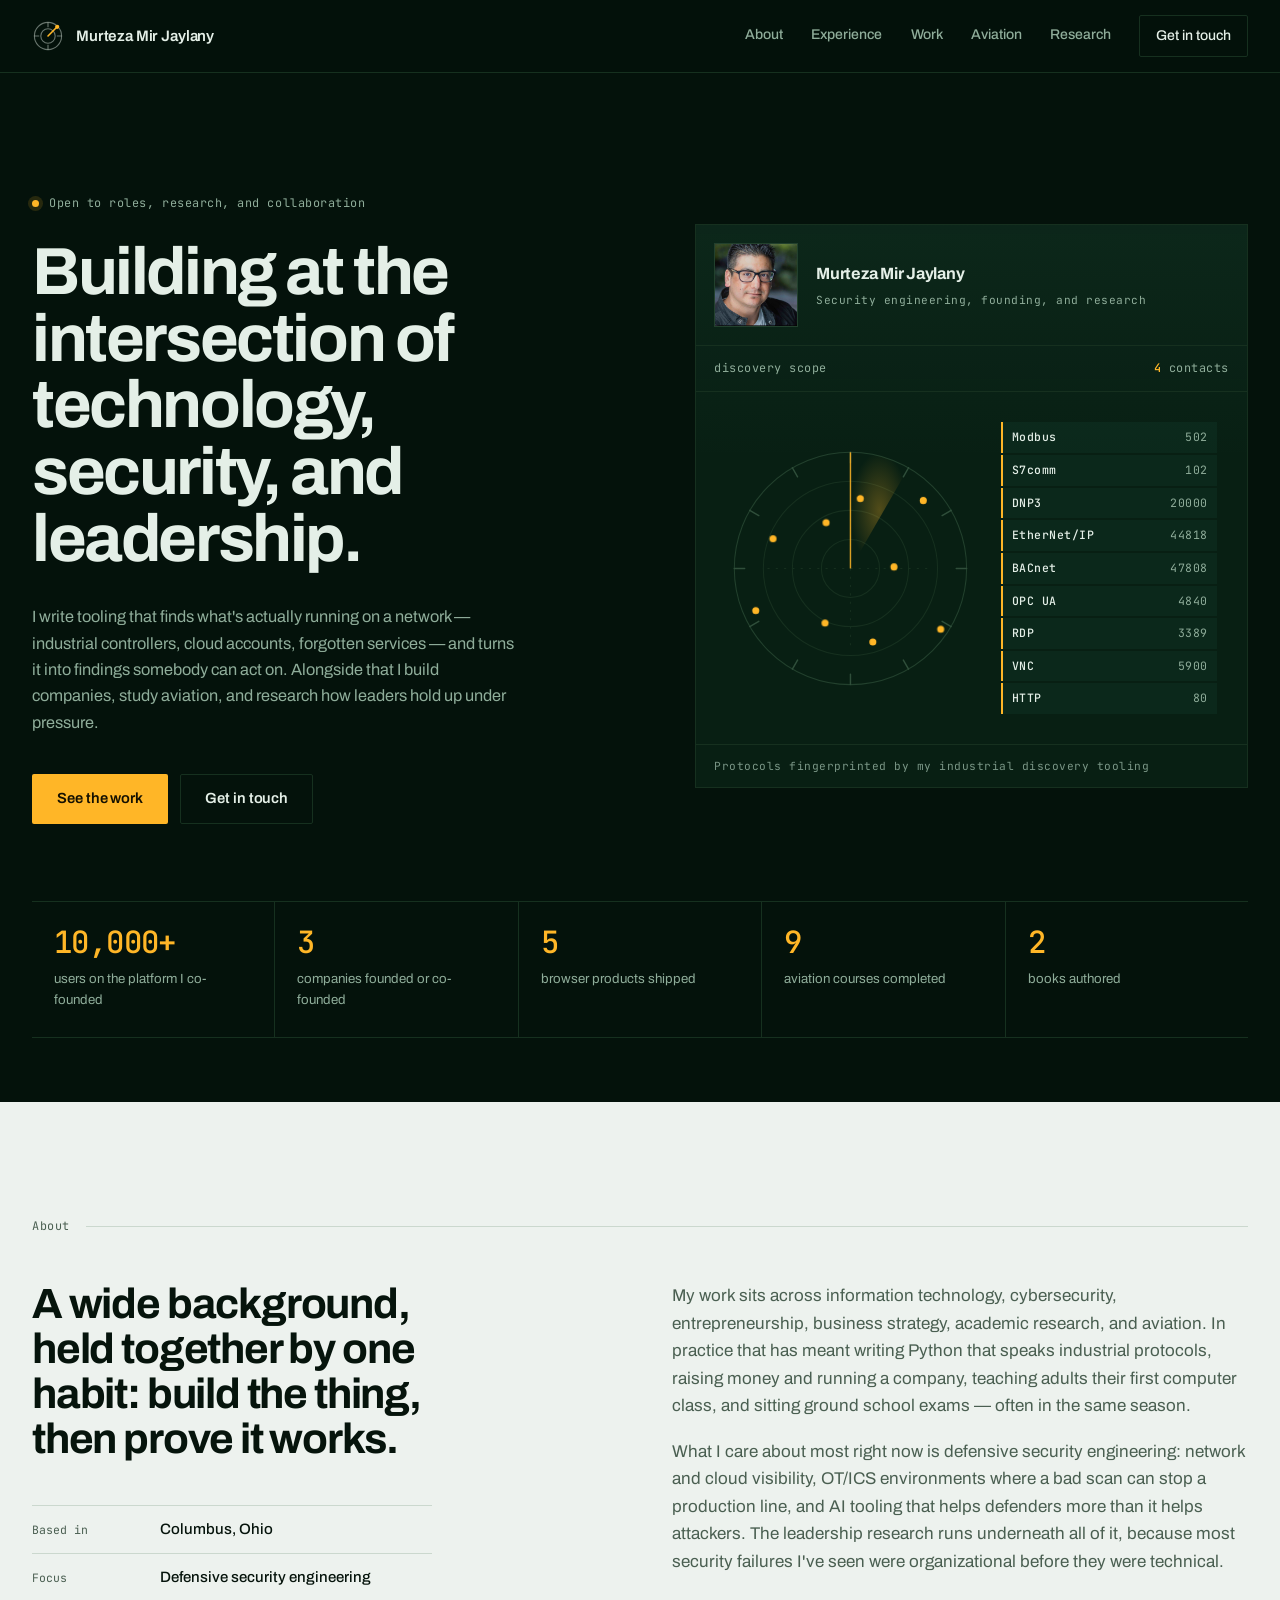
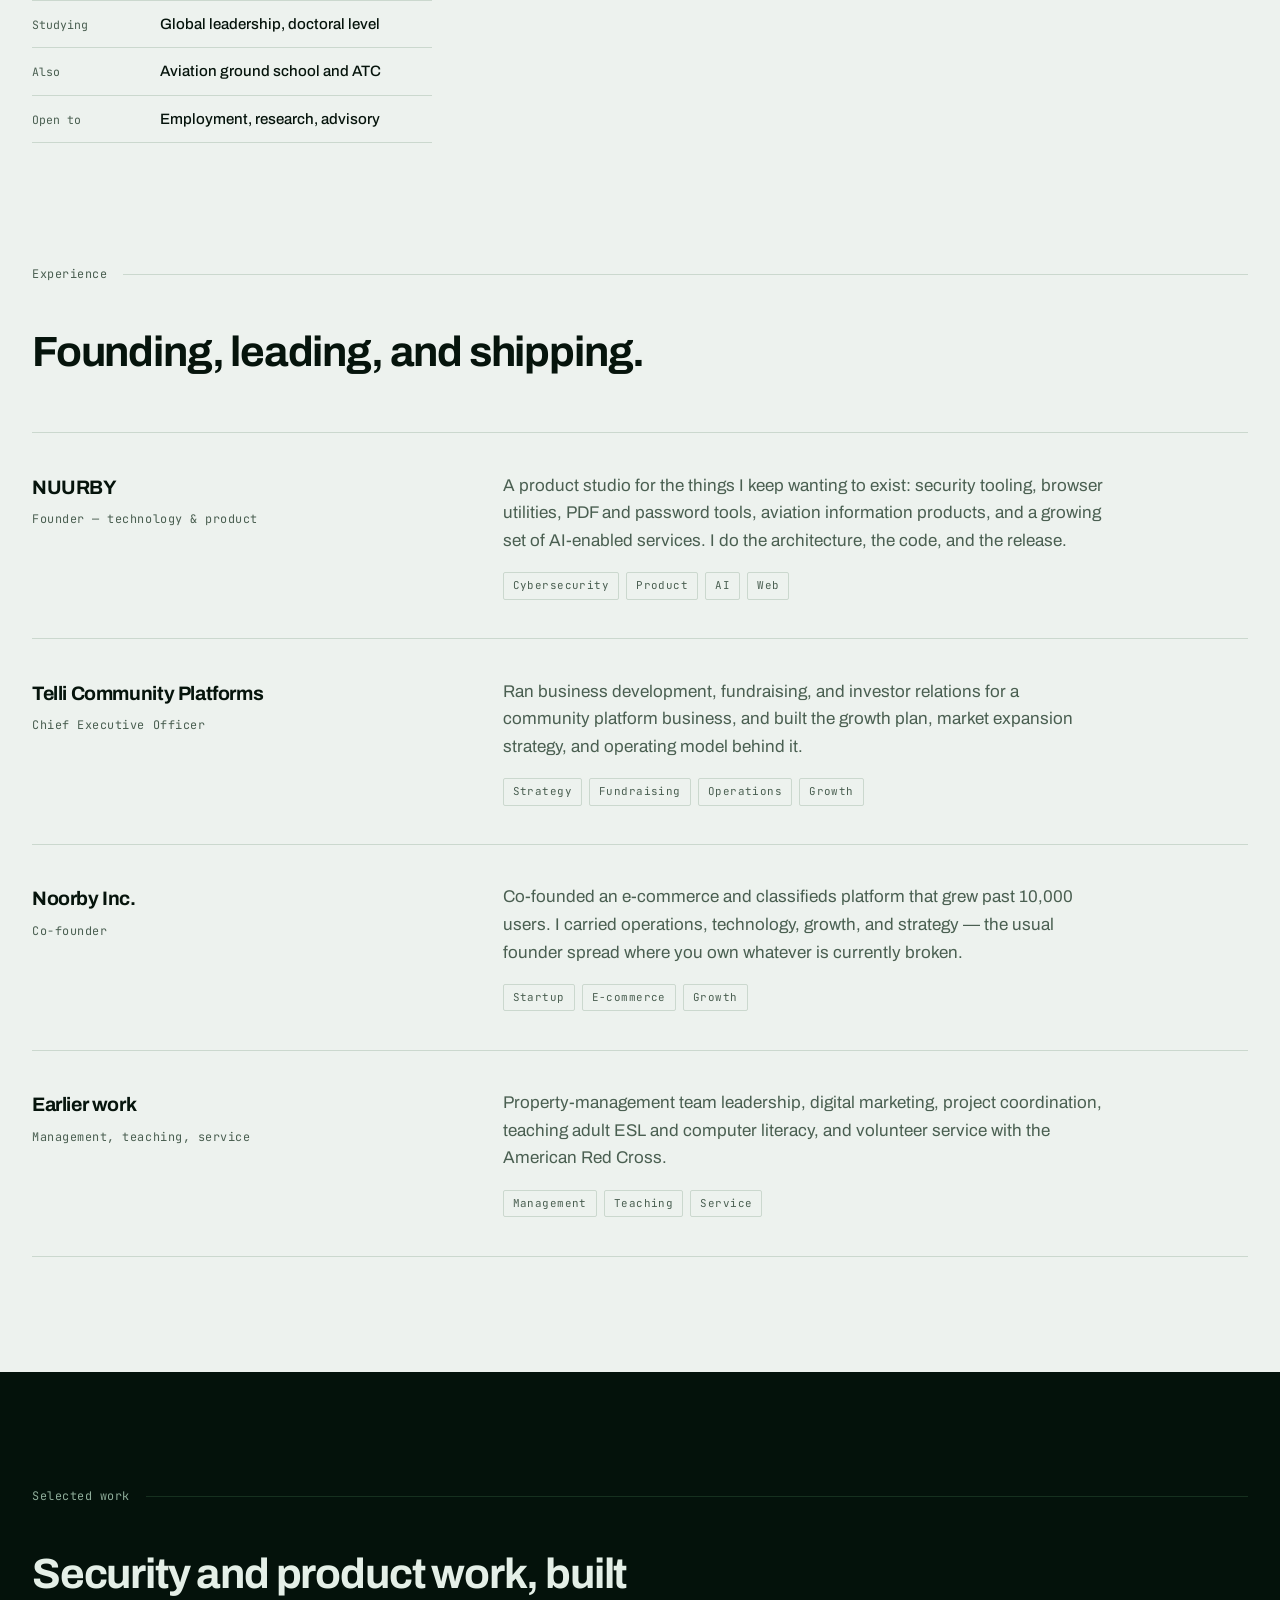
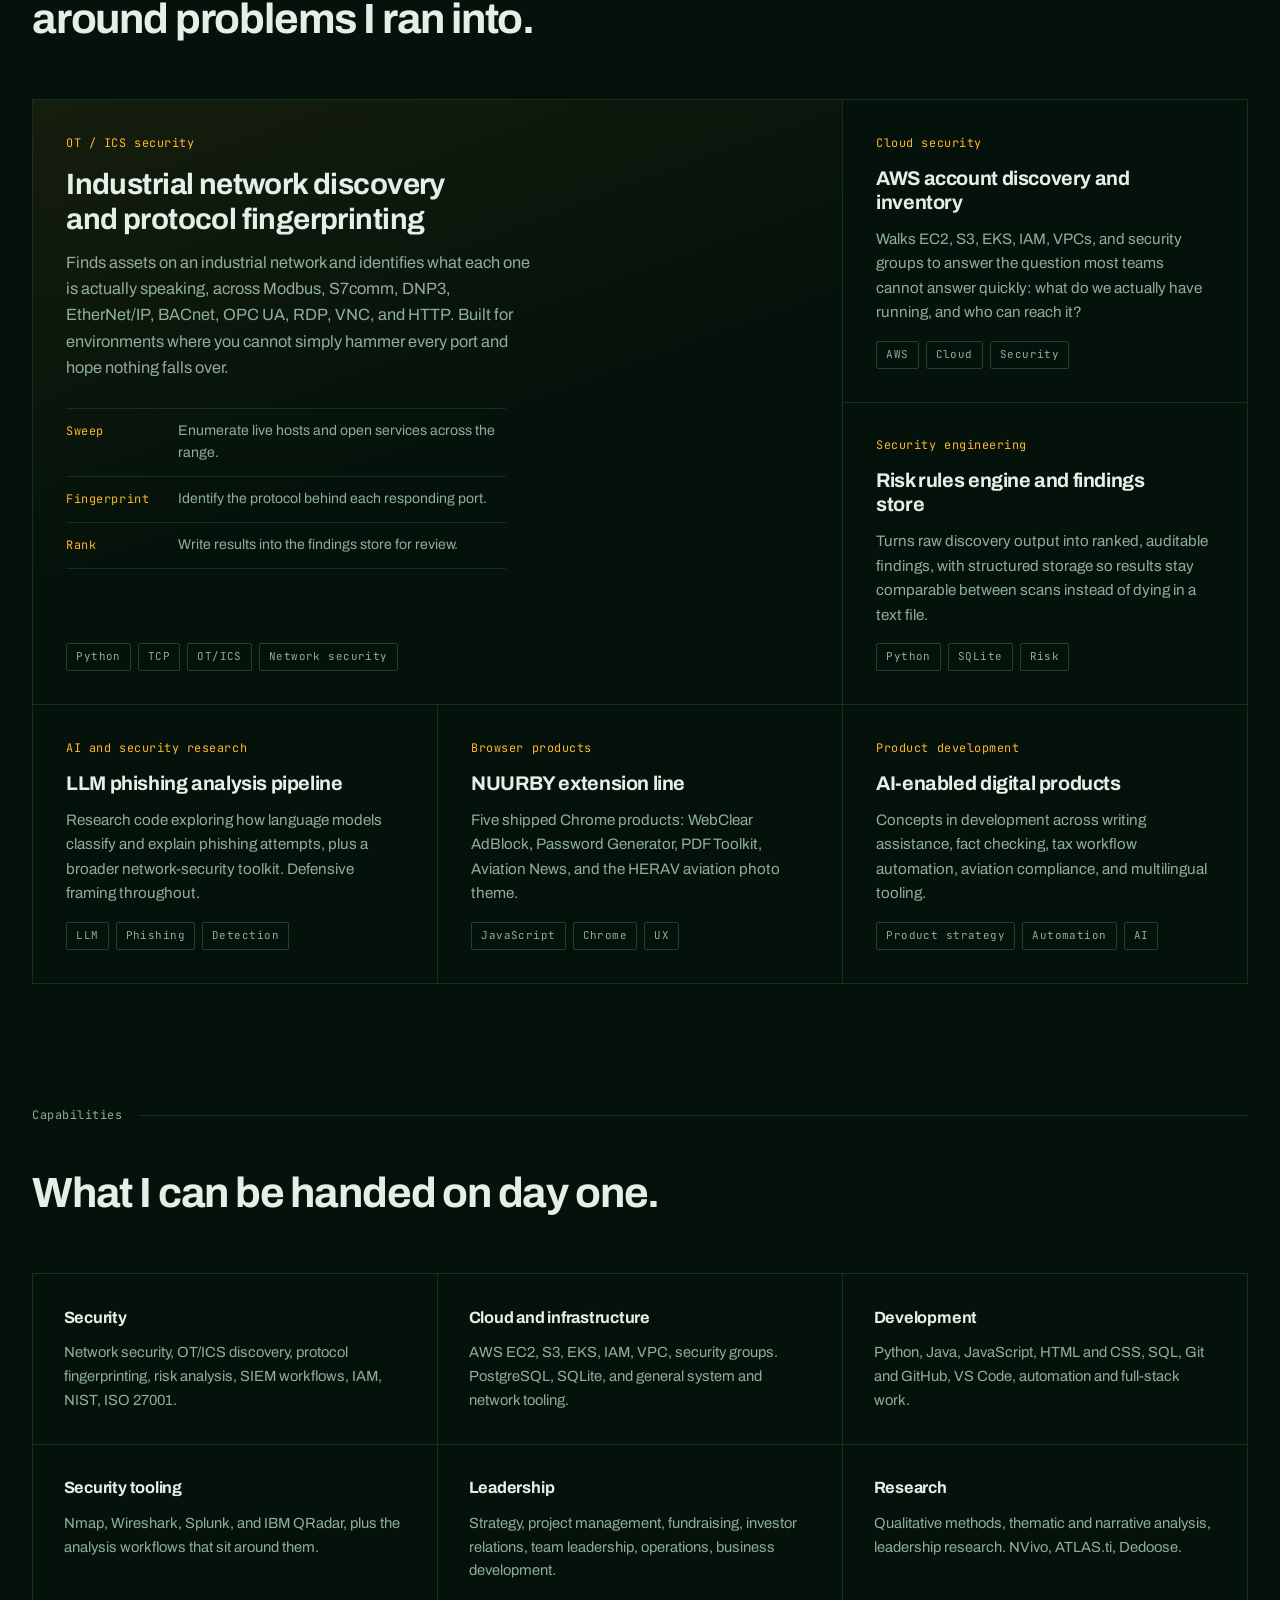
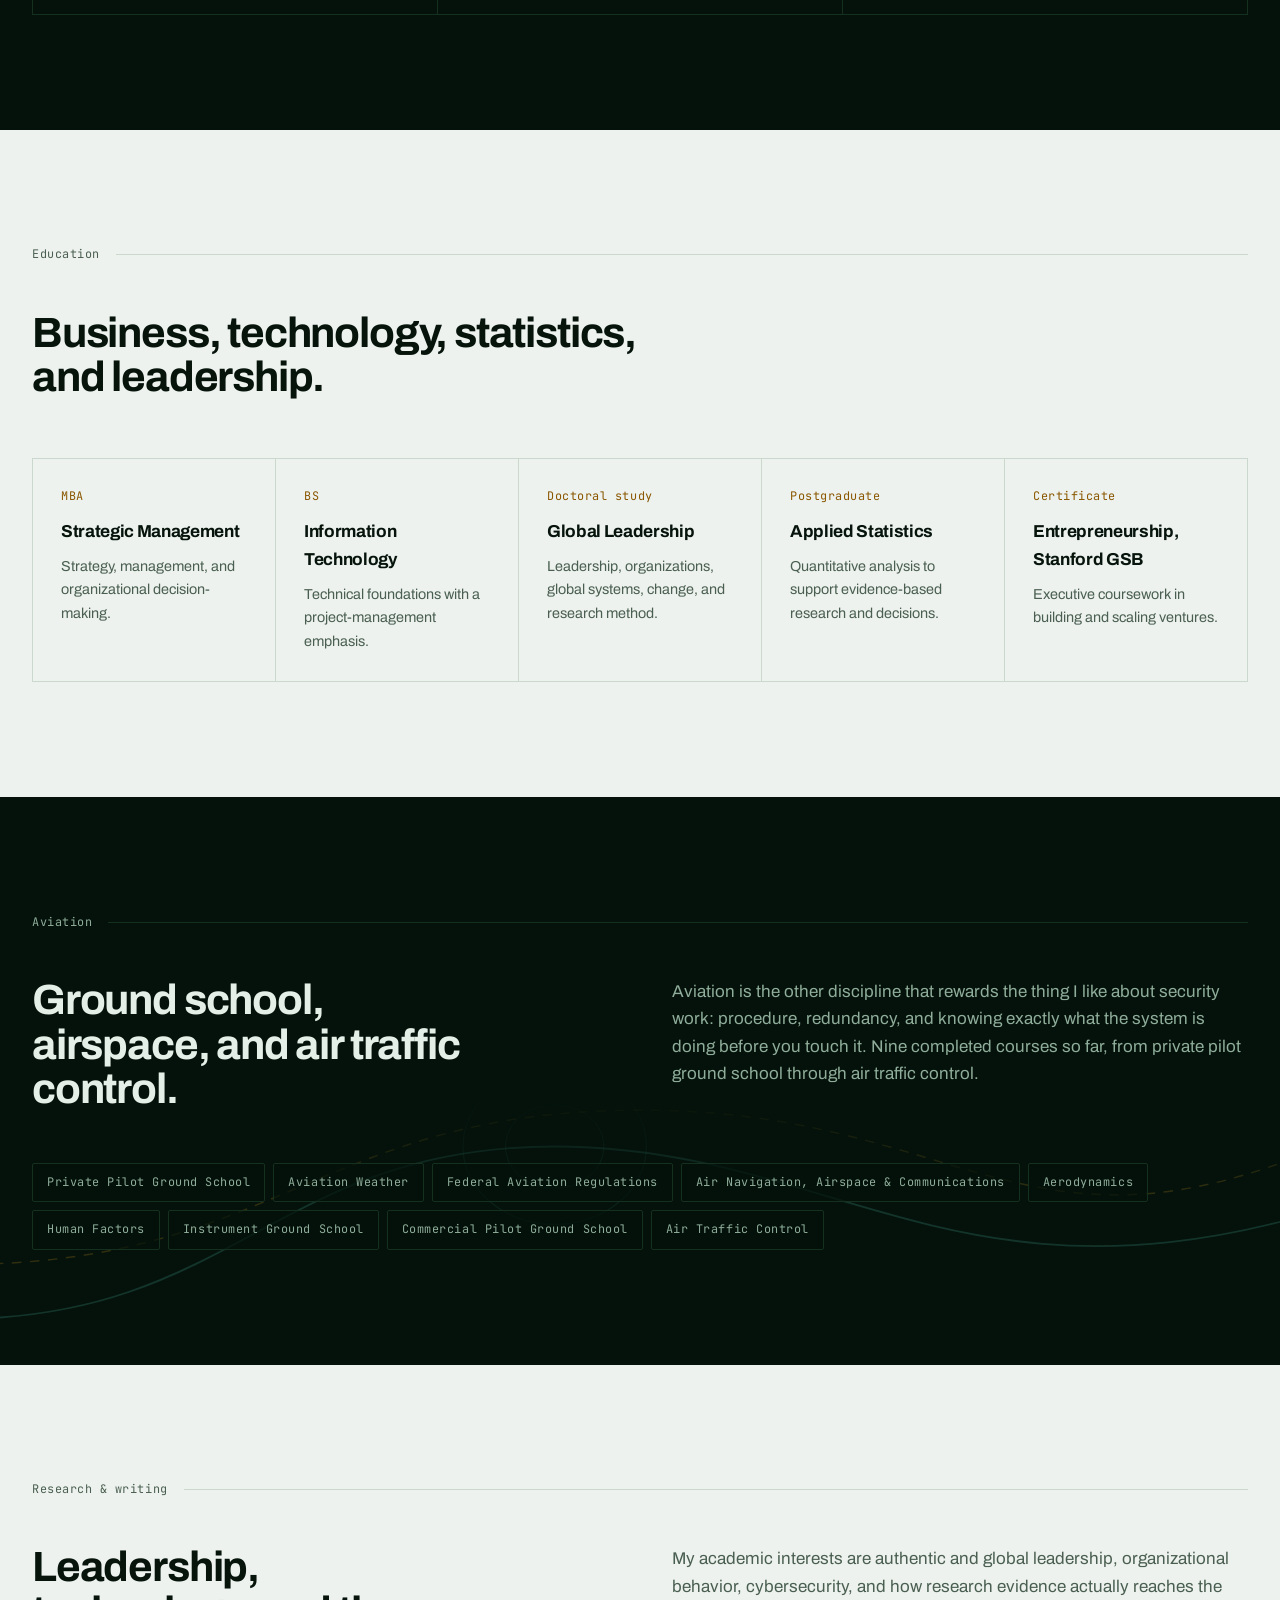
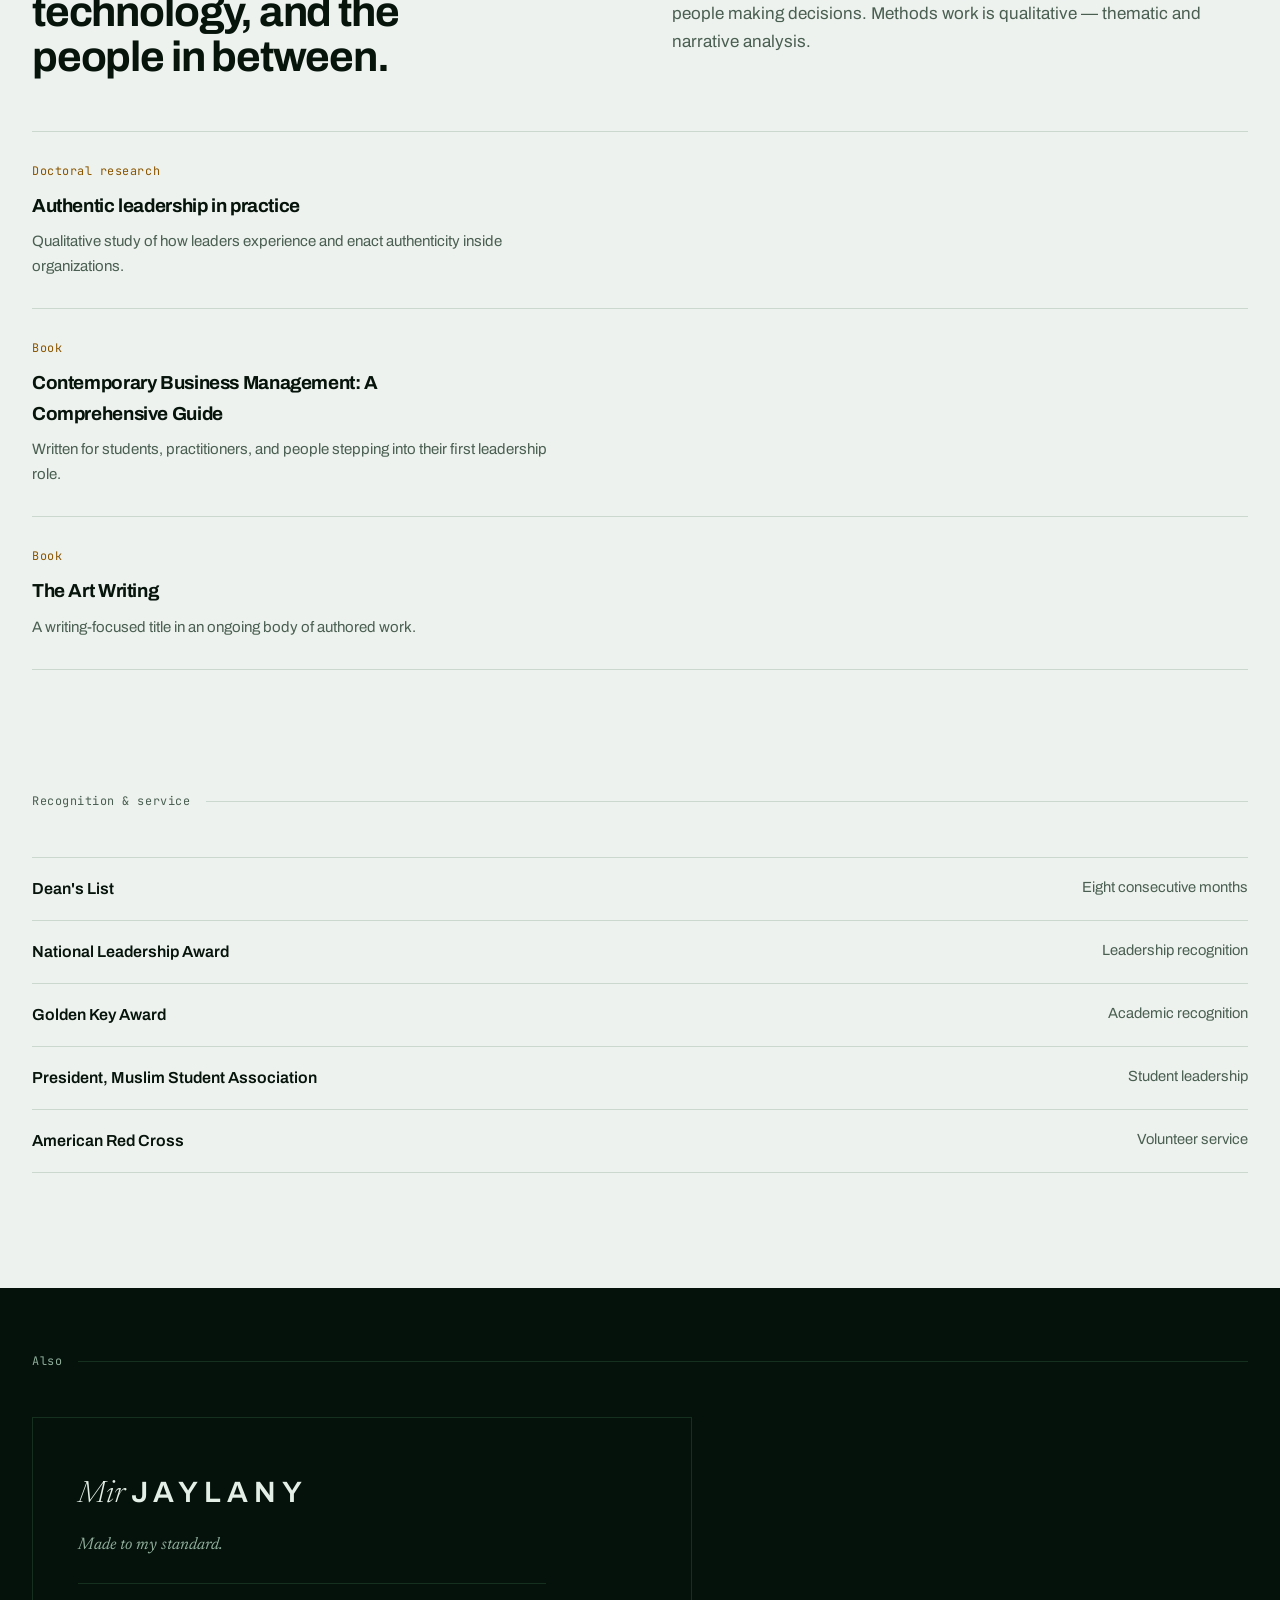
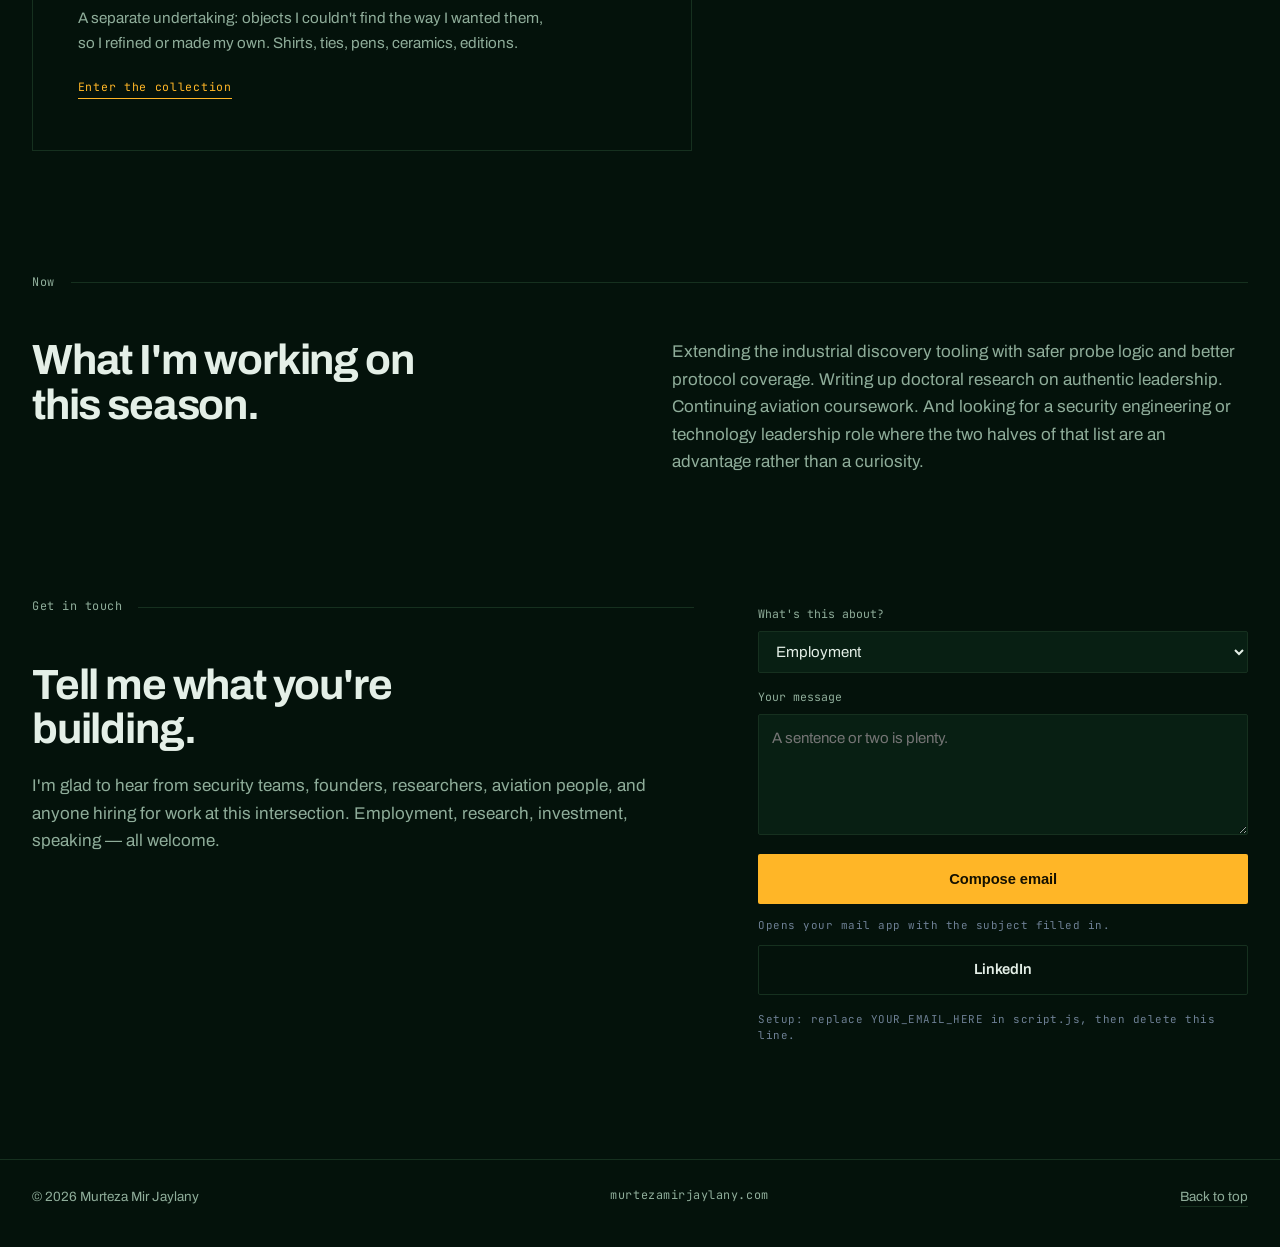
<file: index.html>
<!DOCTYPE html>
<html lang="en" class="no-js">
<head>
<meta charset="utf-8" />
<meta name="viewport" content="width=device-width, initial-scale=1" />
<title>Murteza Mir Jaylany — Cybersecurity, Aviation, Leadership</title>

<meta name="description" content="Murteza Mir Jaylany builds security tooling for industrial and cloud networks, founds technology companies, and studies aviation and global leadership." />
<meta name="author" content="Murteza Mir Jaylany" />
<link rel="canonical" href="https://murtezamirjaylany.com/" />

<meta property="og:type" content="website" />
<meta property="og:url" content="https://murtezamirjaylany.com/" />
<meta property="og:site_name" content="Murteza Mir Jaylany" />
<meta property="og:title" content="Murteza Mir Jaylany — Cybersecurity, Aviation, Leadership" />
<meta property="og:description" content="Security tooling for industrial and cloud networks. Founder. Researcher. Aviation student." />
<meta property="og:image" content="https://murtezamirjaylany.com/og-image.png" />
<meta property="og:image:width" content="1200" />
<meta property="og:image:height" content="630" />
<meta name="twitter:card" content="summary_large_image" />
<meta name="twitter:title" content="Murteza Mir Jaylany — Cybersecurity, Aviation, Leadership" />
<meta name="twitter:description" content="Security tooling for industrial and cloud networks. Founder. Researcher. Aviation student." />
<meta name="twitter:image" content="https://murtezamirjaylany.com/og-image.png" />

<meta name="theme-color" content="#04120B" />
<link rel="icon" href="favicon.svg" type="image/svg+xml" />
<link rel="apple-touch-icon" href="apple-touch-icon.png" />

<link rel="preconnect" href="https://fonts.googleapis.com" />
<link rel="preconnect" href="https://fonts.gstatic.com" crossorigin />
<link href="https://fonts.googleapis.com/css2?family=Archivo:wght@400;500;600;700;800&family=JetBrains+Mono:wght@400;500;700&family=Newsreader:opsz,wght@6..72,300&display=swap" rel="stylesheet" />
<link rel="stylesheet" href="styles.css" />

<script>document.documentElement.className = document.documentElement.className.replace('no-js','js');</script>

<script type="application/ld+json">
{
  "@context": "https://schema.org",
  "@type": "Person",
  "name": "Murteza Mir Jaylany",
  "url": "https://murtezamirjaylany.com/",
  "jobTitle": "Technology and Cybersecurity Professional",
  "sameAs": ["https://www.linkedin.com/in/murtezasmjaylany"],
  "knowsAbout": [
    "Cybersecurity","Network Security","OT/ICS Security","Cloud Security",
    "Information Technology","Aviation","Air Traffic Control",
    "Entrepreneurship","Global Leadership","Qualitative Research"
  ]
}
</script>
</head>

<body>
<a class="skip" href="#main">Skip to content</a>

<header class="masthead" id="top">
  <div class="shell masthead__in">
    <a class="ident" href="#top">
      <svg class="ident__mark" viewBox="0 0 40 40" aria-hidden="true" focusable="false">
        <circle cx="20" cy="20" r="17" fill="none" stroke="currentColor" stroke-width="1.4" opacity=".45"/>
        <circle cx="20" cy="20" r="9"  fill="none" stroke="currentColor" stroke-width="1.4" opacity=".45"/>
        <path d="M20 3v6M20 31v6M3 20h6M31 20h6" stroke="currentColor" stroke-width="1.4" opacity=".45"/>
        <path d="M20 20 L31.5 8.5" stroke="var(--mag)" stroke-width="2" stroke-linecap="round"/>
        <circle cx="31.5" cy="8.5" r="2.6" fill="var(--mag)"/>
      </svg>
      <span class="ident__name">Murteza Mir Jaylany</span>
    </a>

    <button class="burger" type="button" aria-expanded="false" aria-controls="nav">
      <span class="burger__bars" aria-hidden="true"><i></i><i></i></span>
      <span class="burger__label">Menu</span>
    </button>

    <nav class="nav" id="nav" aria-label="Primary">
      <a href="#about">About</a>
      <a href="#work">Experience</a>
      <a href="#projects">Work</a>
      <a href="#aviation">Aviation</a>
      <a href="#research">Research</a>
      <a class="nav__cta" href="#contact">Get in touch</a>
    </nav>
  </div>
</header>

<main id="main">

  <!-- ============ HERO ============ -->
  <section class="band band--void hero">
    <div class="shell hero__in">

      <div class="hero__copy">
        <p class="hero__status"><span class="dot" aria-hidden="true"></span>Open to roles, research, and collaboration</p>
        <h1 class="hero__title">Building at the intersection of technology, security, and leadership.</h1>
        <p class="hero__lede">
          I write tooling that finds what's actually running on a network — industrial
          controllers, cloud accounts, forgotten services — and turns it into findings
          somebody can act on. Alongside that I build companies, study aviation, and
          research how leaders hold up under pressure.
        </p>
        <div class="hero__acts">
          <a class="btn btn--solid" href="#projects">See the work</a>
          <a class="btn btn--ghost" href="#contact">Get in touch</a>
        </div>
      </div>

      <!-- The scope: discovery sweep + protocol readout -->
      <div class="scope" role="img" aria-label="Illustration of a network discovery scope plotting nine industrial and IT services with their standard ports.">
        <div class="ident-plate">
          <img src="portrait.jpg" alt="Portrait of Murteza Mir Jaylany" width="576" height="576" decoding="async" />
          <div>
            <b>Murteza Mir Jaylany</b>
            <span class="mono">Security engineering, founding, and research</span>
          </div>
        </div>

        <div class="scope__head">
          <span class="mono">discovery scope</span>
          <span class="mono scope__count"><b data-count>9</b> contacts</span>
        </div>

        <div class="scope__body">
          <svg class="scope__plot" viewBox="0 0 240 240" aria-hidden="true" focusable="false">
            <defs>
              <radialGradient id="sweepFade" cx="50%" cy="50%" r="50%">
                <stop offset="0%"  stop-color="var(--mag)" stop-opacity=".30"/>
                <stop offset="100%" stop-color="var(--mag)" stop-opacity="0"/>
              </radialGradient>
            </defs>

            <g class="scope__rings">
              <circle cx="120" cy="120" r="112"/>
              <circle cx="120" cy="120" r="84"/>
              <circle cx="120" cy="120" r="56"/>
              <circle cx="120" cy="120" r="28"/>
            </g>

            <g class="scope__ticks">
              <path d="M120 8v10M120 222v10M8 120h10M222 120h10"/>
              <path d="M176 22.9l-5 8.7M64 217.1l5-8.7M217.1 176l-8.7-5M22.9 64l8.7 5"/>
              <path d="M64 22.9l5 8.7M176 217.1l-5-8.7M22.9 176l8.7-5M217.1 64l-8.7 5"/>
            </g>

            <path class="scope__cross" d="M120 40v160M40 120h160"/>

            <g class="scope__sweep">
              <path d="M120 120 L120 8 A112 112 0 0 1 176 22.9 Z" fill="url(#sweepFade)"/>
              <path d="M120 120 L120 8" stroke="var(--mag)" stroke-width="1.4" opacity=".85"/>
            </g>

            <g class="scope__blips">
              <g class="blip"><circle cx="129.5" cy="52.7"  r="3.4"/></g>
              <g class="blip"><circle cx="190.2" cy="54.5"  r="3.4"/></g>
              <g class="blip"><circle cx="162.0" cy="118.5" r="3.4"/></g>
              <g class="blip"><circle cx="207.0" cy="178.7" r="3.4"/></g>
              <g class="blip"><circle cx="141.6" cy="190.8" r="3.4"/></g>
              <g class="blip"><circle cx="95.5"  cy="172.6" r="3.4"/></g>
              <g class="blip"><circle cx="28.7"  cy="160.7" r="3.4"/></g>
              <g class="blip"><circle cx="45.3"  cy="91.3"  r="3.4"/></g>
              <g class="blip"><circle cx="96.5"  cy="75.9"  r="3.4"/></g>
            </g>
          </svg>

          <ul class="readout mono">
            <li><b>Modbus</b><span>502</span></li>
            <li><b>S7comm</b><span>102</span></li>
            <li><b>DNP3</b><span>20000</span></li>
            <li><b>EtherNet/IP</b><span>44818</span></li>
            <li><b>BACnet</b><span>47808</span></li>
            <li><b>OPC&nbsp;UA</b><span>4840</span></li>
            <li><b>RDP</b><span>3389</span></li>
            <li><b>VNC</b><span>5900</span></li>
            <li><b>HTTP</b><span>80</span></li>
          </ul>
        </div>

        <p class="scope__foot mono">Protocols fingerprinted by my industrial discovery tooling</p>
      </div>
    </div>

    <!-- ============ IMPACT ============ -->
    <div class="shell">
      <ul class="impact" aria-label="Selected results">
        <li><b class="mono">10,000+</b><span>users on the platform I co-founded</span></li>
        <li><b class="mono">3</b><span>companies founded or co-founded</span></li>
        <li><b class="mono">5</b><span>browser products shipped</span></li>
        <li><b class="mono">9</b><span>aviation courses completed</span></li>
        <li><b class="mono">2</b><span>books authored</span></li>
      </ul>
    </div>
  </section>

  <!-- ============ ABOUT ============ -->
  <section class="band band--chart band--flush" id="about">
    <div class="shell">
      <p class="marker mono">About</p>
      <div class="duo">
        <div>
          <h2 class="h2">A wide background, held together by one habit: build the thing, then prove it works.</h2>
          <dl class="facts">
            <div><dt>Based in</dt><dd>Columbus, Ohio</dd></div>
            <div><dt>Focus</dt><dd>Defensive security engineering</dd></div>
            <div><dt>Studying</dt><dd>Global leadership, doctoral level</dd></div>
            <div><dt>Also</dt><dd>Aviation ground school and ATC</dd></div>
            <div><dt>Open to</dt><dd>Employment, research, advisory</dd></div>
          </dl>
        </div>
        <div class="prose">
          <p>
            My work sits across information technology, cybersecurity, entrepreneurship,
            business strategy, academic research, and aviation. In practice that has meant
            writing Python that speaks industrial protocols, raising money and running a
            company, teaching adults their first computer class, and sitting ground school
            exams — often in the same season.
          </p>
          <p>
            What I care about most right now is defensive security engineering: network and
            cloud visibility, OT/ICS environments where a bad scan can stop a production
            line, and AI tooling that helps defenders more than it helps attackers. The
            leadership research runs underneath all of it, because most security failures
            I've seen were organizational before they were technical.
          </p>
        </div>
      </div>
    </div>
  </section>

  <!-- ============ EXPERIENCE ============ -->
  <section class="band band--chart band--tight" id="work">
    <div class="shell">
      <p class="marker mono">Experience</p>
      <h2 class="h2 h2--wide">Founding, leading, and shipping.</h2>

      <ol class="roles">
        <li class="role">
          <div class="role__meta">
            <span class="role__org">NUURBY</span>
            <span class="mono role__title">Founder — technology &amp; product</span>
          </div>
          <div class="role__body">
            <p>
              A product studio for the things I keep wanting to exist: security tooling,
              browser utilities, PDF and password tools, aviation information products, and
              a growing set of AI-enabled services. I do the architecture, the code, and the
              release.
            </p>
            <ul class="chips"><li>Cybersecurity</li><li>Product</li><li>AI</li><li>Web</li></ul>
          </div>
        </li>

        <li class="role">
          <div class="role__meta">
            <span class="role__org">Telli Community Platforms</span>
            <span class="mono role__title">Chief Executive Officer</span>
          </div>
          <div class="role__body">
            <p>
              Ran business development, fundraising, and investor relations for a
              community platform business, and built the growth plan, market expansion
              strategy, and operating model behind it.
            </p>
            <ul class="chips"><li>Strategy</li><li>Fundraising</li><li>Operations</li><li>Growth</li></ul>
          </div>
        </li>

        <li class="role">
          <div class="role__meta">
            <span class="role__org">Noorby Inc.</span>
            <span class="mono role__title">Co-founder</span>
          </div>
          <div class="role__body">
            <p>
              Co-founded an e-commerce and classifieds platform that grew past 10,000 users.
              I carried operations, technology, growth, and strategy — the usual founder
              spread where you own whatever is currently broken.
            </p>
            <ul class="chips"><li>Startup</li><li>E-commerce</li><li>Growth</li></ul>
          </div>
        </li>

        <li class="role">
          <div class="role__meta">
            <span class="role__org">Earlier work</span>
            <span class="mono role__title">Management, teaching, service</span>
          </div>
          <div class="role__body">
            <p>
              Property-management team leadership, digital marketing, project coordination,
              teaching adult ESL and computer literacy, and volunteer service with the
              American Red Cross.
            </p>
            <ul class="chips"><li>Management</li><li>Teaching</li><li>Service</li></ul>
          </div>
        </li>
      </ol>
    </div>
  </section>

  <!-- ============ PROJECTS ============ -->
  <section class="band band--void band--flush" id="projects">
    <div class="shell">
      <p class="marker mono">Selected work</p>
      <h2 class="h2 h2--wide">Security and product work, built around problems I ran into.</h2>

      <div class="grid">

        <article class="cell cell--lead">
          <p class="cell__domain mono">OT / ICS security</p>
          <h3 class="cell__title">Industrial network discovery and protocol fingerprinting</h3>
          <p class="cell__text">
            Finds assets on an industrial network and identifies what each one is actually
            speaking, across Modbus, S7comm, DNP3, EtherNet/IP, BACnet, OPC UA, RDP, VNC, and
            HTTP. Built for environments where you cannot simply hammer every port and hope
            nothing falls over.
          </p>
          <ol class="stages">
            <li><span class="mono">Sweep</span><p>Enumerate live hosts and open services across the range.</p></li>
            <li><span class="mono">Fingerprint</span><p>Identify the protocol behind each responding port.</p></li>
            <li><span class="mono">Rank</span><p>Write results into the findings store for review.</p></li>
          </ol>
          <ul class="chips chips--dark"><li>Python</li><li>TCP</li><li>OT/ICS</li><li>Network security</li></ul>
        </article>

        <article class="cell">
          <p class="cell__domain mono">Cloud security</p>
          <h3 class="cell__title">AWS account discovery and inventory</h3>
          <p class="cell__text">
            Walks EC2, S3, EKS, IAM, VPCs, and security groups to answer the question most
            teams cannot answer quickly: what do we actually have running, and who can reach it?
          </p>
          <ul class="chips chips--dark"><li>AWS</li><li>Cloud</li><li>Security</li></ul>
        </article>

        <article class="cell">
          <p class="cell__domain mono">Security engineering</p>
          <h3 class="cell__title">Risk rules engine and findings store</h3>
          <p class="cell__text">
            Turns raw discovery output into ranked, auditable findings, with structured
            storage so results stay comparable between scans instead of dying in a text file.
          </p>
          <ul class="chips chips--dark"><li>Python</li><li>SQLite</li><li>Risk</li></ul>
        </article>

        <article class="cell">
          <p class="cell__domain mono">AI and security research</p>
          <h3 class="cell__title">LLM phishing analysis pipeline</h3>
          <p class="cell__text">
            Research code exploring how language models classify and explain phishing
            attempts, plus a broader network-security toolkit. Defensive framing throughout.
          </p>
          <ul class="chips chips--dark"><li>LLM</li><li>Phishing</li><li>Detection</li></ul>
        </article>

        <article class="cell">
          <p class="cell__domain mono">Browser products</p>
          <h3 class="cell__title">NUURBY extension line</h3>
          <p class="cell__text">
            Five shipped Chrome products: WebClear AdBlock, Password Generator, PDF Toolkit,
            Aviation News, and the HERAV aviation photo theme.
          </p>
          <ul class="chips chips--dark"><li>JavaScript</li><li>Chrome</li><li>UX</li></ul>
        </article>

        <article class="cell">
          <p class="cell__domain mono">Product development</p>
          <h3 class="cell__title">AI-enabled digital products</h3>
          <p class="cell__text">
            Concepts in development across writing assistance, fact checking, tax workflow
            automation, aviation compliance, and multilingual tooling.
          </p>
          <ul class="chips chips--dark"><li>Product strategy</li><li>Automation</li><li>AI</li></ul>
        </article>

      </div>
    </div>
  </section>

  <!-- ============ CAPABILITIES ============ -->
  <section class="band band--void band--tight" id="capabilities">
    <div class="shell">
      <p class="marker mono">Capabilities</p>
      <h2 class="h2 h2--wide">What I can be handed on day one.</h2>

      <dl class="caps">
        <div class="cap">
          <dt>Security</dt>
          <dd>Network security, OT/ICS discovery, protocol fingerprinting, risk analysis, SIEM workflows, IAM, NIST, ISO 27001.</dd>
        </div>
        <div class="cap">
          <dt>Cloud and infrastructure</dt>
          <dd>AWS EC2, S3, EKS, IAM, VPC, security groups. PostgreSQL, SQLite, and general system and network tooling.</dd>
        </div>
        <div class="cap">
          <dt>Development</dt>
          <dd>Python, Java, JavaScript, HTML and CSS, SQL, Git and GitHub, VS Code, automation and full-stack work.</dd>
        </div>
        <div class="cap">
          <dt>Security tooling</dt>
          <dd>Nmap, Wireshark, Splunk, and IBM QRadar, plus the analysis workflows that sit around them.</dd>
        </div>
        <div class="cap">
          <dt>Leadership</dt>
          <dd>Strategy, project management, fundraising, investor relations, team leadership, operations, business development.</dd>
        </div>
        <div class="cap">
          <dt>Research</dt>
          <dd>Qualitative methods, thematic and narrative analysis, leadership research. NVivo, ATLAS.ti, Dedoose.</dd>
        </div>
      </dl>
    </div>
  </section>

  <!-- ============ EDUCATION ============ -->
  <section class="band band--chart" id="education">
    <div class="shell">
      <p class="marker mono">Education</p>
      <h2 class="h2 h2--wide">Business, technology, statistics, and leadership.</h2>

      <ul class="degrees">
        <li>
          <span class="mono degrees__level">MBA</span>
          <h3>Strategic Management</h3>
          <p>Strategy, management, and organizational decision-making.</p>
        </li>
        <li>
          <span class="mono degrees__level">BS</span>
          <h3>Information Technology</h3>
          <p>Technical foundations with a project-management emphasis.</p>
        </li>
        <li>
          <span class="mono degrees__level">Doctoral study</span>
          <h3>Global Leadership</h3>
          <p>Leadership, organizations, global systems, change, and research method.</p>
        </li>
        <li>
          <span class="mono degrees__level">Postgraduate</span>
          <h3>Applied Statistics</h3>
          <p>Quantitative analysis to support evidence-based research and decisions.</p>
        </li>
        <li>
          <span class="mono degrees__level">Certificate</span>
          <h3>Entrepreneurship, Stanford GSB</h3>
          <p>Executive coursework in building and scaling ventures.</p>
        </li>
      </ul>
    </div>
  </section>

  <!-- ============ AVIATION ============ -->
  <section class="band band--void band--sectional" id="aviation">
    <svg class="sectional" viewBox="0 0 1200 300" preserveAspectRatio="none" aria-hidden="true" focusable="false">
      <path d="M-40 250 C 220 250 260 60 520 60 S 900 250 1240 130" class="sectional__b"/>
      <path d="M-40 190 C 260 190 300 20 600 20 S 960 200 1240 60"  class="sectional__e"/>
      <circle cx="520" cy="60" r="46" class="sectional__ring"/>
      <circle cx="520" cy="60" r="86" class="sectional__ring"/>
    </svg>

    <div class="shell">
      <p class="marker mono">Aviation</p>
      <div class="duo">
        <h2 class="h2">Ground school, airspace, and air traffic control.</h2>
        <div class="prose">
          <p>
            Aviation is the other discipline that rewards the thing I like about security
            work: procedure, redundancy, and knowing exactly what the system is doing before
            you touch it. Nine completed courses so far, from private pilot ground school
            through air traffic control.
          </p>
        </div>
      </div>

      <ul class="courses mono">
        <li>Private Pilot Ground School</li>
        <li>Aviation Weather</li>
        <li>Federal Aviation Regulations</li>
        <li>Air Navigation, Airspace &amp; Communications</li>
        <li>Aerodynamics</li>
        <li>Human Factors</li>
        <li>Instrument Ground School</li>
        <li>Commercial Pilot Ground School</li>
        <li>Air Traffic Control</li>
      </ul>
    </div>
  </section>

  <!-- ============ RESEARCH ============ -->
  <section class="band band--chart band--flush" id="research">
    <div class="shell">
      <p class="marker mono">Research &amp; writing</p>
      <div class="duo">
        <h2 class="h2">Leadership, technology, and the people in between.</h2>
        <div class="prose">
          <p>
            My academic interests are authentic and global leadership, organizational
            behavior, cybersecurity, and how research evidence actually reaches the people
            making decisions. Methods work is qualitative — thematic and narrative analysis.
          </p>
        </div>
      </div>

      <ul class="works">
        <li>
          <span class="mono works__kind">Doctoral research</span>
          <h3>Authentic leadership in practice</h3>
          <p>Qualitative study of how leaders experience and enact authenticity inside organizations.</p>
        </li>
        <li>
          <span class="mono works__kind">Book</span>
          <h3>Contemporary Business Management: A Comprehensive Guide</h3>
          <p>Written for students, practitioners, and people stepping into their first leadership role.</p>
        </li>
        <li>
          <span class="mono works__kind">Book</span>
          <h3>The Art Writing</h3>
          <p>A writing-focused title in an ongoing body of authored work.</p>
        </li>
      </ul>
    </div>
  </section>

  <!-- ============ RECOGNITION ============ -->
  <section class="band band--chart band--tight" id="recognition">
    <div class="shell">
      <p class="marker mono">Recognition &amp; service</p>
      <ul class="honors">
        <li><b>Dean's List</b><span>Eight consecutive months</span></li>
        <li><b>National Leadership Award</b><span>Leadership recognition</span></li>
        <li><b>Golden Key Award</b><span>Academic recognition</span></li>
        <li><b>President, Muslim Student Association</b><span>Student leadership</span></li>
        <li><b>American Red Cross</b><span>Volunteer service</span></li>
      </ul>
    </div>
  </section>

  <!-- ============ RECOMMENDATIONS (parked) ============ -->
  <!-- Three placeholder cards lived here. Visible "PLACEHOLDER" text reads worse
       than no section at all, so the markup is parked below.

       To switch it on: paste 2-3 real quotes into the blocks, remove the comment
       markers wrapping this block, and re-add the nav link
       (a href="#recommendations") in the header.

       Ask a professor, a former manager, and a client. Give each a sentence about
       what you'd like them to speak to; people say yes far more often when they
       aren't staring at a blank page.

  <section class="band band--chart band--tight band--flush" id="recommendations">
    <div class="shell">
      <p class="marker mono">Recommendations</p>
      <h2 class="h2 h2--wide">What people I've worked with say.</h2>

      <div class="quotes">
        <figure class="quote">
          <blockquote><p>Quote one.</p></blockquote>
          <figcaption><b>Name</b><span>Title, Organization</span></figcaption>
        </figure>
        <figure class="quote">
          <blockquote><p>Quote two.</p></blockquote>
          <figcaption><b>Name</b><span>Title, Organization</span></figcaption>
        </figure>
        <figure class="quote">
          <blockquote><p>Quote three.</p></blockquote>
          <figcaption><b>Name</b><span>Title, Organization</span></figcaption>
        </figure>
      </div>
    </div>
  </section>
  -->

  <!-- ============ JAYLANY ============ -->
  <section class="band band--void band--tight band--flush" id="jaylany">
    <div class="shell">
      <p class="marker mono">Also</p>
      <a class="door" href="jaylany/">
        <span class="door__mark">
          <span class="door__mir">Mir</span><span class="door__name">JAYLANY</span>
        </span>
        <span class="door__tag">Made to my standard.</span>
        <span class="door__body">
          A separate undertaking: objects I couldn't find the way I wanted them,
          so I refined or made my own. Shirts, ties, pens, ceramics, editions.
        </span>
        <span class="door__go">Enter the collection</span>
      </a>
    </div>
  </section>

  <!-- ============ NOW ============ -->
  <!-- EDIT ME: rewrite this every few months so it stays true. -->
  <section class="band band--void band--tight band--flush" id="now">
    <div class="shell">
      <p class="marker mono">Now</p>
      <div class="duo">
        <h2 class="h2">What I'm working on this season.</h2>
        <div class="prose">
          <p>
            Extending the industrial discovery tooling with safer probe logic and better
            protocol coverage. Writing up doctoral research on authentic leadership.
            Continuing aviation coursework. And looking for a security engineering or
            technology leadership role where the two halves of that list are an advantage
            rather than a curiosity.
          </p>
        </div>
      </div>
    </div>
  </section>

  <!-- ============ CONTACT ============ -->
  <section class="band band--void band--tight contact" id="contact">
    <div class="shell contact__in">
      <div>
        <p class="marker mono">Get in touch</p>
        <h2 class="h2">Tell me what you're building.</h2>
        <p class="prose prose--dark">
          I'm glad to hear from security teams, founders, researchers, aviation people, and
          anyone hiring for work at this intersection. Employment, research, investment,
          speaking — all welcome.
        </p>
      </div>

      <div class="contact__acts">
        <!-- REPLACE YOUR_EMAIL_HERE (in script.js and below) with your real address, then delete the .setup note. -->
        <div class="form">
          <label for="topic">What's this about?</label>
          <select id="topic">
            <option>Employment</option>
            <option>Research</option>
            <option>Investment</option>
            <option>Business</option>
            <option>Aviation</option>
            <option>Speaking</option>
            <option>General inquiry</option>
          </select>

          <label for="note">Your message</label>
          <textarea id="note" rows="4" placeholder="A sentence or two is plenty."></textarea>

          <button class="btn btn--solid" type="button" id="send">Compose email</button>
          <p class="microcopy mono">Opens your mail app with the subject filled in.</p>
        </div>

        <a class="btn btn--ghost" href="https://www.linkedin.com/in/murtezasmjaylany" target="_blank" rel="noopener noreferrer">LinkedIn</a>
        <p class="setup mono">Setup: replace YOUR_EMAIL_HERE in script.js, then delete this line.</p>
      </div>
    </div>
  </section>

</main>

<footer class="foot">
  <div class="shell foot__in">
    <p>&copy; <span id="year">2026</span> Murteza Mir Jaylany</p>
    <p class="mono">murtezamirjaylany.com</p>
    <p><a href="#top">Back to top</a></p>
  </div>
</footer>

<script src="script.js"></script>
</body>
</html>
</file>
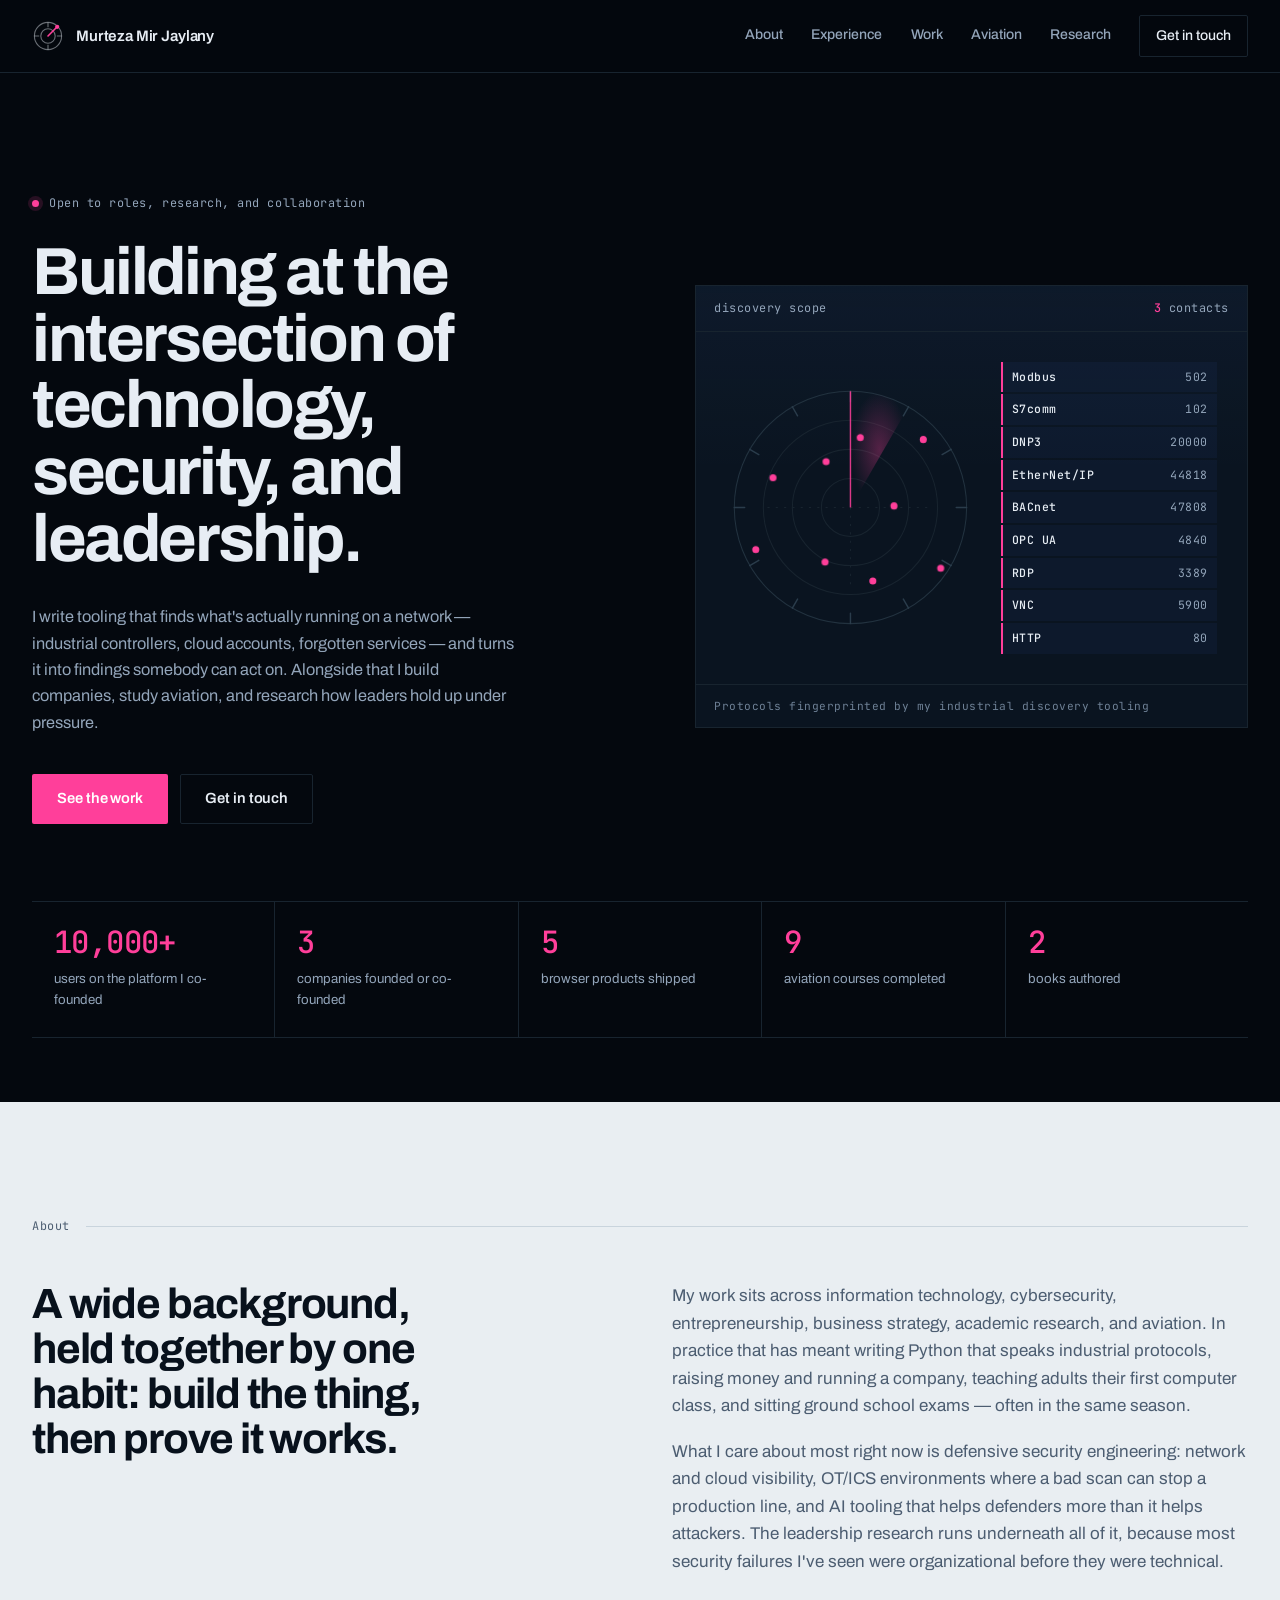
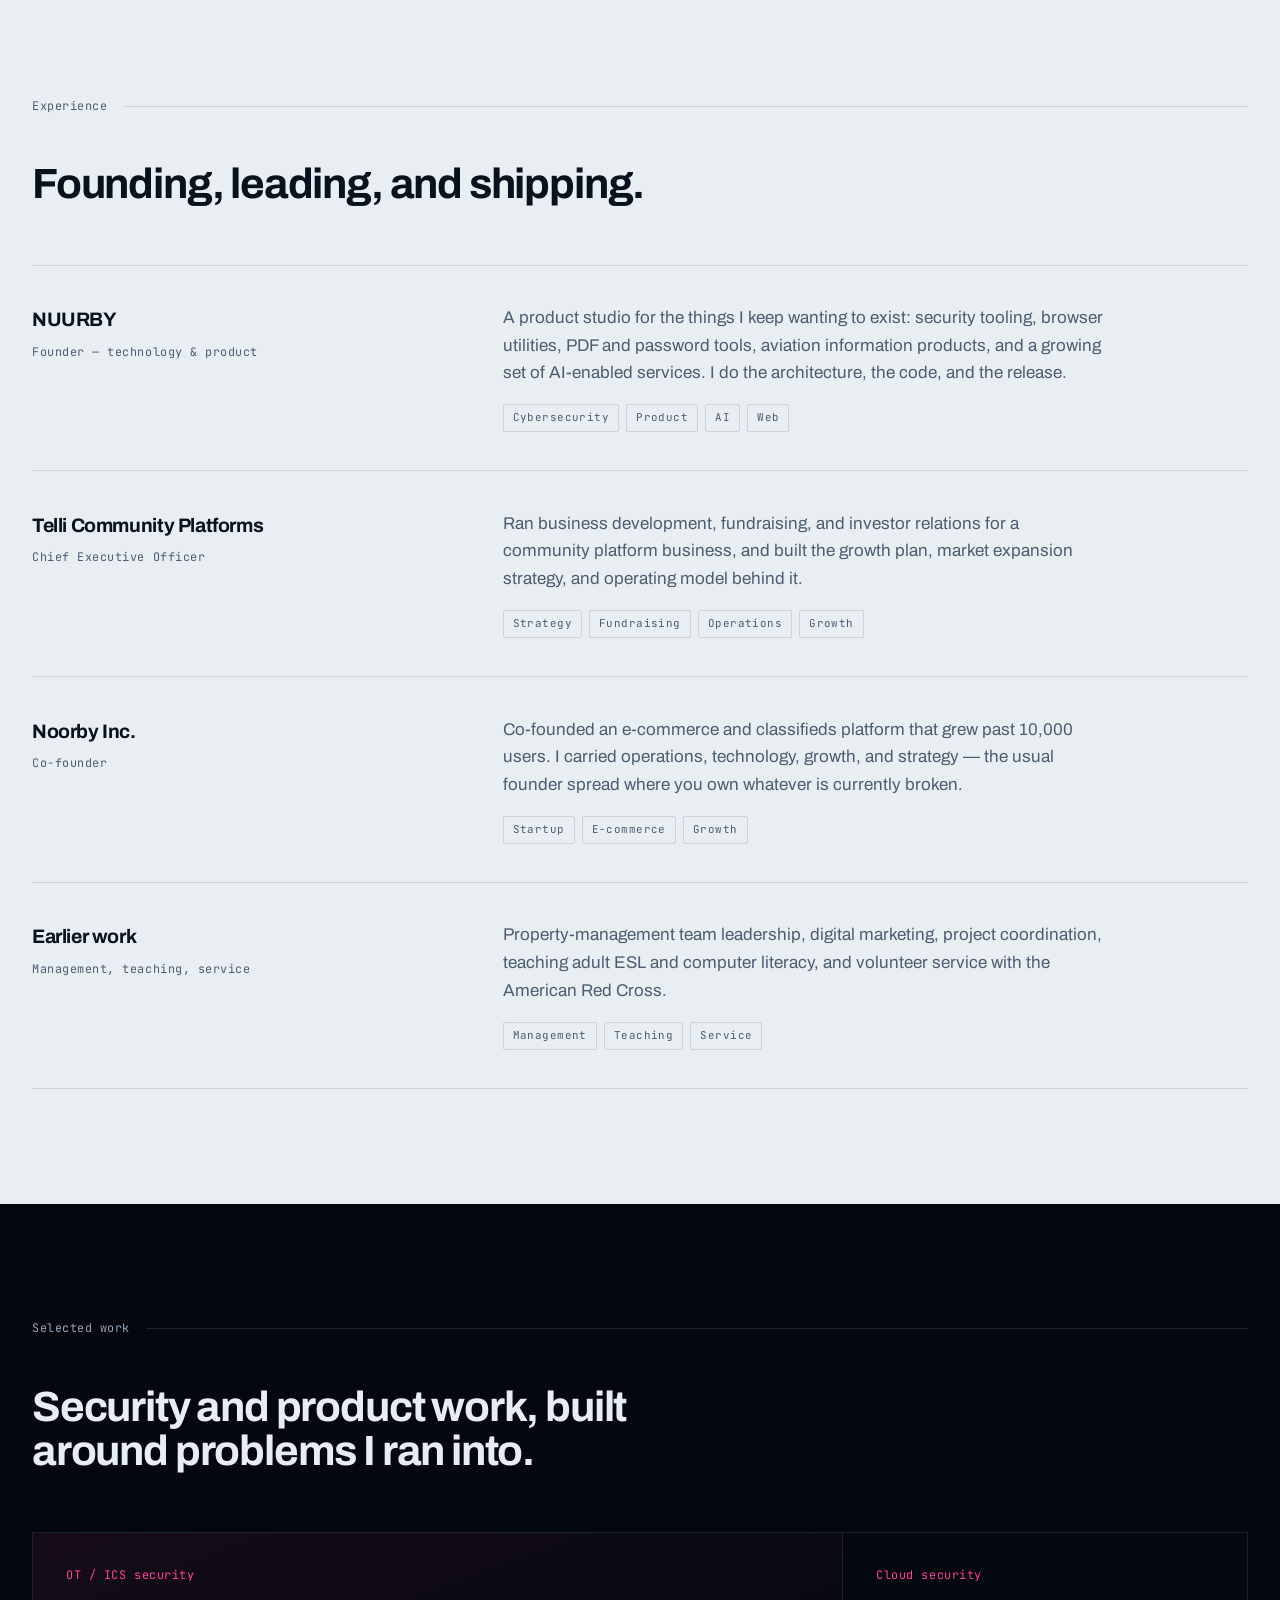
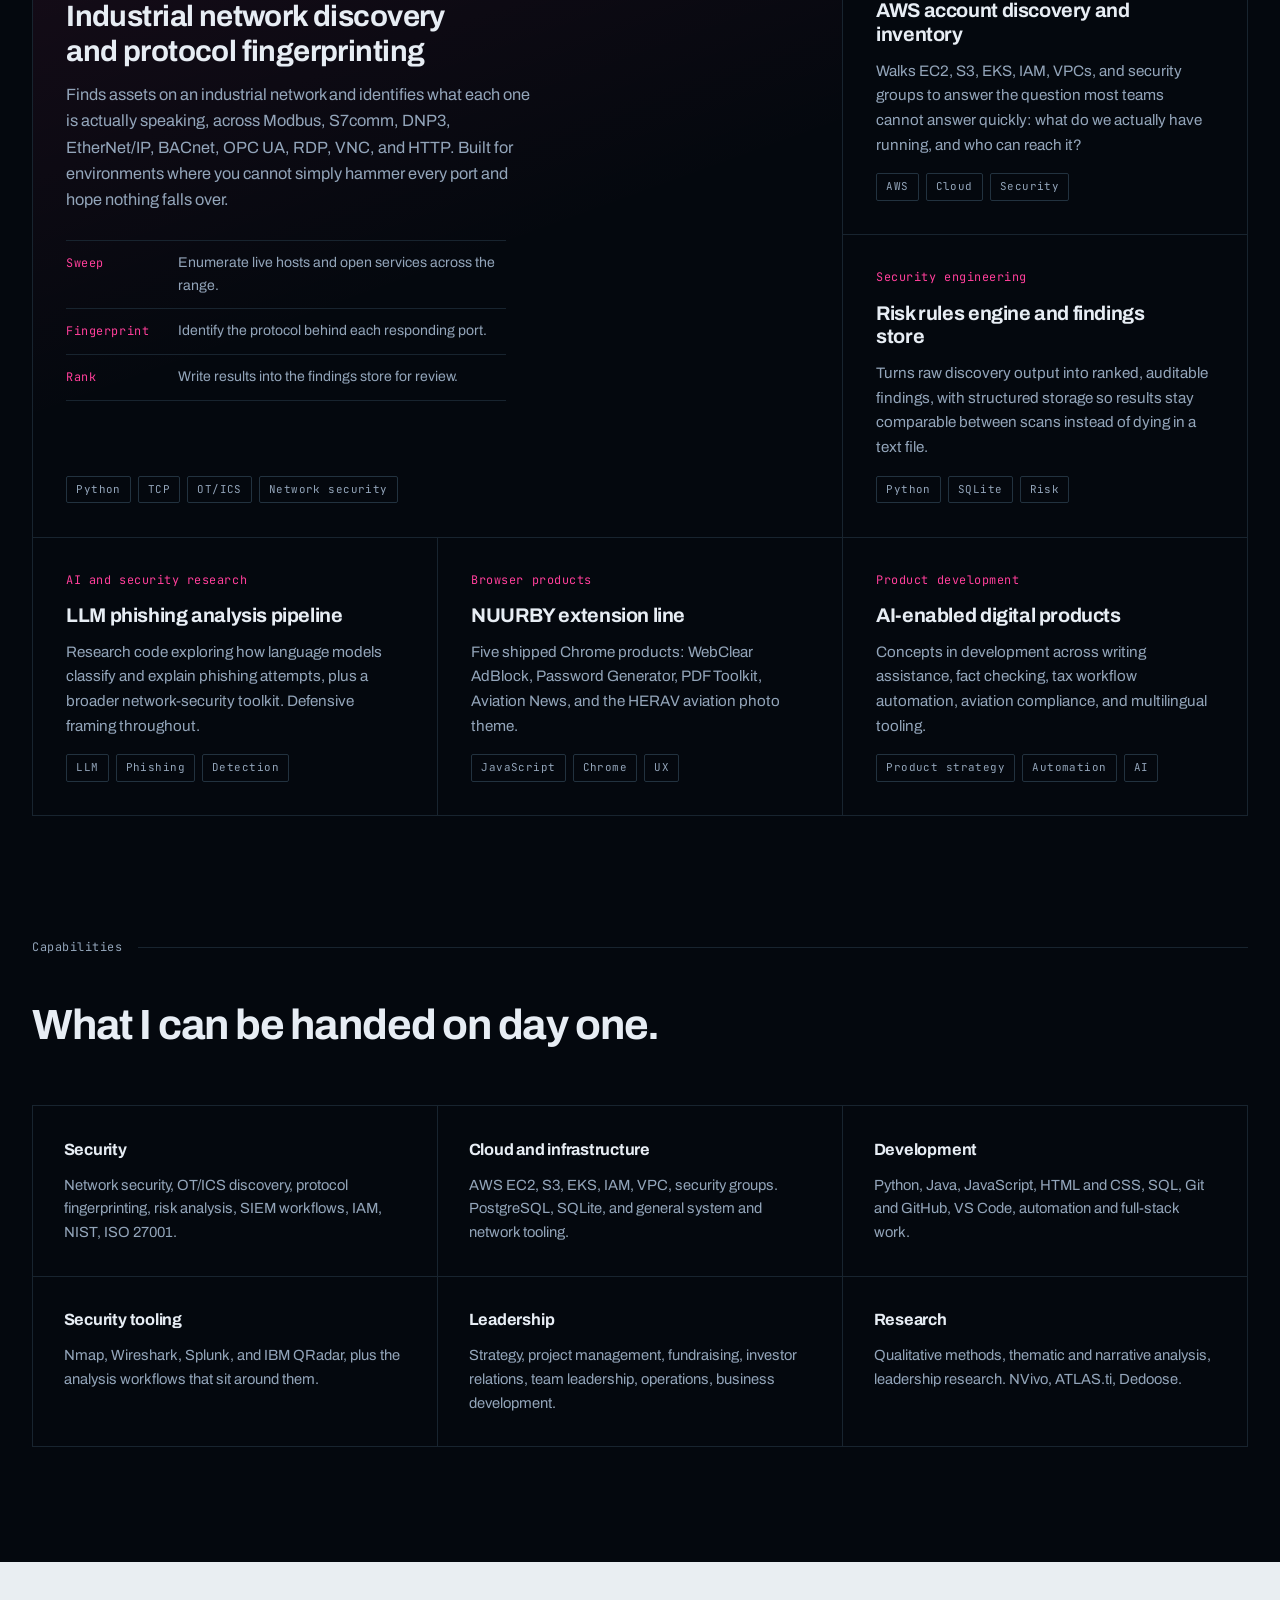
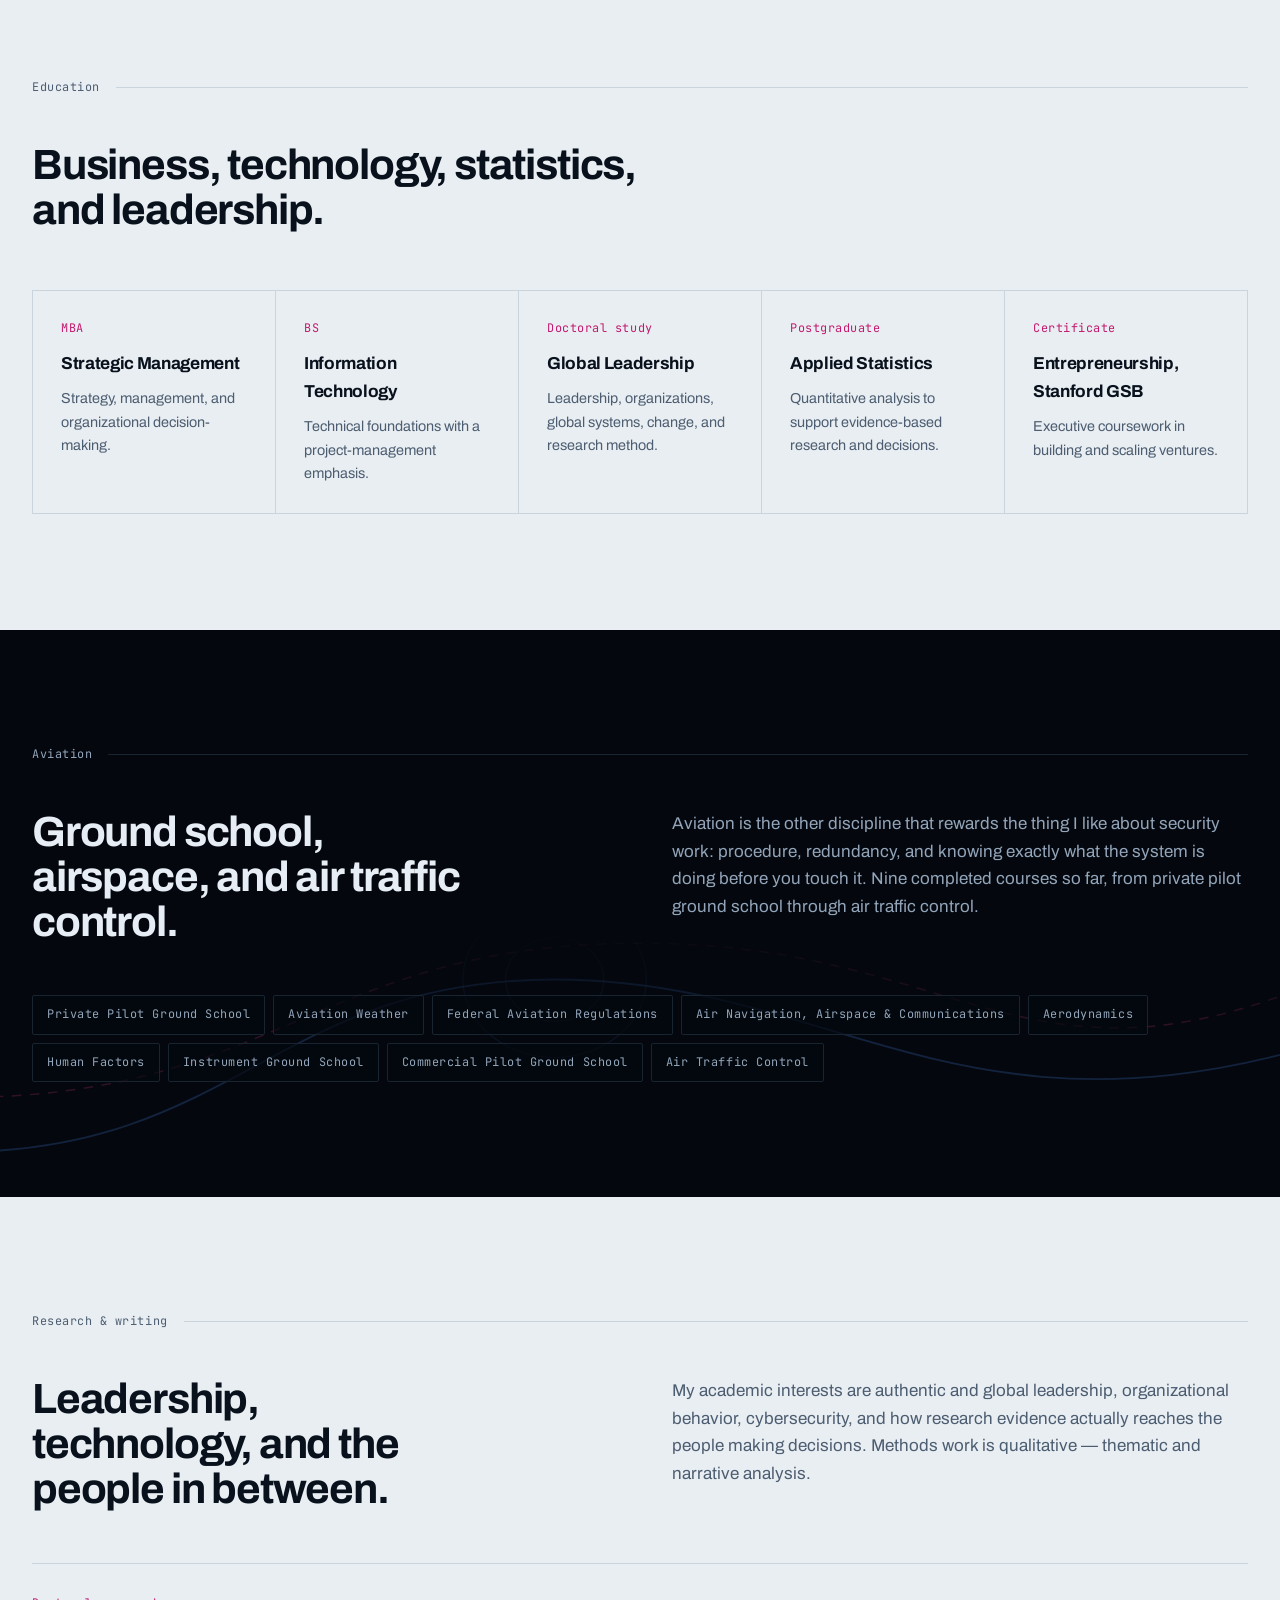
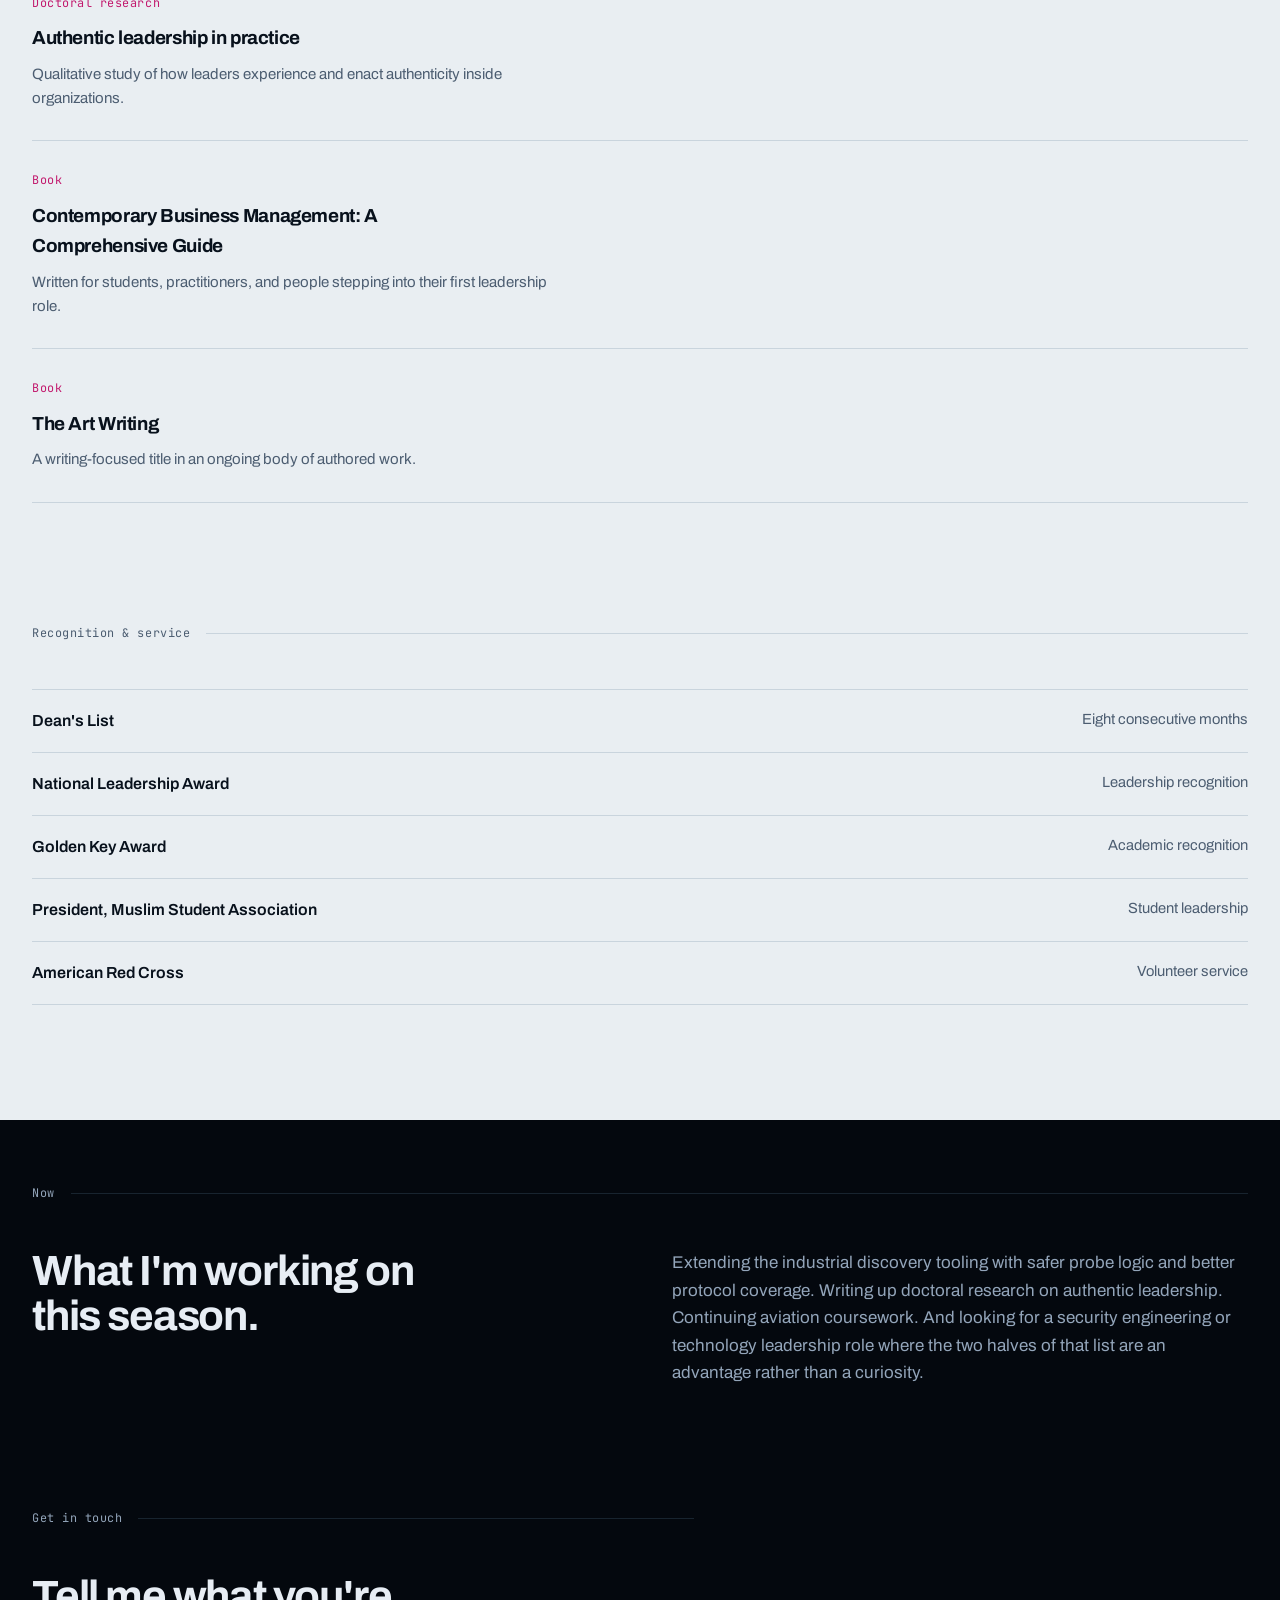
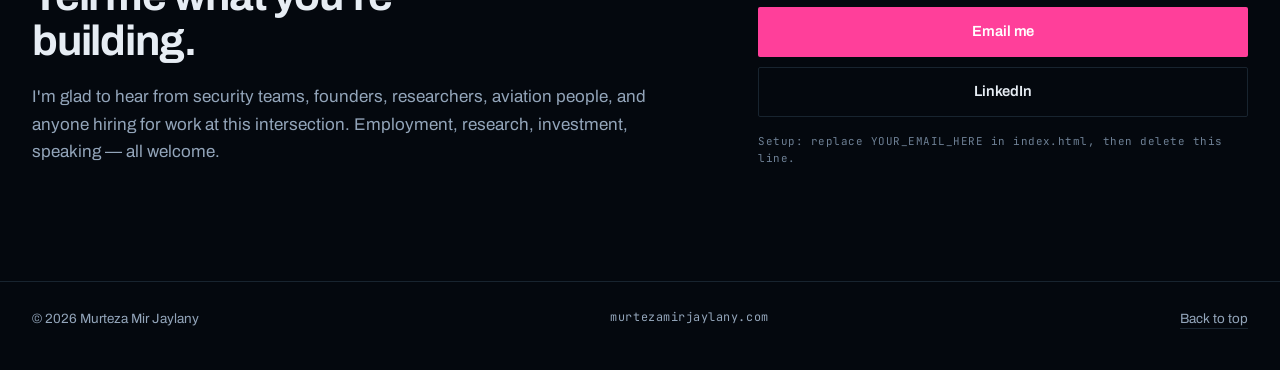
<file: murtezamirjaylany-site/index.html>
<!DOCTYPE html>
<html lang="en" class="no-js">
<head>
<meta charset="utf-8" />
<meta name="viewport" content="width=device-width, initial-scale=1" />
<title>Murteza Mir Jaylany — Cybersecurity, Aviation, Leadership</title>

<meta name="description" content="Murteza Mir Jaylany builds security tooling for industrial and cloud networks, founds technology companies, and studies aviation and global leadership." />
<meta name="author" content="Murteza Mir Jaylany" />
<link rel="canonical" href="https://murtezamirjaylany.com/" />

<meta property="og:type" content="website" />
<meta property="og:url" content="https://murtezamirjaylany.com/" />
<meta property="og:site_name" content="Murteza Mir Jaylany" />
<meta property="og:title" content="Murteza Mir Jaylany — Cybersecurity, Aviation, Leadership" />
<meta property="og:description" content="Security tooling for industrial and cloud networks. Founder. Researcher. Aviation student." />
<meta property="og:image" content="https://murtezamirjaylany.com/og-image.png" />
<meta property="og:image:width" content="1200" />
<meta property="og:image:height" content="630" />
<meta name="twitter:card" content="summary_large_image" />
<meta name="twitter:title" content="Murteza Mir Jaylany — Cybersecurity, Aviation, Leadership" />
<meta name="twitter:description" content="Security tooling for industrial and cloud networks. Founder. Researcher. Aviation student." />
<meta name="twitter:image" content="https://murtezamirjaylany.com/og-image.png" />

<meta name="theme-color" content="#04080E" />
<link rel="icon" href="favicon.svg" type="image/svg+xml" />
<link rel="apple-touch-icon" href="apple-touch-icon.png" />

<link rel="preconnect" href="https://fonts.googleapis.com" />
<link rel="preconnect" href="https://fonts.gstatic.com" crossorigin />
<link href="https://fonts.googleapis.com/css2?family=Archivo:wght@400;500;600;700;800&family=JetBrains+Mono:wght@400;500;700&display=swap" rel="stylesheet" />
<link rel="stylesheet" href="styles.css" />

<script>document.documentElement.className = document.documentElement.className.replace('no-js','js');</script>

<script type="application/ld+json">
{
  "@context": "https://schema.org",
  "@type": "Person",
  "name": "Murteza Mir Jaylany",
  "url": "https://murtezamirjaylany.com/",
  "jobTitle": "Technology and Cybersecurity Professional",
  "sameAs": ["https://www.linkedin.com/in/murtezasmjaylany"],
  "knowsAbout": [
    "Cybersecurity","Network Security","OT/ICS Security","Cloud Security",
    "Information Technology","Aviation","Air Traffic Control",
    "Entrepreneurship","Global Leadership","Qualitative Research"
  ]
}
</script>
</head>

<body>
<a class="skip" href="#main">Skip to content</a>

<header class="masthead" id="top">
  <div class="shell masthead__in">
    <a class="ident" href="#top">
      <svg class="ident__mark" viewBox="0 0 40 40" aria-hidden="true" focusable="false">
        <circle cx="20" cy="20" r="17" fill="none" stroke="currentColor" stroke-width="1.4" opacity=".45"/>
        <circle cx="20" cy="20" r="9"  fill="none" stroke="currentColor" stroke-width="1.4" opacity=".45"/>
        <path d="M20 3v6M20 31v6M3 20h6M31 20h6" stroke="currentColor" stroke-width="1.4" opacity=".45"/>
        <path d="M20 20 L31.5 8.5" stroke="var(--mag)" stroke-width="2" stroke-linecap="round"/>
        <circle cx="31.5" cy="8.5" r="2.6" fill="var(--mag)"/>
      </svg>
      <span class="ident__name">Murteza Mir Jaylany</span>
    </a>

    <button class="burger" type="button" aria-expanded="false" aria-controls="nav">
      <span class="burger__bars" aria-hidden="true"><i></i><i></i></span>
      <span class="burger__label">Menu</span>
    </button>

    <nav class="nav" id="nav" aria-label="Primary">
      <a href="#about">About</a>
      <a href="#work">Experience</a>
      <a href="#projects">Work</a>
      <a href="#aviation">Aviation</a>
      <a href="#research">Research</a>
      <a class="nav__cta" href="#contact">Get in touch</a>
    </nav>
  </div>
</header>

<main id="main">

  <!-- ============ HERO ============ -->
  <section class="band band--void hero">
    <div class="shell hero__in">

      <div class="hero__copy">
        <p class="hero__status"><span class="dot" aria-hidden="true"></span>Open to roles, research, and collaboration</p>
        <h1 class="hero__title">Building at the intersection of technology, security, and leadership.</h1>
        <p class="hero__lede">
          I write tooling that finds what's actually running on a network — industrial
          controllers, cloud accounts, forgotten services — and turns it into findings
          somebody can act on. Alongside that I build companies, study aviation, and
          research how leaders hold up under pressure.
        </p>
        <div class="hero__acts">
          <a class="btn btn--solid" href="#projects">See the work</a>
          <a class="btn btn--ghost" href="#contact">Get in touch</a>
        </div>
      </div>

      <!-- The scope: discovery sweep + protocol readout -->
      <div class="scope" role="img" aria-label="Illustration of a network discovery scope plotting nine industrial and IT services with their standard ports.">
        <div class="scope__head">
          <span class="mono">discovery scope</span>
          <span class="mono scope__count"><b data-count>9</b> contacts</span>
        </div>

        <div class="scope__body">
          <svg class="scope__plot" viewBox="0 0 240 240" aria-hidden="true" focusable="false">
            <defs>
              <radialGradient id="sweepFade" cx="50%" cy="50%" r="50%">
                <stop offset="0%"  stop-color="var(--mag)" stop-opacity=".30"/>
                <stop offset="100%" stop-color="var(--mag)" stop-opacity="0"/>
              </radialGradient>
            </defs>

            <g class="scope__rings">
              <circle cx="120" cy="120" r="112"/>
              <circle cx="120" cy="120" r="84"/>
              <circle cx="120" cy="120" r="56"/>
              <circle cx="120" cy="120" r="28"/>
            </g>

            <g class="scope__ticks">
              <path d="M120 8v10M120 222v10M8 120h10M222 120h10"/>
              <path d="M176 22.9l-5 8.7M64 217.1l5-8.7M217.1 176l-8.7-5M22.9 64l8.7 5"/>
              <path d="M64 22.9l5 8.7M176 217.1l-5-8.7M22.9 176l8.7-5M217.1 64l-8.7 5"/>
            </g>

            <path class="scope__cross" d="M120 40v160M40 120h160"/>

            <g class="scope__sweep">
              <path d="M120 120 L120 8 A112 112 0 0 1 176 22.9 Z" fill="url(#sweepFade)"/>
              <path d="M120 120 L120 8" stroke="var(--mag)" stroke-width="1.4" opacity=".85"/>
            </g>

            <g class="scope__blips">
              <g class="blip"><circle cx="129.5" cy="52.7"  r="3.4"/></g>
              <g class="blip"><circle cx="190.2" cy="54.5"  r="3.4"/></g>
              <g class="blip"><circle cx="162.0" cy="118.5" r="3.4"/></g>
              <g class="blip"><circle cx="207.0" cy="178.7" r="3.4"/></g>
              <g class="blip"><circle cx="141.6" cy="190.8" r="3.4"/></g>
              <g class="blip"><circle cx="95.5"  cy="172.6" r="3.4"/></g>
              <g class="blip"><circle cx="28.7"  cy="160.7" r="3.4"/></g>
              <g class="blip"><circle cx="45.3"  cy="91.3"  r="3.4"/></g>
              <g class="blip"><circle cx="96.5"  cy="75.9"  r="3.4"/></g>
            </g>
          </svg>

          <ul class="readout mono">
            <li><b>Modbus</b><span>502</span></li>
            <li><b>S7comm</b><span>102</span></li>
            <li><b>DNP3</b><span>20000</span></li>
            <li><b>EtherNet/IP</b><span>44818</span></li>
            <li><b>BACnet</b><span>47808</span></li>
            <li><b>OPC&nbsp;UA</b><span>4840</span></li>
            <li><b>RDP</b><span>3389</span></li>
            <li><b>VNC</b><span>5900</span></li>
            <li><b>HTTP</b><span>80</span></li>
          </ul>
        </div>

        <p class="scope__foot mono">Protocols fingerprinted by my industrial discovery tooling</p>
      </div>
    </div>

    <!-- ============ IMPACT ============ -->
    <div class="shell">
      <ul class="impact" aria-label="Selected results">
        <li><b class="mono">10,000+</b><span>users on the platform I co-founded</span></li>
        <li><b class="mono">3</b><span>companies founded or co-founded</span></li>
        <li><b class="mono">5</b><span>browser products shipped</span></li>
        <li><b class="mono">9</b><span>aviation courses completed</span></li>
        <li><b class="mono">2</b><span>books authored</span></li>
      </ul>
    </div>
  </section>

  <!-- ============ ABOUT ============ -->
  <section class="band band--chart band--flush" id="about">
    <div class="shell">
      <p class="marker mono">About</p>
      <div class="duo">
        <h2 class="h2">A wide background, held together by one habit: build the thing, then prove it works.</h2>
        <div class="prose">
          <p>
            My work sits across information technology, cybersecurity, entrepreneurship,
            business strategy, academic research, and aviation. In practice that has meant
            writing Python that speaks industrial protocols, raising money and running a
            company, teaching adults their first computer class, and sitting ground school
            exams — often in the same season.
          </p>
          <p>
            What I care about most right now is defensive security engineering: network and
            cloud visibility, OT/ICS environments where a bad scan can stop a production
            line, and AI tooling that helps defenders more than it helps attackers. The
            leadership research runs underneath all of it, because most security failures
            I've seen were organizational before they were technical.
          </p>
        </div>
      </div>
    </div>
  </section>

  <!-- ============ EXPERIENCE ============ -->
  <section class="band band--chart band--tight" id="work">
    <div class="shell">
      <p class="marker mono">Experience</p>
      <h2 class="h2 h2--wide">Founding, leading, and shipping.</h2>

      <ol class="roles">
        <li class="role">
          <div class="role__meta">
            <span class="role__org">NUURBY</span>
            <span class="mono role__title">Founder — technology &amp; product</span>
          </div>
          <div class="role__body">
            <p>
              A product studio for the things I keep wanting to exist: security tooling,
              browser utilities, PDF and password tools, aviation information products, and
              a growing set of AI-enabled services. I do the architecture, the code, and the
              release.
            </p>
            <ul class="chips"><li>Cybersecurity</li><li>Product</li><li>AI</li><li>Web</li></ul>
          </div>
        </li>

        <li class="role">
          <div class="role__meta">
            <span class="role__org">Telli Community Platforms</span>
            <span class="mono role__title">Chief Executive Officer</span>
          </div>
          <div class="role__body">
            <p>
              Ran business development, fundraising, and investor relations for a
              community platform business, and built the growth plan, market expansion
              strategy, and operating model behind it.
            </p>
            <ul class="chips"><li>Strategy</li><li>Fundraising</li><li>Operations</li><li>Growth</li></ul>
          </div>
        </li>

        <li class="role">
          <div class="role__meta">
            <span class="role__org">Noorby Inc.</span>
            <span class="mono role__title">Co-founder</span>
          </div>
          <div class="role__body">
            <p>
              Co-founded an e-commerce and classifieds platform that grew past 10,000 users.
              I carried operations, technology, growth, and strategy — the usual founder
              spread where you own whatever is currently broken.
            </p>
            <ul class="chips"><li>Startup</li><li>E-commerce</li><li>Growth</li></ul>
          </div>
        </li>

        <li class="role">
          <div class="role__meta">
            <span class="role__org">Earlier work</span>
            <span class="mono role__title">Management, teaching, service</span>
          </div>
          <div class="role__body">
            <p>
              Property-management team leadership, digital marketing, project coordination,
              teaching adult ESL and computer literacy, and volunteer service with the
              American Red Cross.
            </p>
            <ul class="chips"><li>Management</li><li>Teaching</li><li>Service</li></ul>
          </div>
        </li>
      </ol>
    </div>
  </section>

  <!-- ============ PROJECTS ============ -->
  <section class="band band--void band--flush" id="projects">
    <div class="shell">
      <p class="marker mono">Selected work</p>
      <h2 class="h2 h2--wide">Security and product work, built around problems I ran into.</h2>

      <div class="grid">

        <article class="cell cell--lead">
          <p class="cell__domain mono">OT / ICS security</p>
          <h3 class="cell__title">Industrial network discovery and protocol fingerprinting</h3>
          <p class="cell__text">
            Finds assets on an industrial network and identifies what each one is actually
            speaking, across Modbus, S7comm, DNP3, EtherNet/IP, BACnet, OPC UA, RDP, VNC, and
            HTTP. Built for environments where you cannot simply hammer every port and hope
            nothing falls over.
          </p>
          <ol class="stages">
            <li><span class="mono">Sweep</span><p>Enumerate live hosts and open services across the range.</p></li>
            <li><span class="mono">Fingerprint</span><p>Identify the protocol behind each responding port.</p></li>
            <li><span class="mono">Rank</span><p>Write results into the findings store for review.</p></li>
          </ol>
          <ul class="chips chips--dark"><li>Python</li><li>TCP</li><li>OT/ICS</li><li>Network security</li></ul>
        </article>

        <article class="cell">
          <p class="cell__domain mono">Cloud security</p>
          <h3 class="cell__title">AWS account discovery and inventory</h3>
          <p class="cell__text">
            Walks EC2, S3, EKS, IAM, VPCs, and security groups to answer the question most
            teams cannot answer quickly: what do we actually have running, and who can reach it?
          </p>
          <ul class="chips chips--dark"><li>AWS</li><li>Cloud</li><li>Security</li></ul>
        </article>

        <article class="cell">
          <p class="cell__domain mono">Security engineering</p>
          <h3 class="cell__title">Risk rules engine and findings store</h3>
          <p class="cell__text">
            Turns raw discovery output into ranked, auditable findings, with structured
            storage so results stay comparable between scans instead of dying in a text file.
          </p>
          <ul class="chips chips--dark"><li>Python</li><li>SQLite</li><li>Risk</li></ul>
        </article>

        <article class="cell">
          <p class="cell__domain mono">AI and security research</p>
          <h3 class="cell__title">LLM phishing analysis pipeline</h3>
          <p class="cell__text">
            Research code exploring how language models classify and explain phishing
            attempts, plus a broader network-security toolkit. Defensive framing throughout.
          </p>
          <ul class="chips chips--dark"><li>LLM</li><li>Phishing</li><li>Detection</li></ul>
        </article>

        <article class="cell">
          <p class="cell__domain mono">Browser products</p>
          <h3 class="cell__title">NUURBY extension line</h3>
          <p class="cell__text">
            Five shipped Chrome products: WebClear AdBlock, Password Generator, PDF Toolkit,
            Aviation News, and the HERAV aviation photo theme.
          </p>
          <ul class="chips chips--dark"><li>JavaScript</li><li>Chrome</li><li>UX</li></ul>
        </article>

        <article class="cell">
          <p class="cell__domain mono">Product development</p>
          <h3 class="cell__title">AI-enabled digital products</h3>
          <p class="cell__text">
            Concepts in development across writing assistance, fact checking, tax workflow
            automation, aviation compliance, and multilingual tooling.
          </p>
          <ul class="chips chips--dark"><li>Product strategy</li><li>Automation</li><li>AI</li></ul>
        </article>

      </div>
    </div>
  </section>

  <!-- ============ CAPABILITIES ============ -->
  <section class="band band--void band--tight" id="capabilities">
    <div class="shell">
      <p class="marker mono">Capabilities</p>
      <h2 class="h2 h2--wide">What I can be handed on day one.</h2>

      <dl class="caps">
        <div class="cap">
          <dt>Security</dt>
          <dd>Network security, OT/ICS discovery, protocol fingerprinting, risk analysis, SIEM workflows, IAM, NIST, ISO 27001.</dd>
        </div>
        <div class="cap">
          <dt>Cloud and infrastructure</dt>
          <dd>AWS EC2, S3, EKS, IAM, VPC, security groups. PostgreSQL, SQLite, and general system and network tooling.</dd>
        </div>
        <div class="cap">
          <dt>Development</dt>
          <dd>Python, Java, JavaScript, HTML and CSS, SQL, Git and GitHub, VS Code, automation and full-stack work.</dd>
        </div>
        <div class="cap">
          <dt>Security tooling</dt>
          <dd>Nmap, Wireshark, Splunk, and IBM QRadar, plus the analysis workflows that sit around them.</dd>
        </div>
        <div class="cap">
          <dt>Leadership</dt>
          <dd>Strategy, project management, fundraising, investor relations, team leadership, operations, business development.</dd>
        </div>
        <div class="cap">
          <dt>Research</dt>
          <dd>Qualitative methods, thematic and narrative analysis, leadership research. NVivo, ATLAS.ti, Dedoose.</dd>
        </div>
      </dl>
    </div>
  </section>

  <!-- ============ EDUCATION ============ -->
  <section class="band band--chart" id="education">
    <div class="shell">
      <p class="marker mono">Education</p>
      <h2 class="h2 h2--wide">Business, technology, statistics, and leadership.</h2>

      <ul class="degrees">
        <li>
          <span class="mono degrees__level">MBA</span>
          <h3>Strategic Management</h3>
          <p>Strategy, management, and organizational decision-making.</p>
        </li>
        <li>
          <span class="mono degrees__level">BS</span>
          <h3>Information Technology</h3>
          <p>Technical foundations with a project-management emphasis.</p>
        </li>
        <li>
          <span class="mono degrees__level">Doctoral study</span>
          <h3>Global Leadership</h3>
          <p>Leadership, organizations, global systems, change, and research method.</p>
        </li>
        <li>
          <span class="mono degrees__level">Postgraduate</span>
          <h3>Applied Statistics</h3>
          <p>Quantitative analysis to support evidence-based research and decisions.</p>
        </li>
        <li>
          <span class="mono degrees__level">Certificate</span>
          <h3>Entrepreneurship, Stanford GSB</h3>
          <p>Executive coursework in building and scaling ventures.</p>
        </li>
      </ul>
    </div>
  </section>

  <!-- ============ AVIATION ============ -->
  <section class="band band--void band--sectional" id="aviation">
    <svg class="sectional" viewBox="0 0 1200 300" preserveAspectRatio="none" aria-hidden="true" focusable="false">
      <path d="M-40 250 C 220 250 260 60 520 60 S 900 250 1240 130" class="sectional__b"/>
      <path d="M-40 190 C 260 190 300 20 600 20 S 960 200 1240 60"  class="sectional__e"/>
      <circle cx="520" cy="60" r="46" class="sectional__ring"/>
      <circle cx="520" cy="60" r="86" class="sectional__ring"/>
    </svg>

    <div class="shell">
      <p class="marker mono">Aviation</p>
      <div class="duo">
        <h2 class="h2">Ground school, airspace, and air traffic control.</h2>
        <div class="prose">
          <p>
            Aviation is the other discipline that rewards the thing I like about security
            work: procedure, redundancy, and knowing exactly what the system is doing before
            you touch it. Nine completed courses so far, from private pilot ground school
            through air traffic control.
          </p>
        </div>
      </div>

      <ul class="courses mono">
        <li>Private Pilot Ground School</li>
        <li>Aviation Weather</li>
        <li>Federal Aviation Regulations</li>
        <li>Air Navigation, Airspace &amp; Communications</li>
        <li>Aerodynamics</li>
        <li>Human Factors</li>
        <li>Instrument Ground School</li>
        <li>Commercial Pilot Ground School</li>
        <li>Air Traffic Control</li>
      </ul>
    </div>
  </section>

  <!-- ============ RESEARCH ============ -->
  <section class="band band--chart band--flush" id="research">
    <div class="shell">
      <p class="marker mono">Research &amp; writing</p>
      <div class="duo">
        <h2 class="h2">Leadership, technology, and the people in between.</h2>
        <div class="prose">
          <p>
            My academic interests are authentic and global leadership, organizational
            behavior, cybersecurity, and how research evidence actually reaches the people
            making decisions. Methods work is qualitative — thematic and narrative analysis.
          </p>
        </div>
      </div>

      <ul class="works">
        <li>
          <span class="mono works__kind">Doctoral research</span>
          <h3>Authentic leadership in practice</h3>
          <p>Qualitative study of how leaders experience and enact authenticity inside organizations.</p>
        </li>
        <li>
          <span class="mono works__kind">Book</span>
          <h3>Contemporary Business Management: A Comprehensive Guide</h3>
          <p>Written for students, practitioners, and people stepping into their first leadership role.</p>
        </li>
        <li>
          <span class="mono works__kind">Book</span>
          <h3>The Art Writing</h3>
          <p>A writing-focused title in an ongoing body of authored work.</p>
        </li>
      </ul>
    </div>
  </section>

  <!-- ============ RECOGNITION ============ -->
  <section class="band band--chart band--tight" id="recognition">
    <div class="shell">
      <p class="marker mono">Recognition &amp; service</p>
      <ul class="honors">
        <li><b>Dean's List</b><span>Eight consecutive months</span></li>
        <li><b>National Leadership Award</b><span>Leadership recognition</span></li>
        <li><b>Golden Key Award</b><span>Academic recognition</span></li>
        <li><b>President, Muslim Student Association</b><span>Student leadership</span></li>
        <li><b>American Red Cross</b><span>Volunteer service</span></li>
      </ul>
    </div>
  </section>

  <!-- ============ NOW ============ -->
  <!-- EDIT ME: rewrite this every few months so it stays true. -->
  <section class="band band--void band--tight band--flush" id="now">
    <div class="shell">
      <p class="marker mono">Now</p>
      <div class="duo">
        <h2 class="h2">What I'm working on this season.</h2>
        <div class="prose">
          <p>
            Extending the industrial discovery tooling with safer probe logic and better
            protocol coverage. Writing up doctoral research on authentic leadership.
            Continuing aviation coursework. And looking for a security engineering or
            technology leadership role where the two halves of that list are an advantage
            rather than a curiosity.
          </p>
        </div>
      </div>
    </div>
  </section>

  <!-- ============ CONTACT ============ -->
  <section class="band band--void band--tight contact" id="contact">
    <div class="shell contact__in">
      <div>
        <p class="marker mono">Get in touch</p>
        <h2 class="h2">Tell me what you're building.</h2>
        <p class="prose prose--dark">
          I'm glad to hear from security teams, founders, researchers, aviation people, and
          anyone hiring for work at this intersection. Employment, research, investment,
          speaking — all welcome.
        </p>
      </div>

      <div class="contact__acts">
        <!-- REPLACE YOUR_EMAIL_HERE (both places below) with your real address, then delete the .setup note. -->
        <a class="btn btn--solid" href="mailto:YOUR_EMAIL_HERE">Email me</a>
        <a class="btn btn--ghost" href="https://www.linkedin.com/in/murtezasmjaylany" target="_blank" rel="noopener noreferrer">LinkedIn</a>
        <p class="setup mono">Setup: replace YOUR_EMAIL_HERE in index.html, then delete this line.</p>
      </div>
    </div>
  </section>

</main>

<footer class="foot">
  <div class="shell foot__in">
    <p>&copy; <span id="year">2026</span> Murteza Mir Jaylany</p>
    <p class="mono">murtezamirjaylany.com</p>
    <p><a href="#top">Back to top</a></p>
  </div>
</footer>

<script src="script.js"></script>
</body>
</html>
</file>
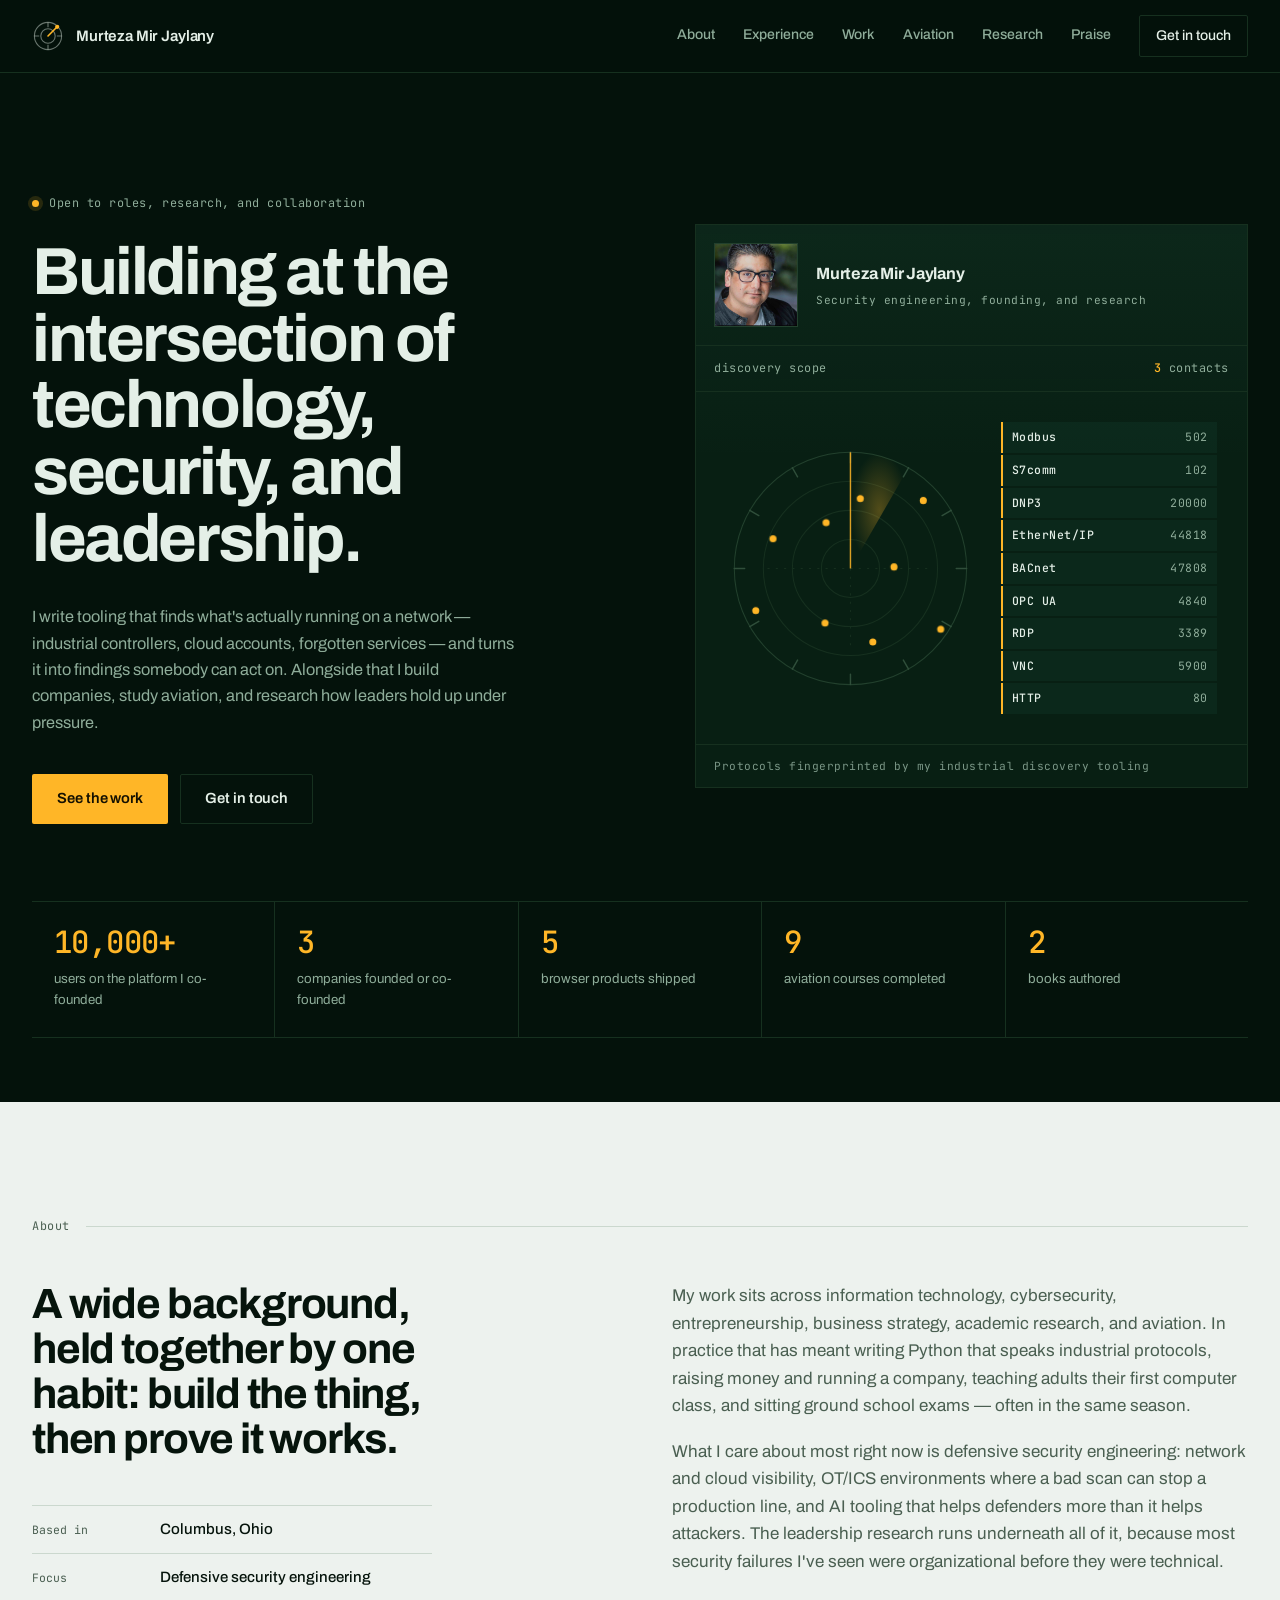
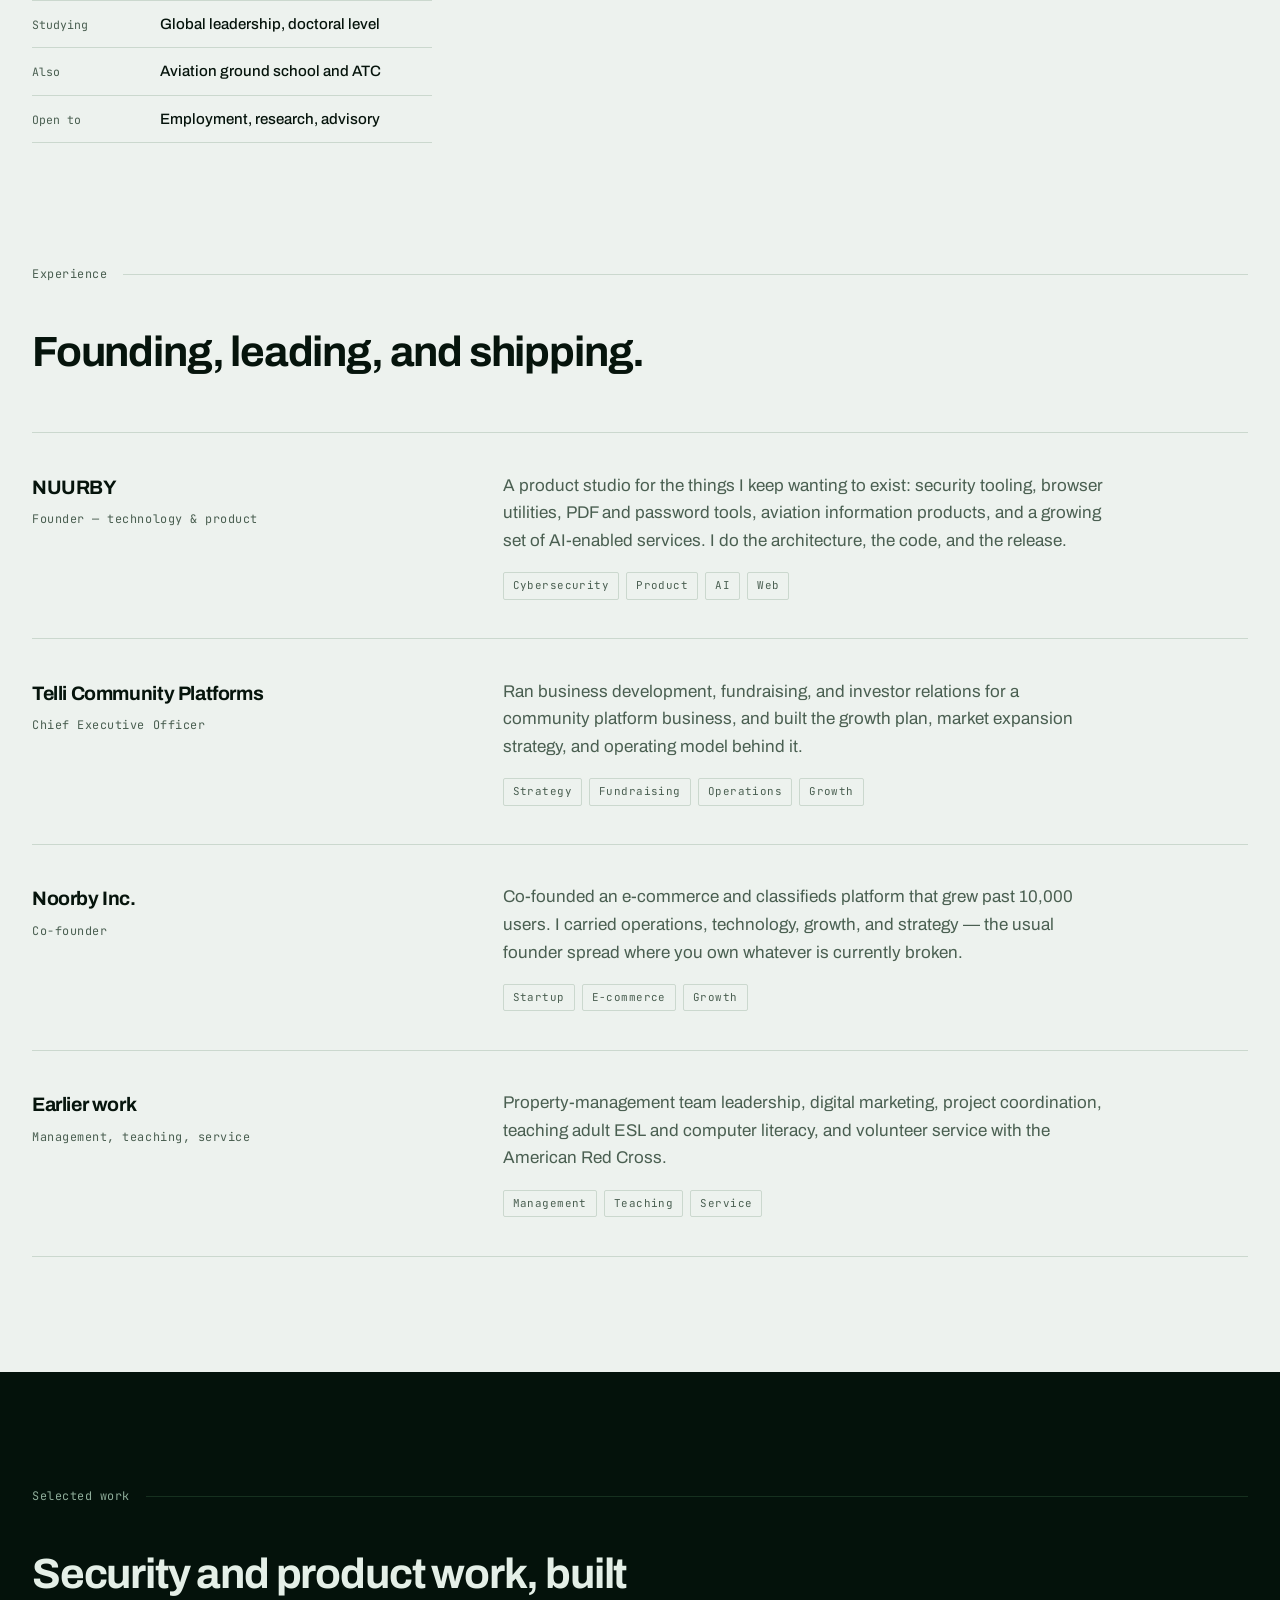
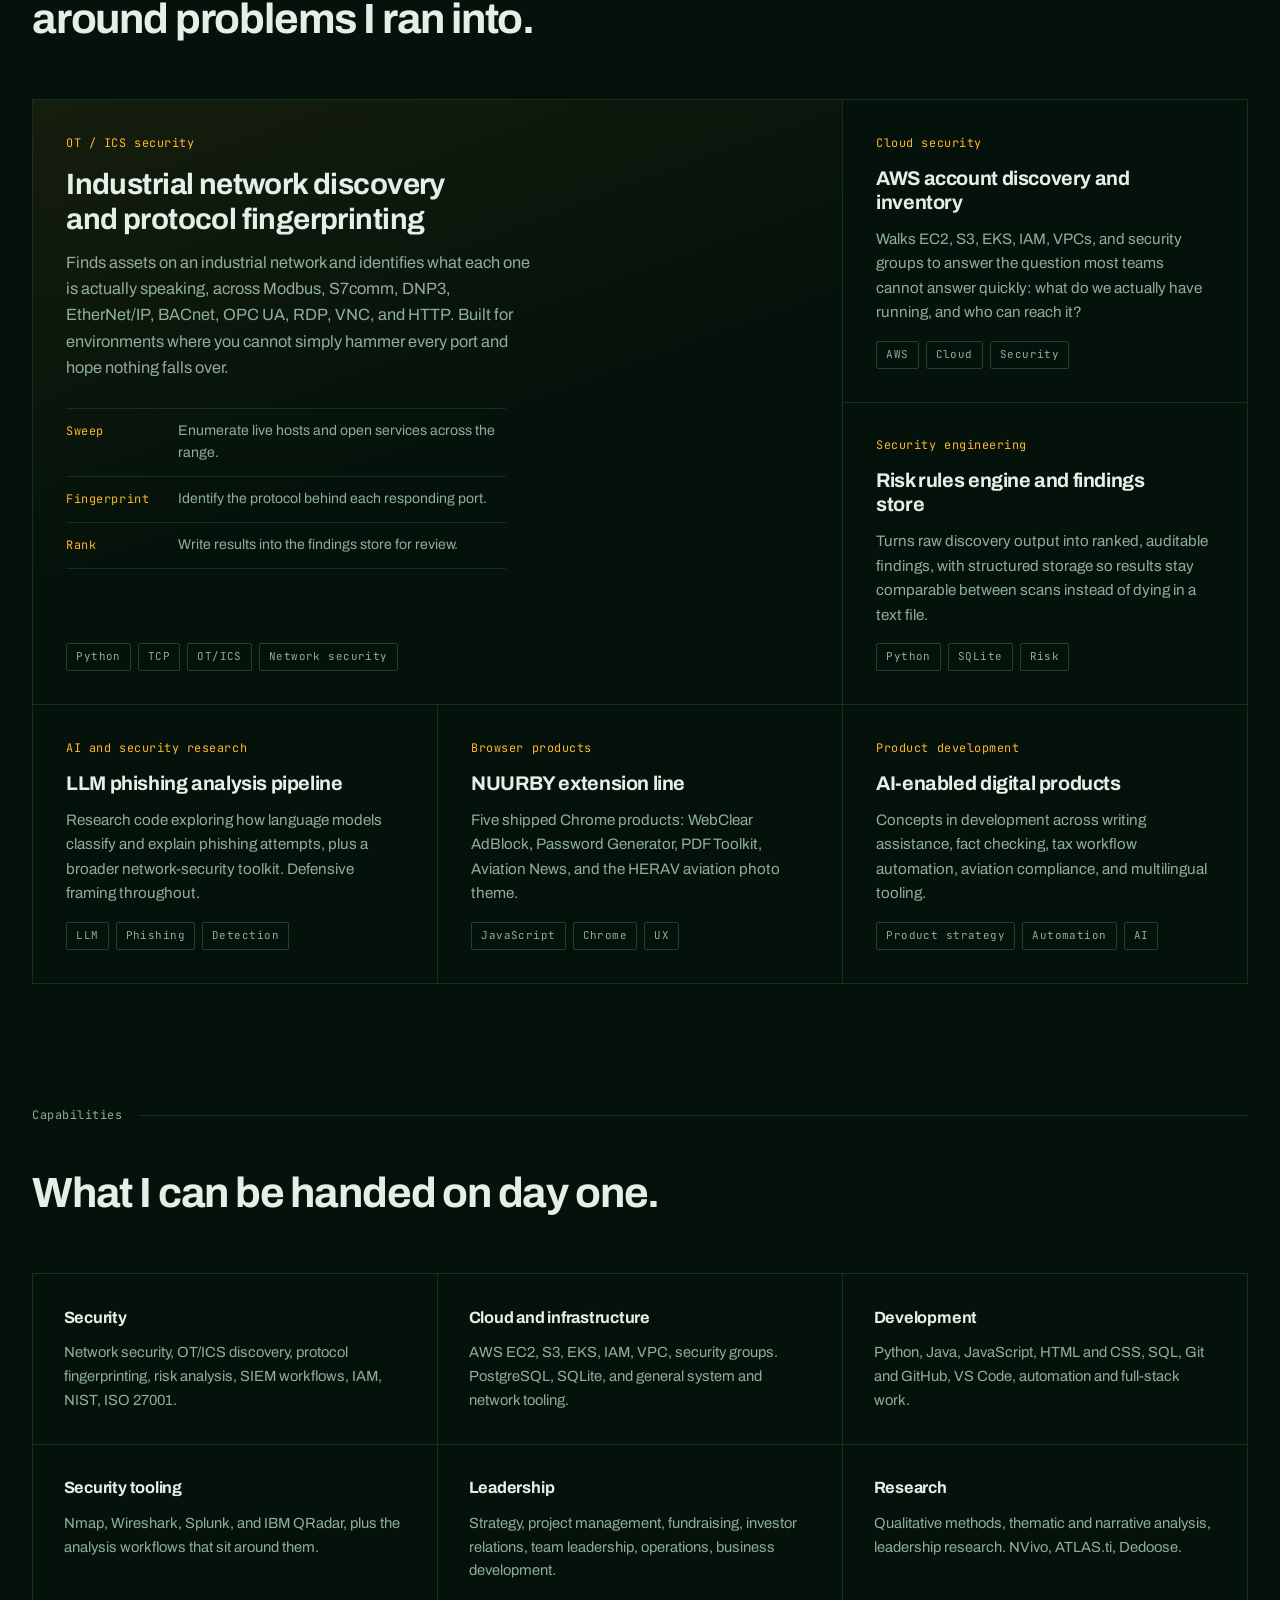
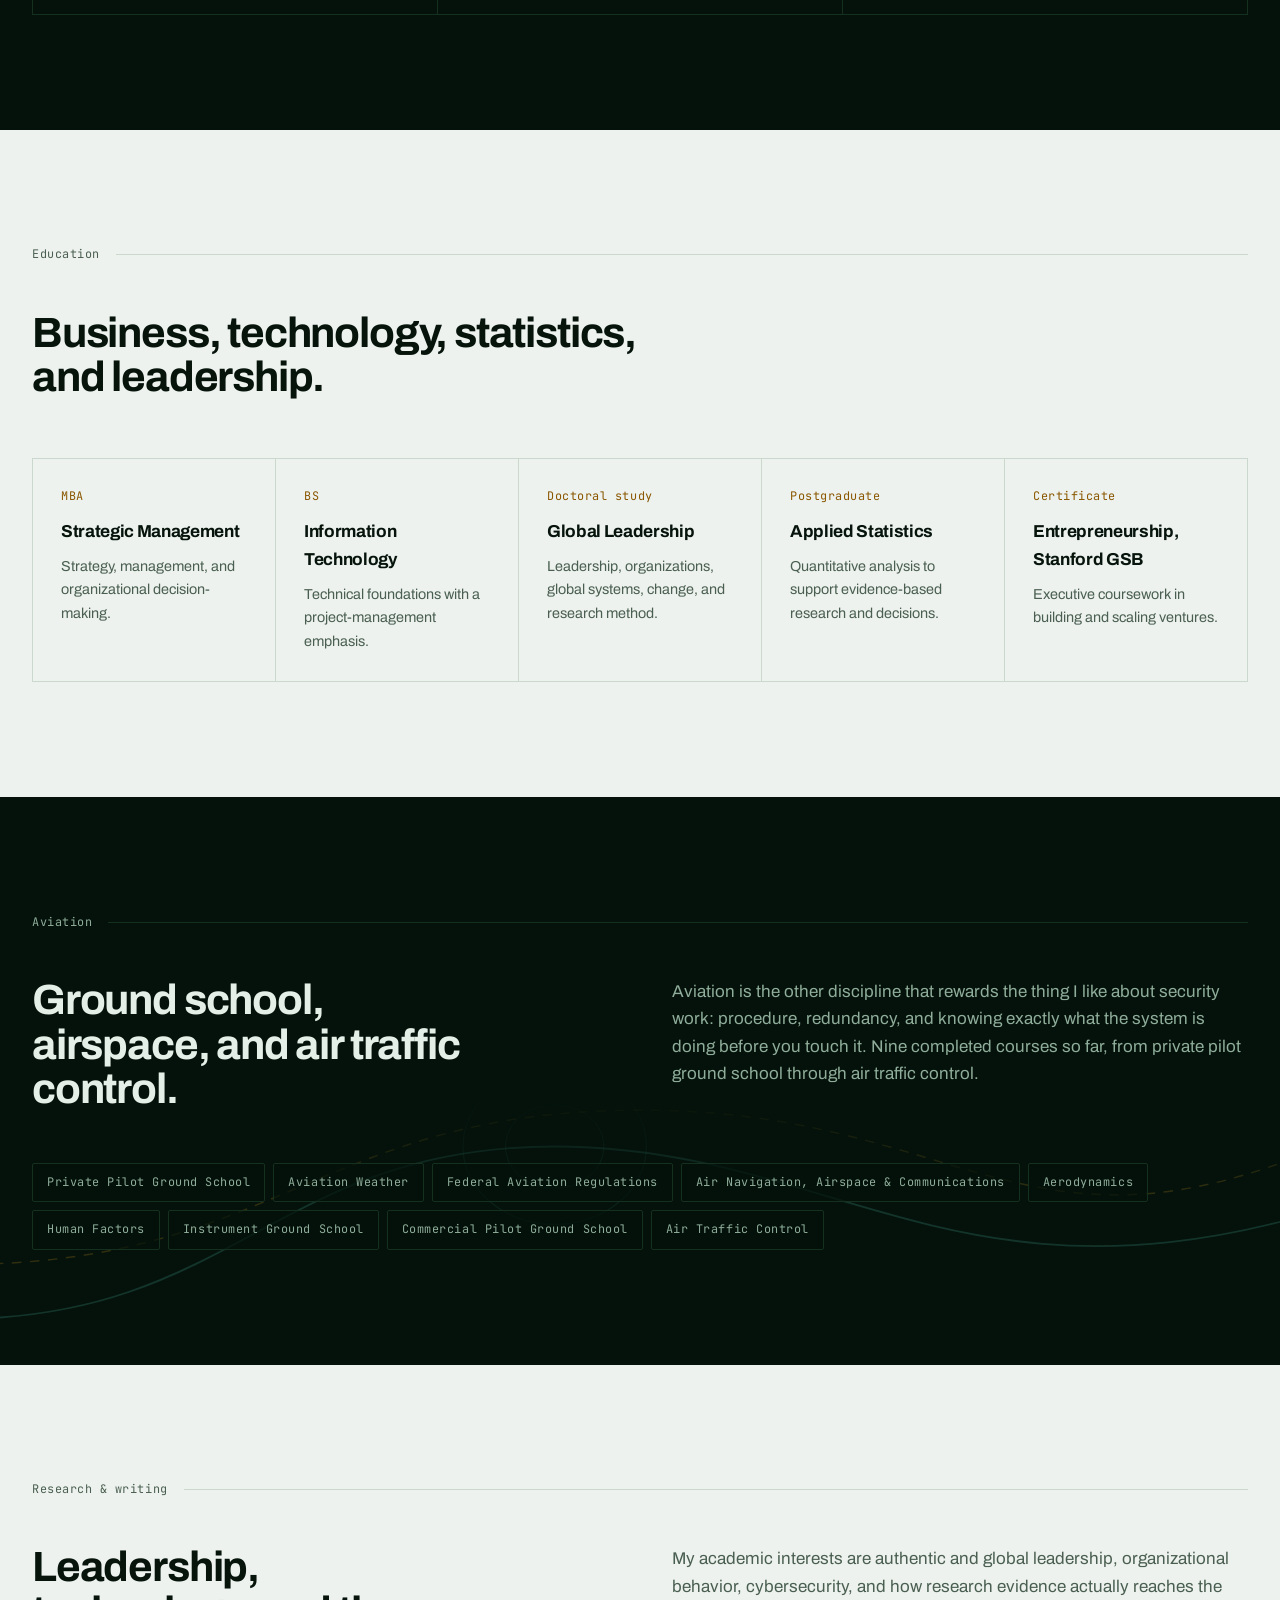
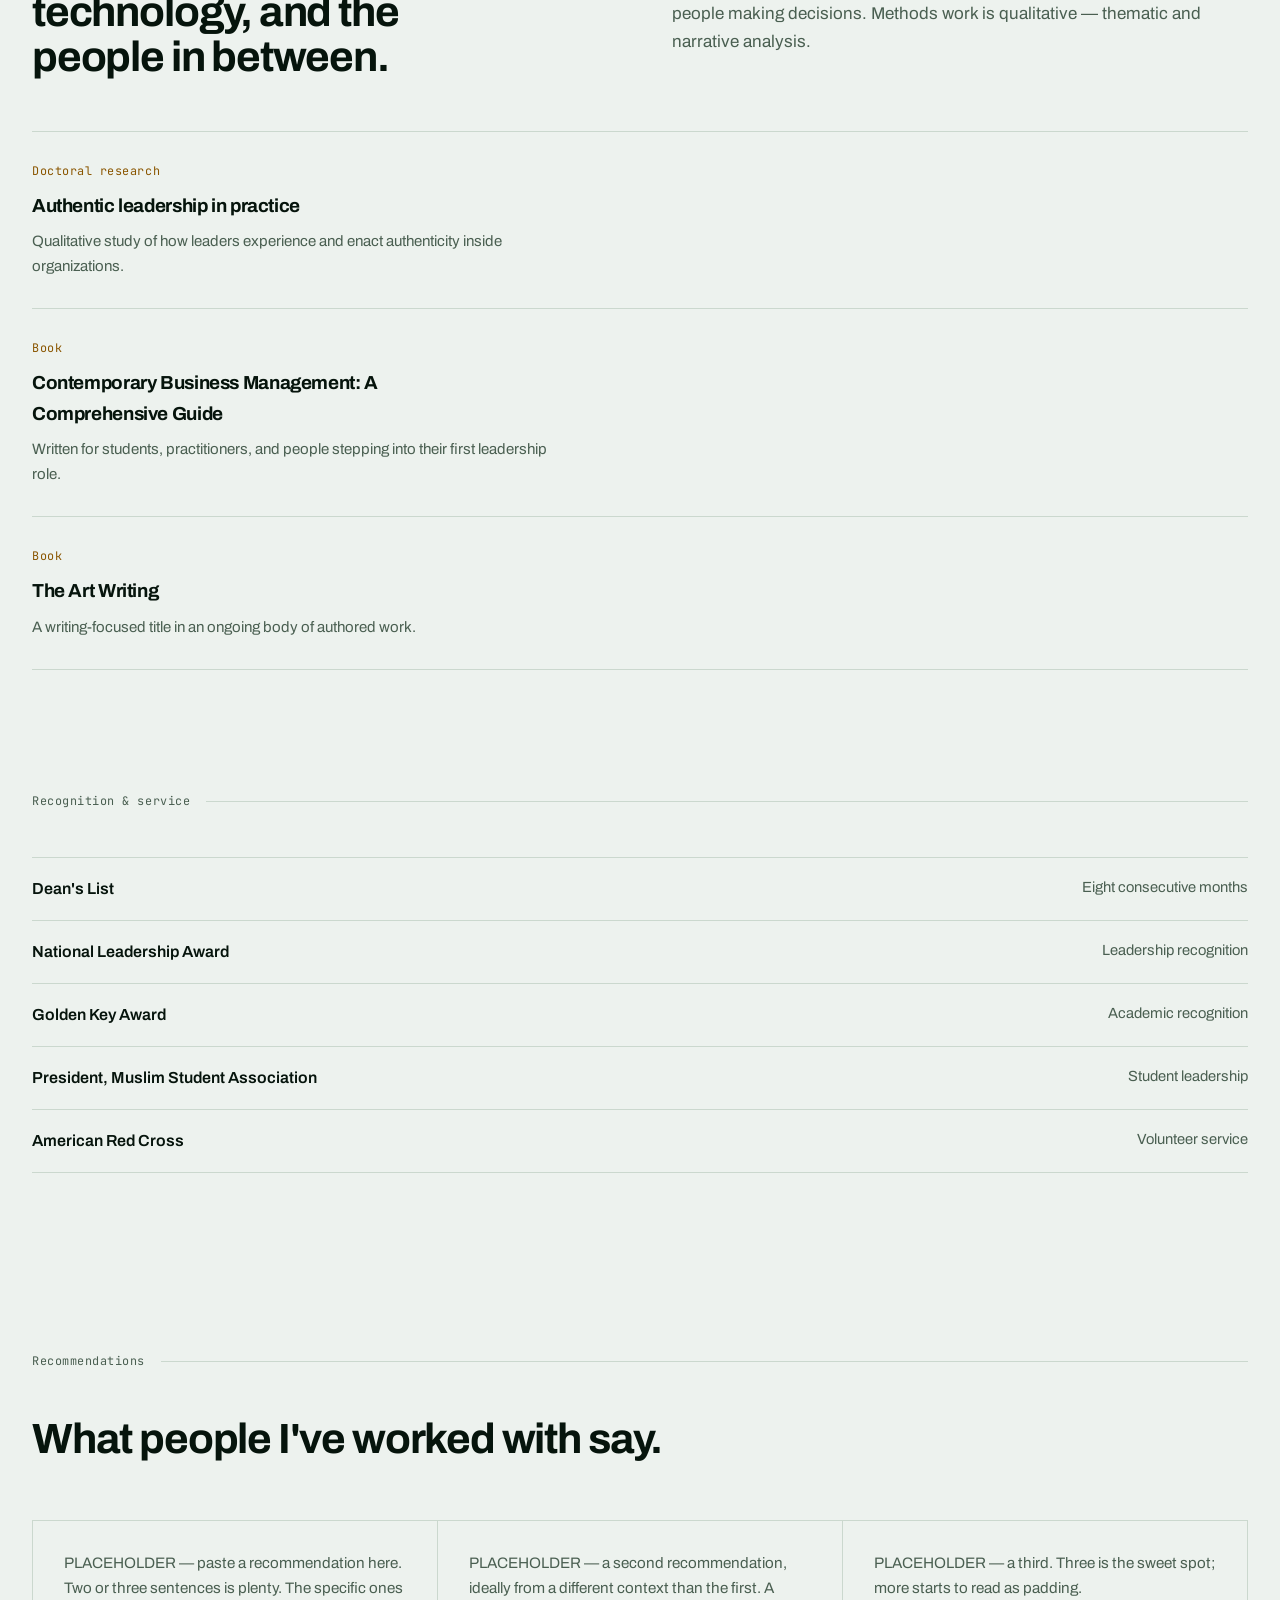
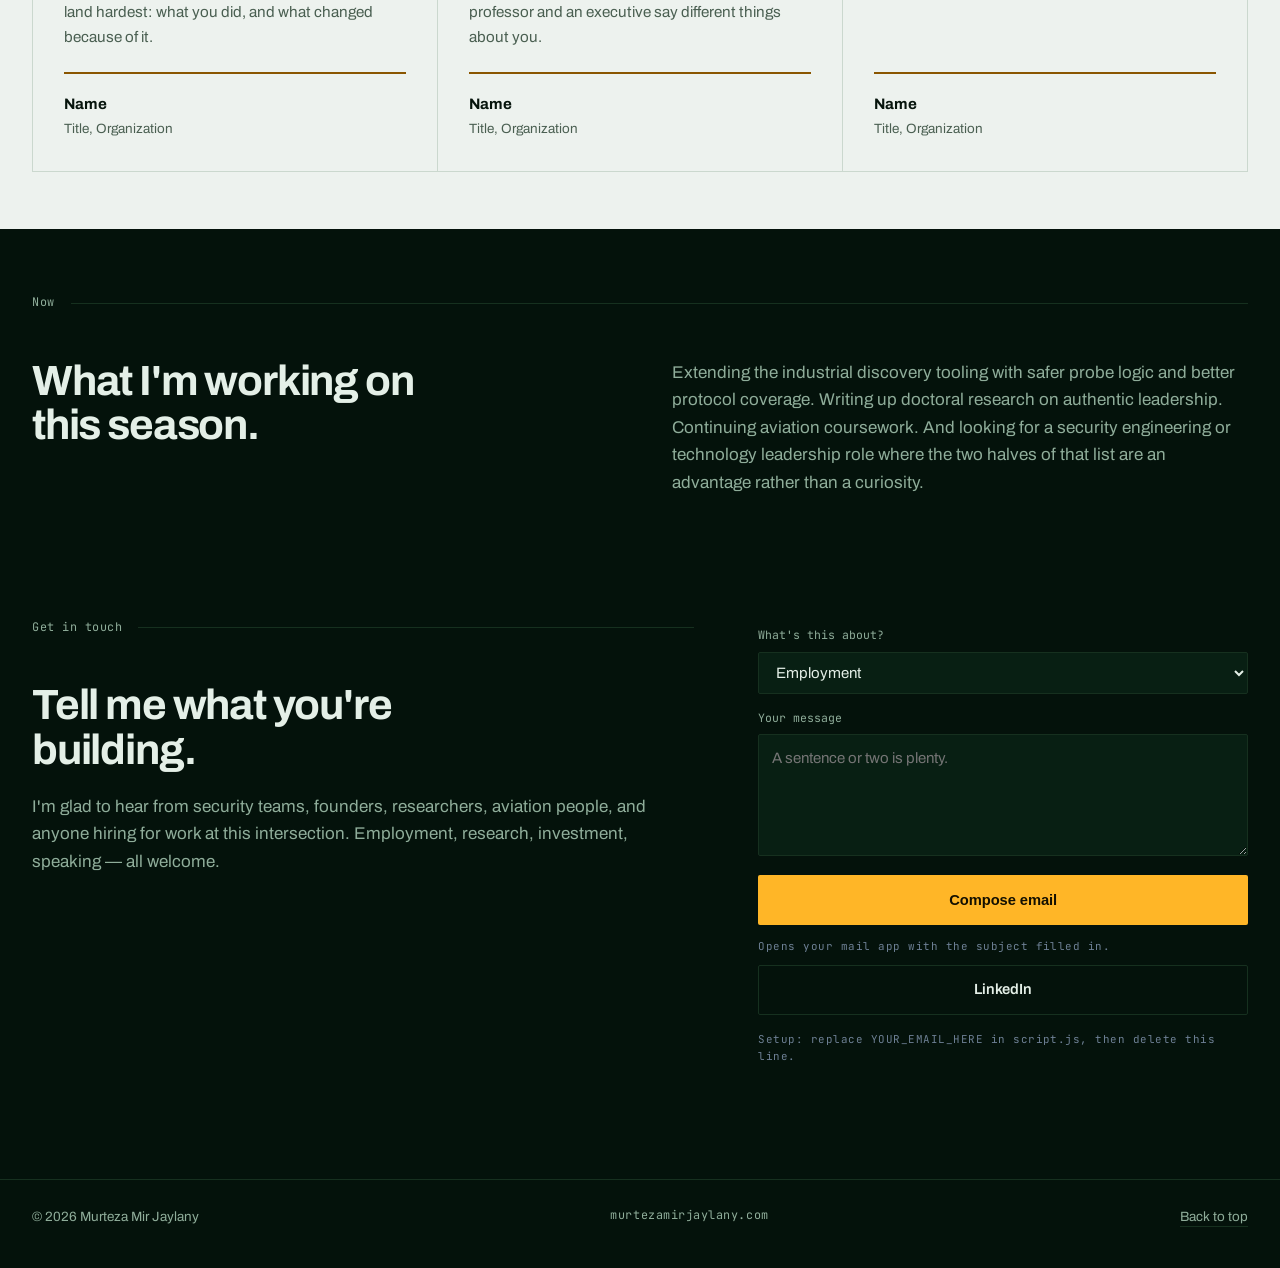
<file: index (1).html>
<!DOCTYPE html>
<html lang="en" class="no-js">
<head>
<meta charset="utf-8" />
<meta name="viewport" content="width=device-width, initial-scale=1" />
<title>Murteza Mir Jaylany — Cybersecurity, Aviation, Leadership</title>

<meta name="description" content="Murteza Mir Jaylany builds security tooling for industrial and cloud networks, founds technology companies, and studies aviation and global leadership." />
<meta name="author" content="Murteza Mir Jaylany" />
<link rel="canonical" href="https://murtezamirjaylany.com/" />

<meta property="og:type" content="website" />
<meta property="og:url" content="https://murtezamirjaylany.com/" />
<meta property="og:site_name" content="Murteza Mir Jaylany" />
<meta property="og:title" content="Murteza Mir Jaylany — Cybersecurity, Aviation, Leadership" />
<meta property="og:description" content="Security tooling for industrial and cloud networks. Founder. Researcher. Aviation student." />
<meta property="og:image" content="https://murtezamirjaylany.com/og-image.png" />
<meta property="og:image:width" content="1200" />
<meta property="og:image:height" content="630" />
<meta name="twitter:card" content="summary_large_image" />
<meta name="twitter:title" content="Murteza Mir Jaylany — Cybersecurity, Aviation, Leadership" />
<meta name="twitter:description" content="Security tooling for industrial and cloud networks. Founder. Researcher. Aviation student." />
<meta name="twitter:image" content="https://murtezamirjaylany.com/og-image.png" />

<meta name="theme-color" content="#04080E" />
<link rel="icon" href="favicon.svg" type="image/svg+xml" />
<link rel="apple-touch-icon" href="apple-touch-icon.png" />

<link rel="preconnect" href="https://fonts.googleapis.com" />
<link rel="preconnect" href="https://fonts.gstatic.com" crossorigin />
<link href="https://fonts.googleapis.com/css2?family=Archivo:wght@400;500;600;700;800&family=JetBrains+Mono:wght@400;500;700&display=swap" rel="stylesheet" />
<link rel="stylesheet" href="styles.css" />

<script>document.documentElement.className = document.documentElement.className.replace('no-js','js');</script>

<script type="application/ld+json">
{
  "@context": "https://schema.org",
  "@type": "Person",
  "name": "Murteza Mir Jaylany",
  "url": "https://murtezamirjaylany.com/",
  "jobTitle": "Technology and Cybersecurity Professional",
  "sameAs": ["https://www.linkedin.com/in/murtezasmjaylany"],
  "knowsAbout": [
    "Cybersecurity","Network Security","OT/ICS Security","Cloud Security",
    "Information Technology","Aviation","Air Traffic Control",
    "Entrepreneurship","Global Leadership","Qualitative Research"
  ]
}
</script>
</head>

<body>
<a class="skip" href="#main">Skip to content</a>

<header class="masthead" id="top">
  <div class="shell masthead__in">
    <a class="ident" href="#top">
      <svg class="ident__mark" viewBox="0 0 40 40" aria-hidden="true" focusable="false">
        <circle cx="20" cy="20" r="17" fill="none" stroke="currentColor" stroke-width="1.4" opacity=".45"/>
        <circle cx="20" cy="20" r="9"  fill="none" stroke="currentColor" stroke-width="1.4" opacity=".45"/>
        <path d="M20 3v6M20 31v6M3 20h6M31 20h6" stroke="currentColor" stroke-width="1.4" opacity=".45"/>
        <path d="M20 20 L31.5 8.5" stroke="var(--mag)" stroke-width="2" stroke-linecap="round"/>
        <circle cx="31.5" cy="8.5" r="2.6" fill="var(--mag)"/>
      </svg>
      <span class="ident__name">Murteza Mir Jaylany</span>
    </a>

    <button class="burger" type="button" aria-expanded="false" aria-controls="nav">
      <span class="burger__bars" aria-hidden="true"><i></i><i></i></span>
      <span class="burger__label">Menu</span>
    </button>

    <nav class="nav" id="nav" aria-label="Primary">
      <a href="#about">About</a>
      <a href="#work">Experience</a>
      <a href="#projects">Work</a>
      <a href="#aviation">Aviation</a>
      <a href="#research">Research</a>
      <a href="#recommendations">Praise</a>
      <a class="nav__cta" href="#contact">Get in touch</a>
    </nav>
  </div>
</header>

<main id="main">

  <!-- ============ HERO ============ -->
  <section class="band band--void hero">
    <div class="shell hero__in">

      <div class="hero__copy">
        <p class="hero__status"><span class="dot" aria-hidden="true"></span>Open to roles, research, and collaboration</p>
        <h1 class="hero__title">Building at the intersection of technology, security, and leadership.</h1>
        <p class="hero__lede">
          I write tooling that finds what's actually running on a network — industrial
          controllers, cloud accounts, forgotten services — and turns it into findings
          somebody can act on. Alongside that I build companies, study aviation, and
          research how leaders hold up under pressure.
        </p>
        <div class="hero__acts">
          <a class="btn btn--solid" href="#projects">See the work</a>
          <a class="btn btn--ghost" href="#contact">Get in touch</a>
        </div>
      </div>

      <!-- The scope: discovery sweep + protocol readout -->
      <div class="scope" role="img" aria-label="Illustration of a network discovery scope plotting nine industrial and IT services with their standard ports.">
        <div class="ident-plate">
          <img src="portrait.jpg" alt="Portrait of Murteza Mir Jaylany" width="576" height="576" decoding="async" />
          <div>
            <b>Murteza Mir Jaylany</b>
            <span class="mono">Security engineering, founding, and research</span>
          </div>
        </div>

        <div class="scope__head">
          <span class="mono">discovery scope</span>
          <span class="mono scope__count"><b data-count>9</b> contacts</span>
        </div>

        <div class="scope__body">
          <svg class="scope__plot" viewBox="0 0 240 240" aria-hidden="true" focusable="false">
            <defs>
              <radialGradient id="sweepFade" cx="50%" cy="50%" r="50%">
                <stop offset="0%"  stop-color="var(--mag)" stop-opacity=".30"/>
                <stop offset="100%" stop-color="var(--mag)" stop-opacity="0"/>
              </radialGradient>
            </defs>

            <g class="scope__rings">
              <circle cx="120" cy="120" r="112"/>
              <circle cx="120" cy="120" r="84"/>
              <circle cx="120" cy="120" r="56"/>
              <circle cx="120" cy="120" r="28"/>
            </g>

            <g class="scope__ticks">
              <path d="M120 8v10M120 222v10M8 120h10M222 120h10"/>
              <path d="M176 22.9l-5 8.7M64 217.1l5-8.7M217.1 176l-8.7-5M22.9 64l8.7 5"/>
              <path d="M64 22.9l5 8.7M176 217.1l-5-8.7M22.9 176l8.7-5M217.1 64l-8.7 5"/>
            </g>

            <path class="scope__cross" d="M120 40v160M40 120h160"/>

            <g class="scope__sweep">
              <path d="M120 120 L120 8 A112 112 0 0 1 176 22.9 Z" fill="url(#sweepFade)"/>
              <path d="M120 120 L120 8" stroke="var(--mag)" stroke-width="1.4" opacity=".85"/>
            </g>

            <g class="scope__blips">
              <g class="blip"><circle cx="129.5" cy="52.7"  r="3.4"/></g>
              <g class="blip"><circle cx="190.2" cy="54.5"  r="3.4"/></g>
              <g class="blip"><circle cx="162.0" cy="118.5" r="3.4"/></g>
              <g class="blip"><circle cx="207.0" cy="178.7" r="3.4"/></g>
              <g class="blip"><circle cx="141.6" cy="190.8" r="3.4"/></g>
              <g class="blip"><circle cx="95.5"  cy="172.6" r="3.4"/></g>
              <g class="blip"><circle cx="28.7"  cy="160.7" r="3.4"/></g>
              <g class="blip"><circle cx="45.3"  cy="91.3"  r="3.4"/></g>
              <g class="blip"><circle cx="96.5"  cy="75.9"  r="3.4"/></g>
            </g>
          </svg>

          <ul class="readout mono">
            <li><b>Modbus</b><span>502</span></li>
            <li><b>S7comm</b><span>102</span></li>
            <li><b>DNP3</b><span>20000</span></li>
            <li><b>EtherNet/IP</b><span>44818</span></li>
            <li><b>BACnet</b><span>47808</span></li>
            <li><b>OPC&nbsp;UA</b><span>4840</span></li>
            <li><b>RDP</b><span>3389</span></li>
            <li><b>VNC</b><span>5900</span></li>
            <li><b>HTTP</b><span>80</span></li>
          </ul>
        </div>

        <p class="scope__foot mono">Protocols fingerprinted by my industrial discovery tooling</p>
      </div>
    </div>

    <!-- ============ IMPACT ============ -->
    <div class="shell">
      <ul class="impact" aria-label="Selected results">
        <li><b class="mono">10,000+</b><span>users on the platform I co-founded</span></li>
        <li><b class="mono">3</b><span>companies founded or co-founded</span></li>
        <li><b class="mono">5</b><span>browser products shipped</span></li>
        <li><b class="mono">9</b><span>aviation courses completed</span></li>
        <li><b class="mono">2</b><span>books authored</span></li>
      </ul>
    </div>
  </section>

  <!-- ============ ABOUT ============ -->
  <section class="band band--chart band--flush" id="about">
    <div class="shell">
      <p class="marker mono">About</p>
      <div class="duo">
        <div>
          <h2 class="h2">A wide background, held together by one habit: build the thing, then prove it works.</h2>
          <dl class="facts">
            <div><dt>Based in</dt><dd>Columbus, Ohio</dd></div>
            <div><dt>Focus</dt><dd>Defensive security engineering</dd></div>
            <div><dt>Studying</dt><dd>Global leadership, doctoral level</dd></div>
            <div><dt>Also</dt><dd>Aviation ground school and ATC</dd></div>
            <div><dt>Open to</dt><dd>Employment, research, advisory</dd></div>
          </dl>
        </div>
        <div class="prose">
          <p>
            My work sits across information technology, cybersecurity, entrepreneurship,
            business strategy, academic research, and aviation. In practice that has meant
            writing Python that speaks industrial protocols, raising money and running a
            company, teaching adults their first computer class, and sitting ground school
            exams — often in the same season.
          </p>
          <p>
            What I care about most right now is defensive security engineering: network and
            cloud visibility, OT/ICS environments where a bad scan can stop a production
            line, and AI tooling that helps defenders more than it helps attackers. The
            leadership research runs underneath all of it, because most security failures
            I've seen were organizational before they were technical.
          </p>
        </div>
      </div>
    </div>
  </section>

  <!-- ============ EXPERIENCE ============ -->
  <section class="band band--chart band--tight" id="work">
    <div class="shell">
      <p class="marker mono">Experience</p>
      <h2 class="h2 h2--wide">Founding, leading, and shipping.</h2>

      <ol class="roles">
        <li class="role">
          <div class="role__meta">
            <span class="role__org">NUURBY</span>
            <span class="mono role__title">Founder — technology &amp; product</span>
          </div>
          <div class="role__body">
            <p>
              A product studio for the things I keep wanting to exist: security tooling,
              browser utilities, PDF and password tools, aviation information products, and
              a growing set of AI-enabled services. I do the architecture, the code, and the
              release.
            </p>
            <ul class="chips"><li>Cybersecurity</li><li>Product</li><li>AI</li><li>Web</li></ul>
          </div>
        </li>

        <li class="role">
          <div class="role__meta">
            <span class="role__org">Telli Community Platforms</span>
            <span class="mono role__title">Chief Executive Officer</span>
          </div>
          <div class="role__body">
            <p>
              Ran business development, fundraising, and investor relations for a
              community platform business, and built the growth plan, market expansion
              strategy, and operating model behind it.
            </p>
            <ul class="chips"><li>Strategy</li><li>Fundraising</li><li>Operations</li><li>Growth</li></ul>
          </div>
        </li>

        <li class="role">
          <div class="role__meta">
            <span class="role__org">Noorby Inc.</span>
            <span class="mono role__title">Co-founder</span>
          </div>
          <div class="role__body">
            <p>
              Co-founded an e-commerce and classifieds platform that grew past 10,000 users.
              I carried operations, technology, growth, and strategy — the usual founder
              spread where you own whatever is currently broken.
            </p>
            <ul class="chips"><li>Startup</li><li>E-commerce</li><li>Growth</li></ul>
          </div>
        </li>

        <li class="role">
          <div class="role__meta">
            <span class="role__org">Earlier work</span>
            <span class="mono role__title">Management, teaching, service</span>
          </div>
          <div class="role__body">
            <p>
              Property-management team leadership, digital marketing, project coordination,
              teaching adult ESL and computer literacy, and volunteer service with the
              American Red Cross.
            </p>
            <ul class="chips"><li>Management</li><li>Teaching</li><li>Service</li></ul>
          </div>
        </li>
      </ol>
    </div>
  </section>

  <!-- ============ PROJECTS ============ -->
  <section class="band band--void band--flush" id="projects">
    <div class="shell">
      <p class="marker mono">Selected work</p>
      <h2 class="h2 h2--wide">Security and product work, built around problems I ran into.</h2>

      <div class="grid">

        <article class="cell cell--lead">
          <p class="cell__domain mono">OT / ICS security</p>
          <h3 class="cell__title">Industrial network discovery and protocol fingerprinting</h3>
          <p class="cell__text">
            Finds assets on an industrial network and identifies what each one is actually
            speaking, across Modbus, S7comm, DNP3, EtherNet/IP, BACnet, OPC UA, RDP, VNC, and
            HTTP. Built for environments where you cannot simply hammer every port and hope
            nothing falls over.
          </p>
          <ol class="stages">
            <li><span class="mono">Sweep</span><p>Enumerate live hosts and open services across the range.</p></li>
            <li><span class="mono">Fingerprint</span><p>Identify the protocol behind each responding port.</p></li>
            <li><span class="mono">Rank</span><p>Write results into the findings store for review.</p></li>
          </ol>
          <ul class="chips chips--dark"><li>Python</li><li>TCP</li><li>OT/ICS</li><li>Network security</li></ul>
        </article>

        <article class="cell">
          <p class="cell__domain mono">Cloud security</p>
          <h3 class="cell__title">AWS account discovery and inventory</h3>
          <p class="cell__text">
            Walks EC2, S3, EKS, IAM, VPCs, and security groups to answer the question most
            teams cannot answer quickly: what do we actually have running, and who can reach it?
          </p>
          <ul class="chips chips--dark"><li>AWS</li><li>Cloud</li><li>Security</li></ul>
        </article>

        <article class="cell">
          <p class="cell__domain mono">Security engineering</p>
          <h3 class="cell__title">Risk rules engine and findings store</h3>
          <p class="cell__text">
            Turns raw discovery output into ranked, auditable findings, with structured
            storage so results stay comparable between scans instead of dying in a text file.
          </p>
          <ul class="chips chips--dark"><li>Python</li><li>SQLite</li><li>Risk</li></ul>
        </article>

        <article class="cell">
          <p class="cell__domain mono">AI and security research</p>
          <h3 class="cell__title">LLM phishing analysis pipeline</h3>
          <p class="cell__text">
            Research code exploring how language models classify and explain phishing
            attempts, plus a broader network-security toolkit. Defensive framing throughout.
          </p>
          <ul class="chips chips--dark"><li>LLM</li><li>Phishing</li><li>Detection</li></ul>
        </article>

        <article class="cell">
          <p class="cell__domain mono">Browser products</p>
          <h3 class="cell__title">NUURBY extension line</h3>
          <p class="cell__text">
            Five shipped Chrome products: WebClear AdBlock, Password Generator, PDF Toolkit,
            Aviation News, and the HERAV aviation photo theme.
          </p>
          <ul class="chips chips--dark"><li>JavaScript</li><li>Chrome</li><li>UX</li></ul>
        </article>

        <article class="cell">
          <p class="cell__domain mono">Product development</p>
          <h3 class="cell__title">AI-enabled digital products</h3>
          <p class="cell__text">
            Concepts in development across writing assistance, fact checking, tax workflow
            automation, aviation compliance, and multilingual tooling.
          </p>
          <ul class="chips chips--dark"><li>Product strategy</li><li>Automation</li><li>AI</li></ul>
        </article>

      </div>
    </div>
  </section>

  <!-- ============ CAPABILITIES ============ -->
  <section class="band band--void band--tight" id="capabilities">
    <div class="shell">
      <p class="marker mono">Capabilities</p>
      <h2 class="h2 h2--wide">What I can be handed on day one.</h2>

      <dl class="caps">
        <div class="cap">
          <dt>Security</dt>
          <dd>Network security, OT/ICS discovery, protocol fingerprinting, risk analysis, SIEM workflows, IAM, NIST, ISO 27001.</dd>
        </div>
        <div class="cap">
          <dt>Cloud and infrastructure</dt>
          <dd>AWS EC2, S3, EKS, IAM, VPC, security groups. PostgreSQL, SQLite, and general system and network tooling.</dd>
        </div>
        <div class="cap">
          <dt>Development</dt>
          <dd>Python, Java, JavaScript, HTML and CSS, SQL, Git and GitHub, VS Code, automation and full-stack work.</dd>
        </div>
        <div class="cap">
          <dt>Security tooling</dt>
          <dd>Nmap, Wireshark, Splunk, and IBM QRadar, plus the analysis workflows that sit around them.</dd>
        </div>
        <div class="cap">
          <dt>Leadership</dt>
          <dd>Strategy, project management, fundraising, investor relations, team leadership, operations, business development.</dd>
        </div>
        <div class="cap">
          <dt>Research</dt>
          <dd>Qualitative methods, thematic and narrative analysis, leadership research. NVivo, ATLAS.ti, Dedoose.</dd>
        </div>
      </dl>
    </div>
  </section>

  <!-- ============ EDUCATION ============ -->
  <section class="band band--chart" id="education">
    <div class="shell">
      <p class="marker mono">Education</p>
      <h2 class="h2 h2--wide">Business, technology, statistics, and leadership.</h2>

      <ul class="degrees">
        <li>
          <span class="mono degrees__level">MBA</span>
          <h3>Strategic Management</h3>
          <p>Strategy, management, and organizational decision-making.</p>
        </li>
        <li>
          <span class="mono degrees__level">BS</span>
          <h3>Information Technology</h3>
          <p>Technical foundations with a project-management emphasis.</p>
        </li>
        <li>
          <span class="mono degrees__level">Doctoral study</span>
          <h3>Global Leadership</h3>
          <p>Leadership, organizations, global systems, change, and research method.</p>
        </li>
        <li>
          <span class="mono degrees__level">Postgraduate</span>
          <h3>Applied Statistics</h3>
          <p>Quantitative analysis to support evidence-based research and decisions.</p>
        </li>
        <li>
          <span class="mono degrees__level">Certificate</span>
          <h3>Entrepreneurship, Stanford GSB</h3>
          <p>Executive coursework in building and scaling ventures.</p>
        </li>
      </ul>
    </div>
  </section>

  <!-- ============ AVIATION ============ -->
  <section class="band band--void band--sectional" id="aviation">
    <svg class="sectional" viewBox="0 0 1200 300" preserveAspectRatio="none" aria-hidden="true" focusable="false">
      <path d="M-40 250 C 220 250 260 60 520 60 S 900 250 1240 130" class="sectional__b"/>
      <path d="M-40 190 C 260 190 300 20 600 20 S 960 200 1240 60"  class="sectional__e"/>
      <circle cx="520" cy="60" r="46" class="sectional__ring"/>
      <circle cx="520" cy="60" r="86" class="sectional__ring"/>
    </svg>

    <div class="shell">
      <p class="marker mono">Aviation</p>
      <div class="duo">
        <h2 class="h2">Ground school, airspace, and air traffic control.</h2>
        <div class="prose">
          <p>
            Aviation is the other discipline that rewards the thing I like about security
            work: procedure, redundancy, and knowing exactly what the system is doing before
            you touch it. Nine completed courses so far, from private pilot ground school
            through air traffic control.
          </p>
        </div>
      </div>

      <ul class="courses mono">
        <li>Private Pilot Ground School</li>
        <li>Aviation Weather</li>
        <li>Federal Aviation Regulations</li>
        <li>Air Navigation, Airspace &amp; Communications</li>
        <li>Aerodynamics</li>
        <li>Human Factors</li>
        <li>Instrument Ground School</li>
        <li>Commercial Pilot Ground School</li>
        <li>Air Traffic Control</li>
      </ul>
    </div>
  </section>

  <!-- ============ RESEARCH ============ -->
  <section class="band band--chart band--flush" id="research">
    <div class="shell">
      <p class="marker mono">Research &amp; writing</p>
      <div class="duo">
        <h2 class="h2">Leadership, technology, and the people in between.</h2>
        <div class="prose">
          <p>
            My academic interests are authentic and global leadership, organizational
            behavior, cybersecurity, and how research evidence actually reaches the people
            making decisions. Methods work is qualitative — thematic and narrative analysis.
          </p>
        </div>
      </div>

      <ul class="works">
        <li>
          <span class="mono works__kind">Doctoral research</span>
          <h3>Authentic leadership in practice</h3>
          <p>Qualitative study of how leaders experience and enact authenticity inside organizations.</p>
        </li>
        <li>
          <span class="mono works__kind">Book</span>
          <h3>Contemporary Business Management: A Comprehensive Guide</h3>
          <p>Written for students, practitioners, and people stepping into their first leadership role.</p>
        </li>
        <li>
          <span class="mono works__kind">Book</span>
          <h3>The Art Writing</h3>
          <p>A writing-focused title in an ongoing body of authored work.</p>
        </li>
      </ul>
    </div>
  </section>

  <!-- ============ RECOGNITION ============ -->
  <section class="band band--chart band--tight" id="recognition">
    <div class="shell">
      <p class="marker mono">Recognition &amp; service</p>
      <ul class="honors">
        <li><b>Dean's List</b><span>Eight consecutive months</span></li>
        <li><b>National Leadership Award</b><span>Leadership recognition</span></li>
        <li><b>Golden Key Award</b><span>Academic recognition</span></li>
        <li><b>President, Muslim Student Association</b><span>Student leadership</span></li>
        <li><b>American Red Cross</b><span>Volunteer service</span></li>
      </ul>
    </div>
  </section>

  <!-- ============ RECOMMENDATIONS ============ -->
  <!-- EDIT ME: replace all three with real quotes. Ask on LinkedIn — people say yes
       far more often than you'd expect. Delete this whole block until you have
       at least two real ones; placeholder praise is worse than none. -->
  <section class="band band--chart band--tight band--flush" id="recommendations">
    <div class="shell">
      <p class="marker mono">Recommendations</p>
      <h2 class="h2 h2--wide">What people I've worked with say.</h2>

      <div class="quotes">
        <figure class="quote">
          <blockquote><p>PLACEHOLDER — paste a recommendation here. Two or three sentences is plenty. The specific ones land hardest: what you did, and what changed because of it.</p></blockquote>
          <figcaption><b>Name</b><span>Title, Organization</span></figcaption>
        </figure>
        <figure class="quote">
          <blockquote><p>PLACEHOLDER — a second recommendation, ideally from a different context than the first. A professor and an executive say different things about you.</p></blockquote>
          <figcaption><b>Name</b><span>Title, Organization</span></figcaption>
        </figure>
        <figure class="quote">
          <blockquote><p>PLACEHOLDER — a third. Three is the sweet spot; more starts to read as padding.</p></blockquote>
          <figcaption><b>Name</b><span>Title, Organization</span></figcaption>
        </figure>
      </div>
    </div>
  </section>

  <!-- ============ NOW ============ -->
  <!-- EDIT ME: rewrite this every few months so it stays true. -->
  <section class="band band--void band--tight band--flush" id="now">
    <div class="shell">
      <p class="marker mono">Now</p>
      <div class="duo">
        <h2 class="h2">What I'm working on this season.</h2>
        <div class="prose">
          <p>
            Extending the industrial discovery tooling with safer probe logic and better
            protocol coverage. Writing up doctoral research on authentic leadership.
            Continuing aviation coursework. And looking for a security engineering or
            technology leadership role where the two halves of that list are an advantage
            rather than a curiosity.
          </p>
        </div>
      </div>
    </div>
  </section>

  <!-- ============ CONTACT ============ -->
  <section class="band band--void band--tight contact" id="contact">
    <div class="shell contact__in">
      <div>
        <p class="marker mono">Get in touch</p>
        <h2 class="h2">Tell me what you're building.</h2>
        <p class="prose prose--dark">
          I'm glad to hear from security teams, founders, researchers, aviation people, and
          anyone hiring for work at this intersection. Employment, research, investment,
          speaking — all welcome.
        </p>
      </div>

      <div class="contact__acts">
        <!-- REPLACE YOUR_EMAIL_HERE (in script.js and below) with your real address, then delete the .setup note. -->
        <div class="form">
          <label for="topic">What's this about?</label>
          <select id="topic">
            <option>Employment</option>
            <option>Research</option>
            <option>Investment</option>
            <option>Business</option>
            <option>Aviation</option>
            <option>Speaking</option>
            <option>General inquiry</option>
          </select>

          <label for="note">Your message</label>
          <textarea id="note" rows="4" placeholder="A sentence or two is plenty."></textarea>

          <button class="btn btn--solid" type="button" id="send">Compose email</button>
          <p class="microcopy mono">Opens your mail app with the subject filled in.</p>
        </div>

        <a class="btn btn--ghost" href="https://www.linkedin.com/in/murtezasmjaylany" target="_blank" rel="noopener noreferrer">LinkedIn</a>
        <p class="setup mono">Setup: replace YOUR_EMAIL_HERE in script.js, then delete this line.</p>
      </div>
    </div>
  </section>

</main>

<footer class="foot">
  <div class="shell foot__in">
    <p>&copy; <span id="year">2026</span> Murteza Mir Jaylany</p>
    <p class="mono">murtezamirjaylany.com</p>
    <p><a href="#top">Back to top</a></p>
  </div>
</footer>

<script src="script.js"></script>
</body>
</html>
</file>
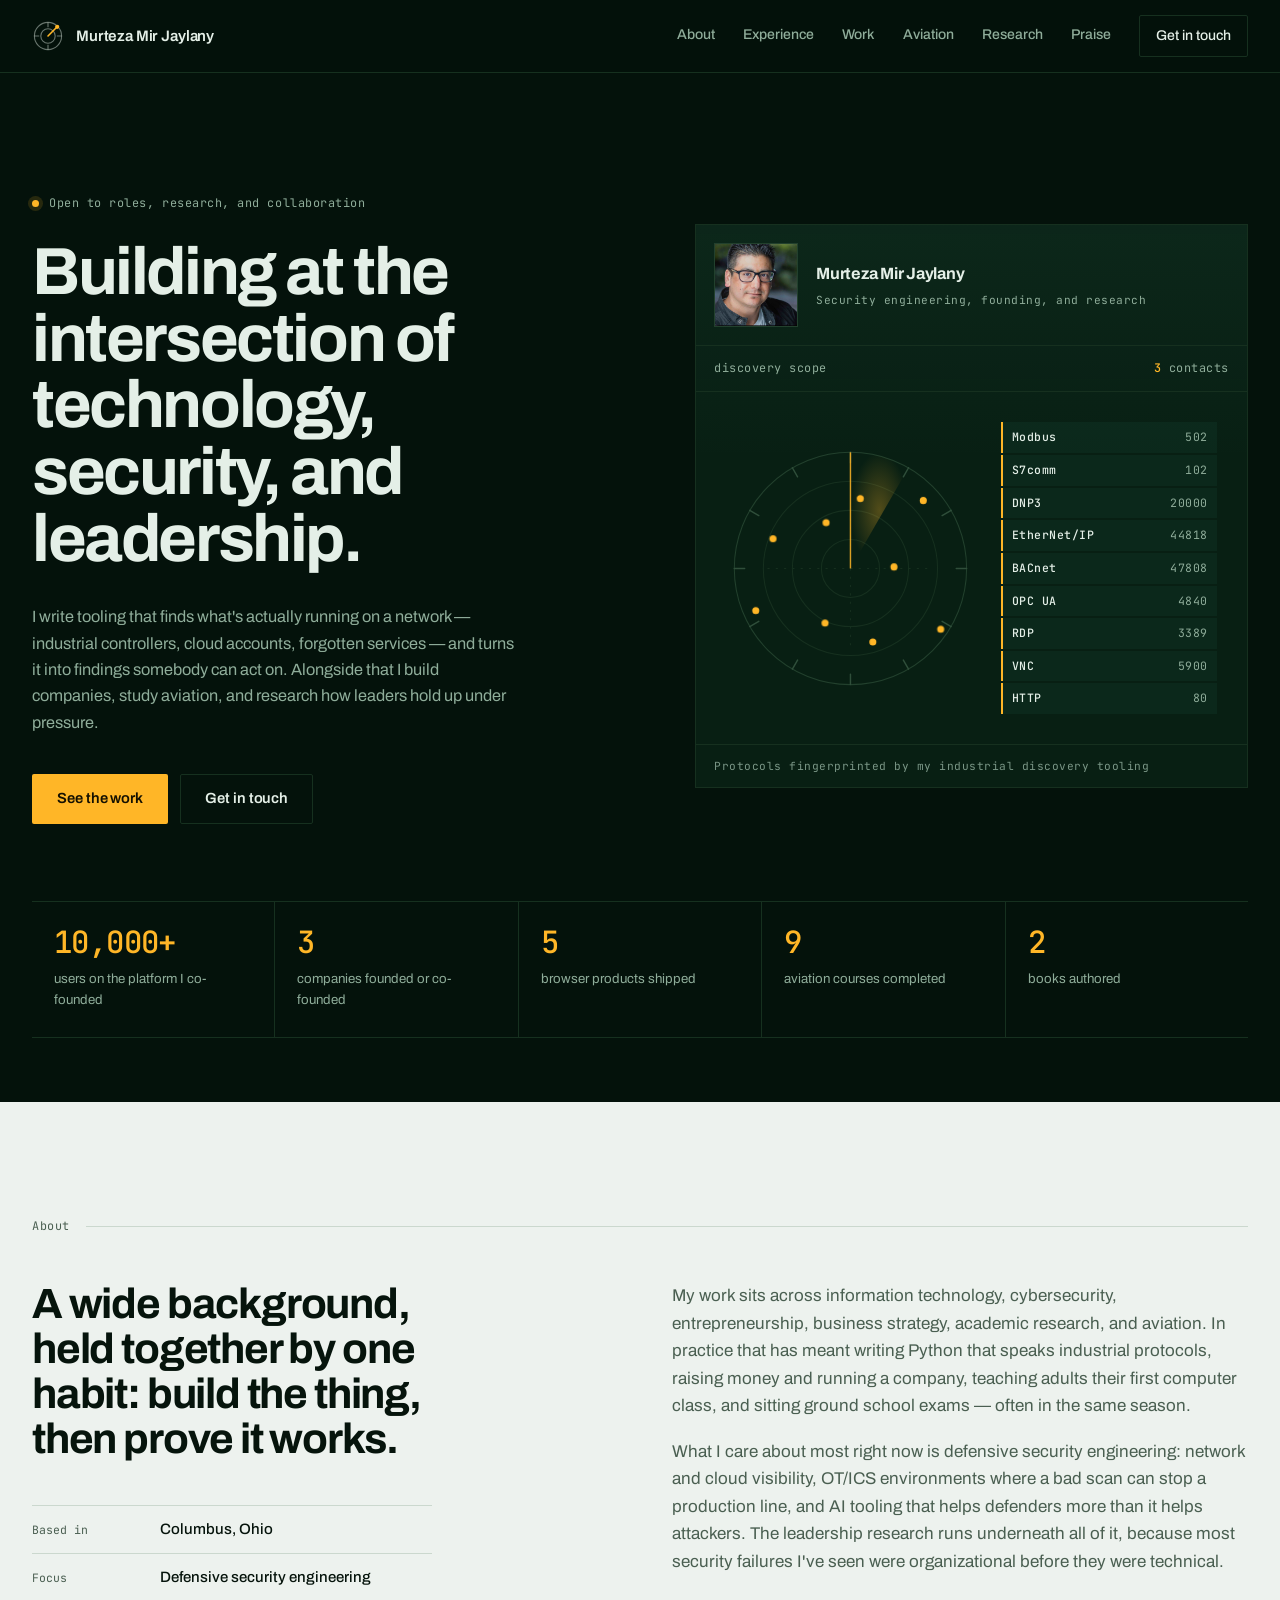
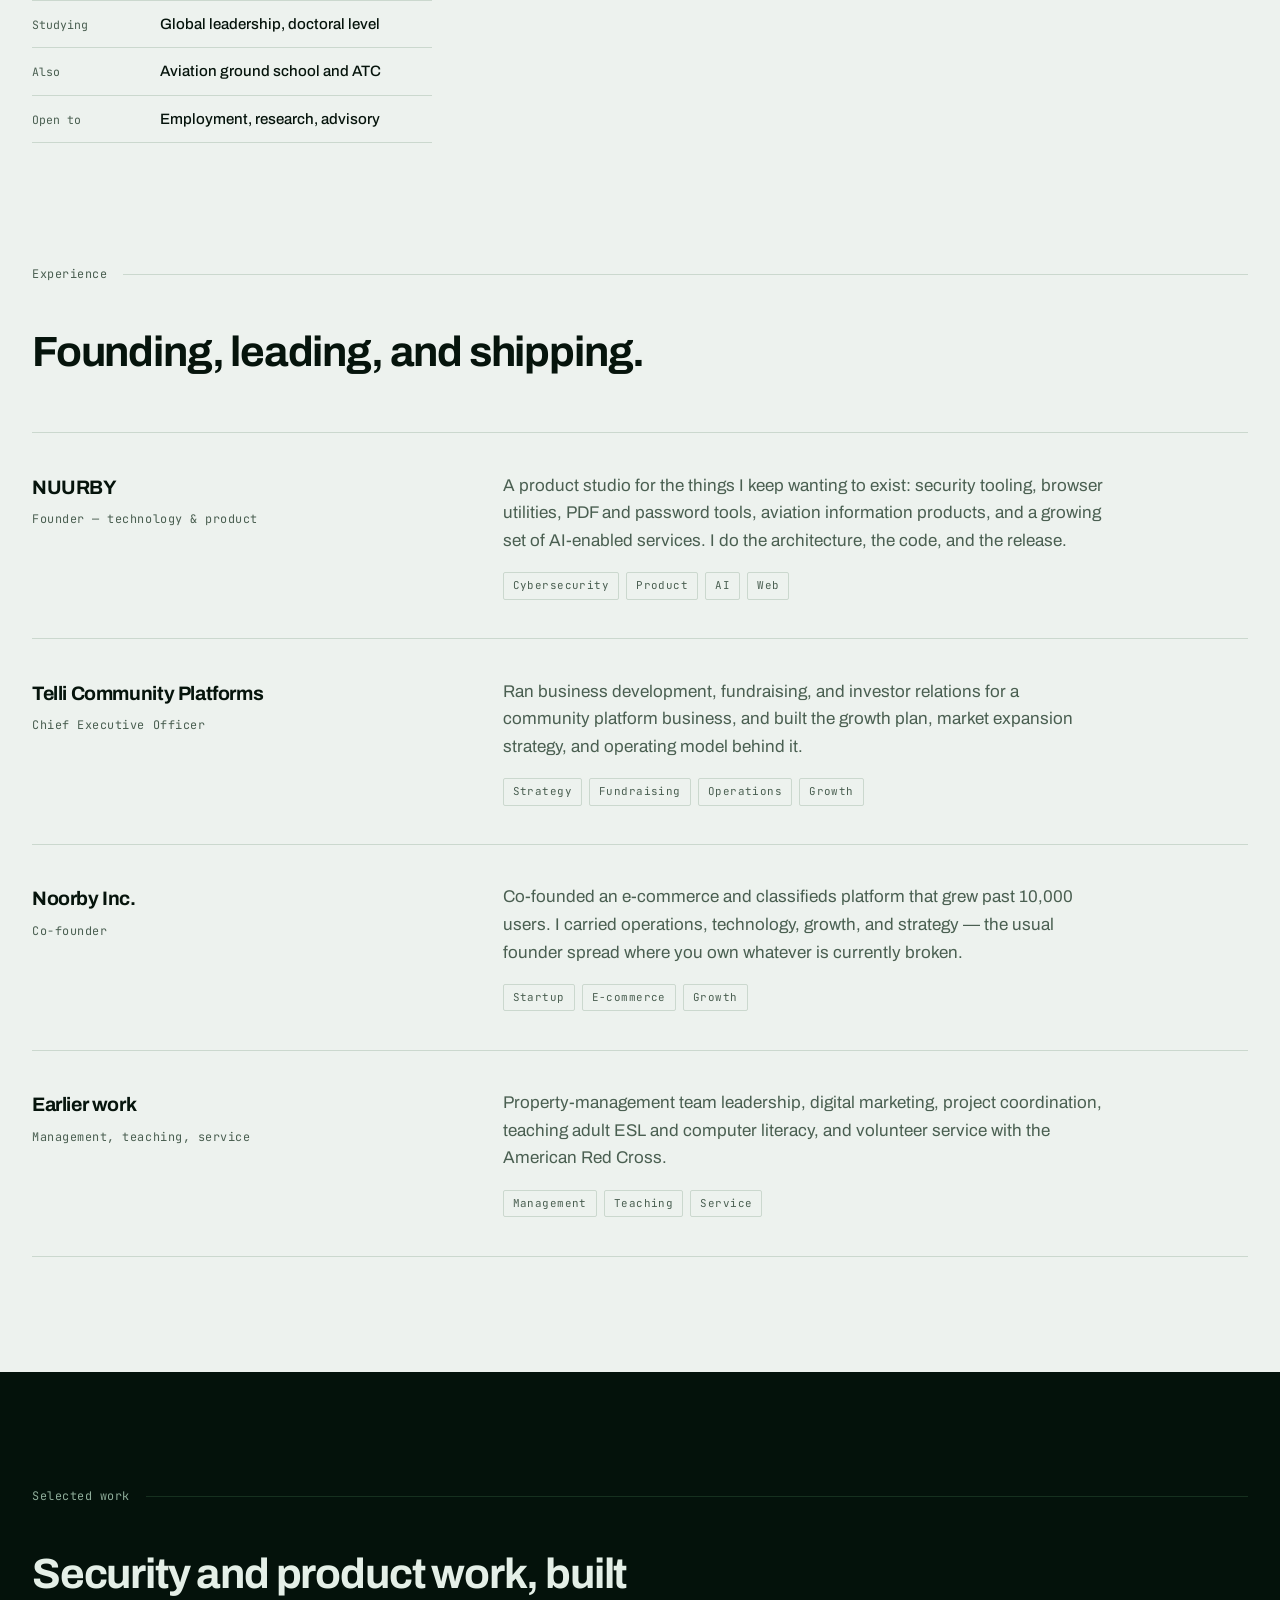
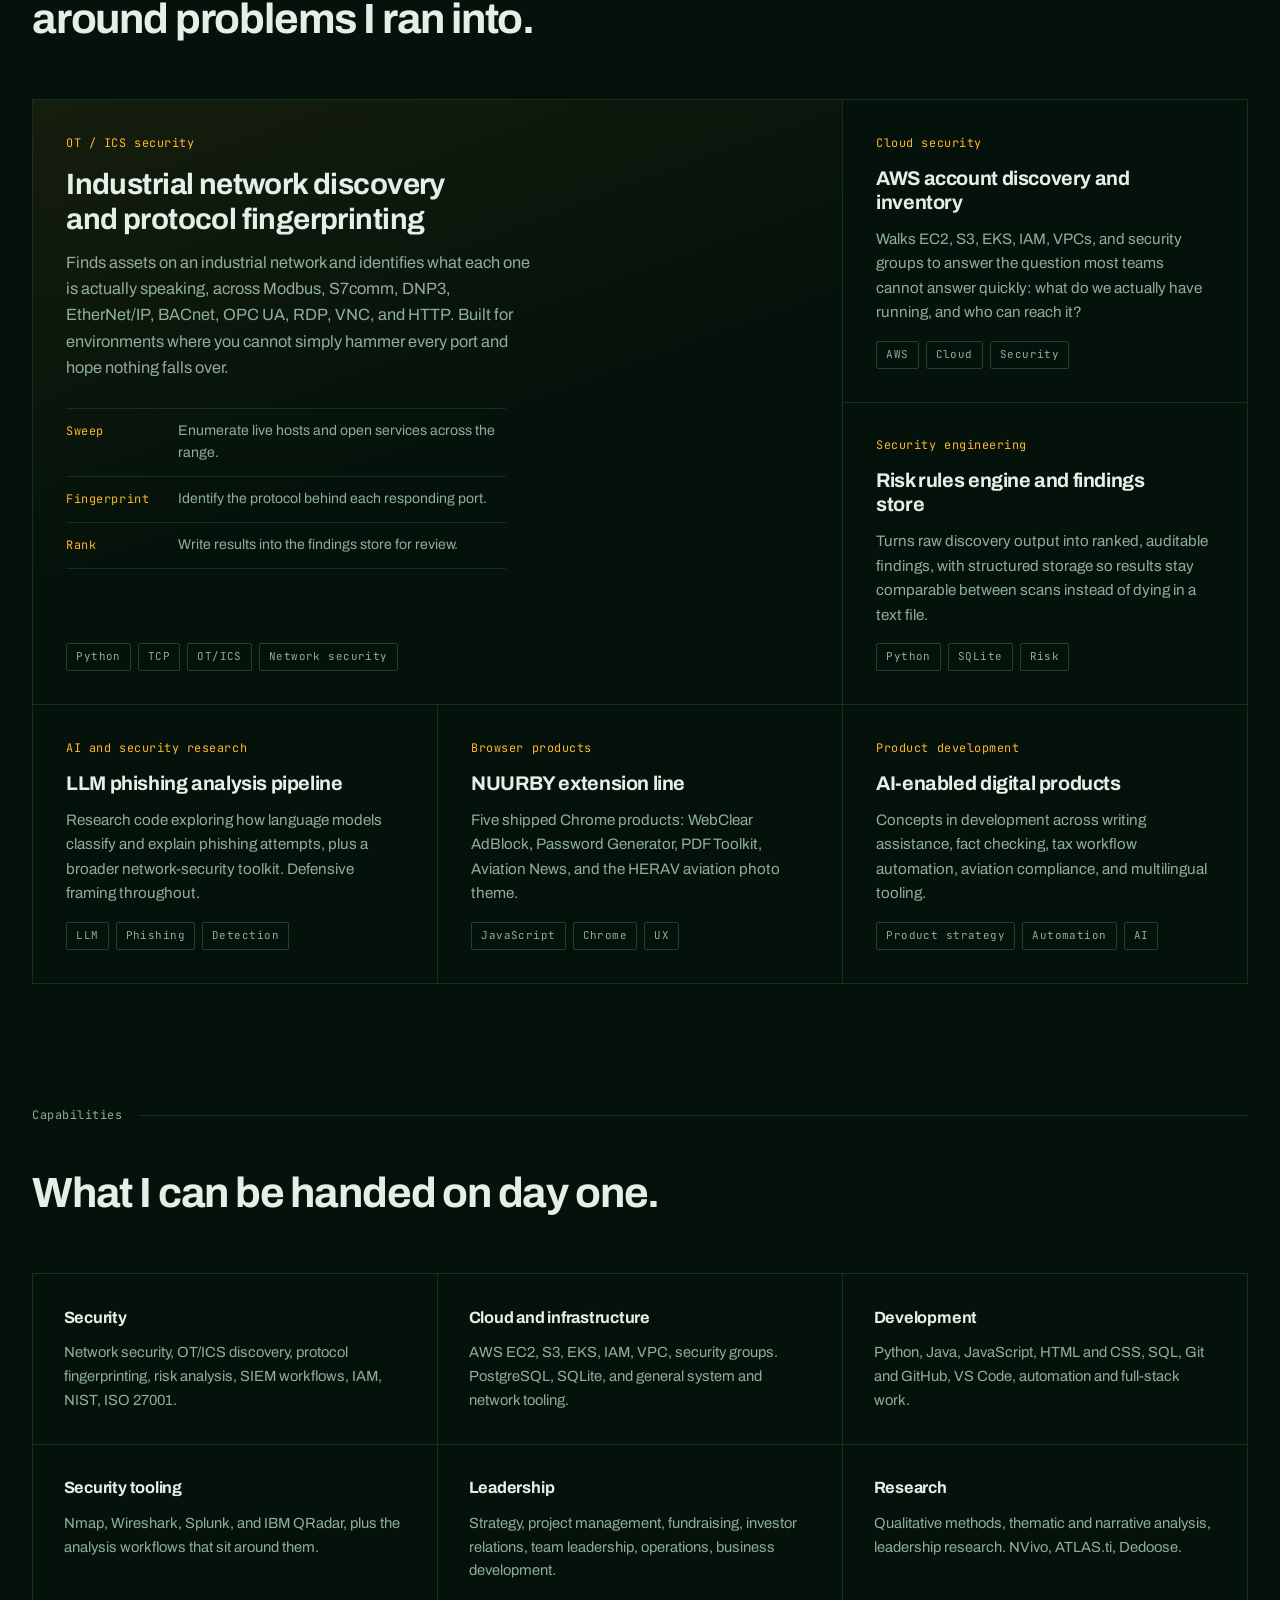
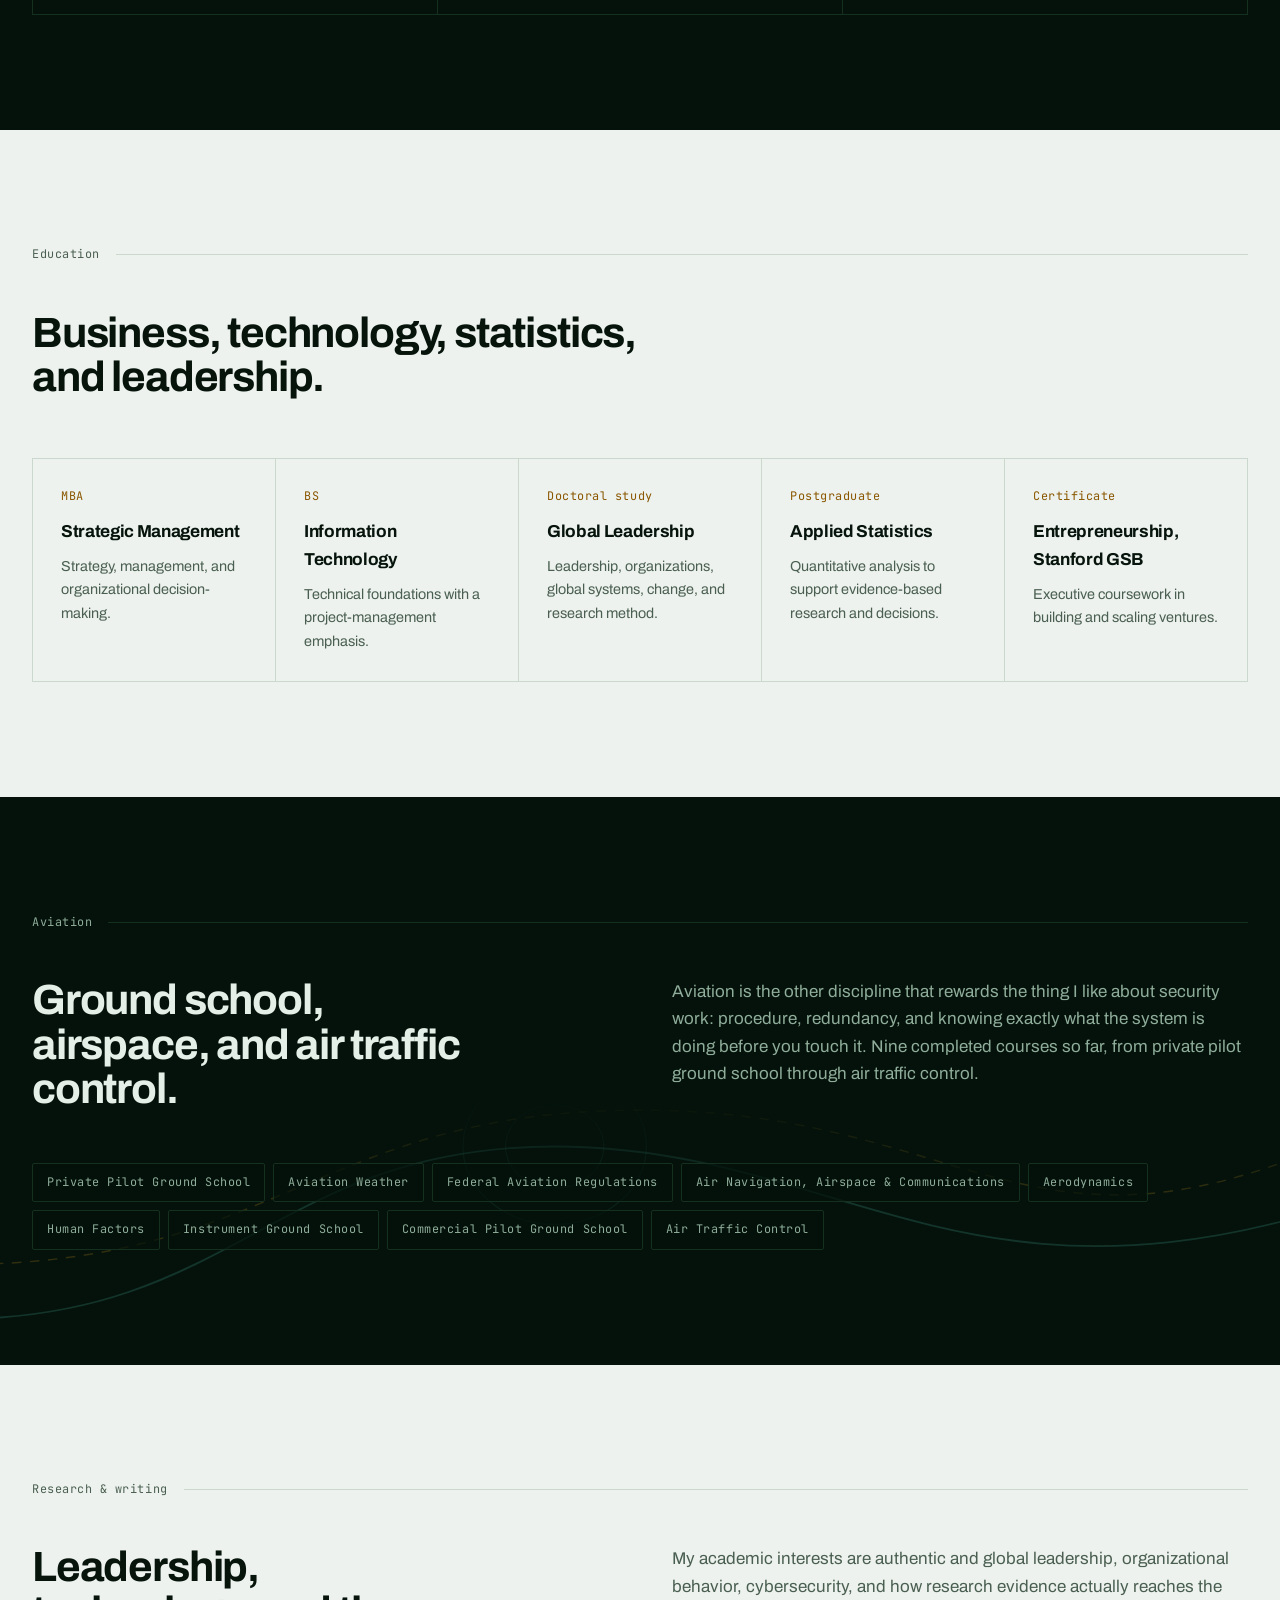
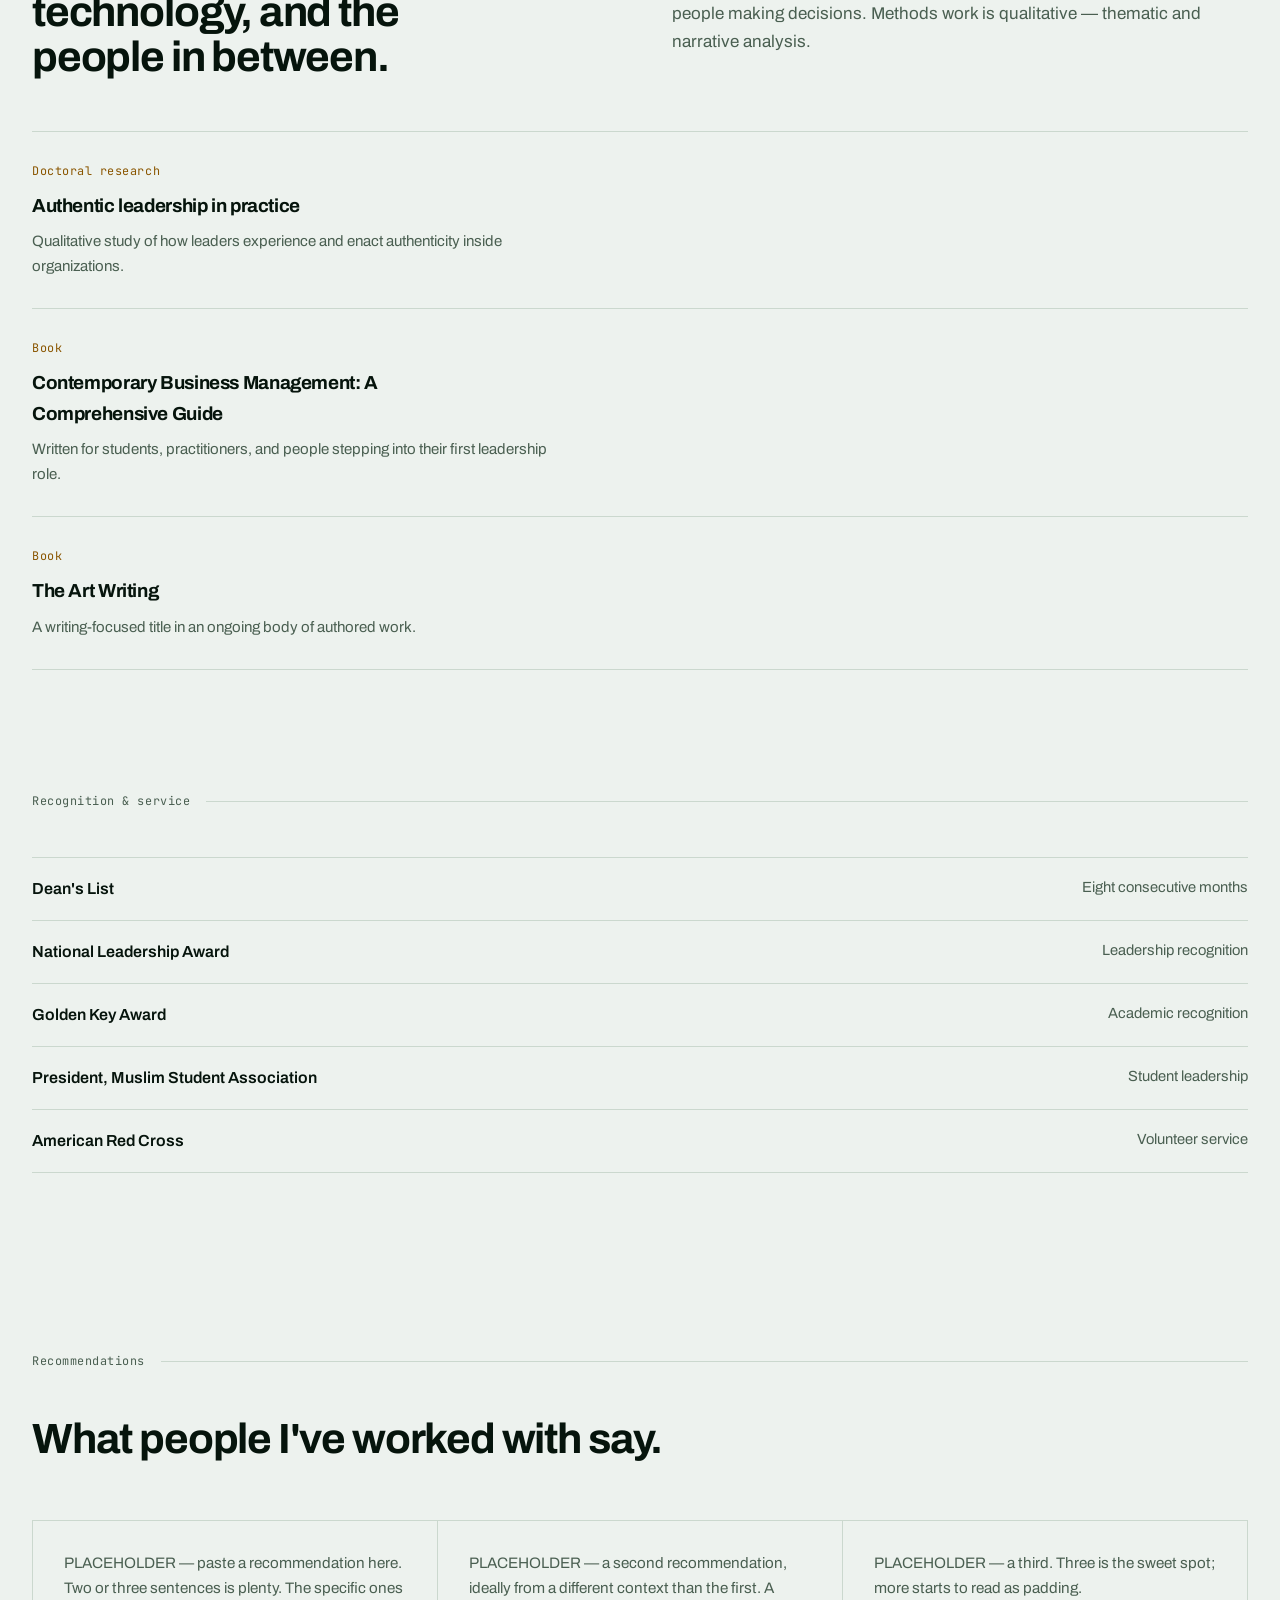
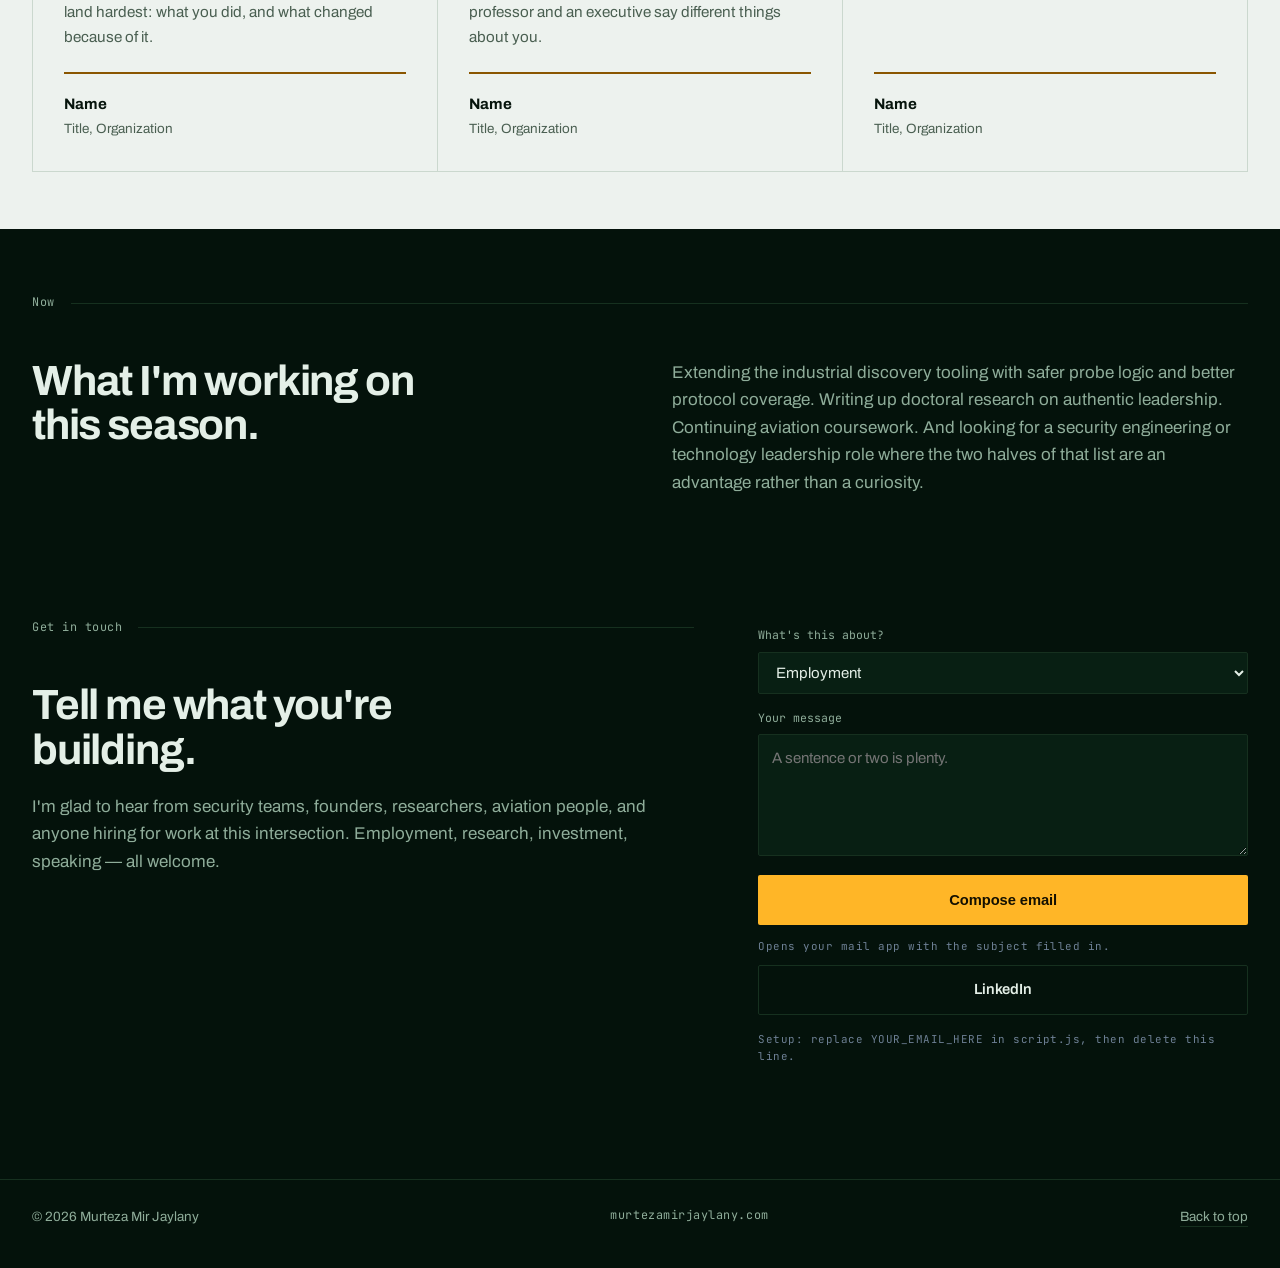
<file: index (2).html>
<!DOCTYPE html>
<html lang="en" class="no-js">
<head>
<meta charset="utf-8" />
<meta name="viewport" content="width=device-width, initial-scale=1" />
<title>Murteza Mir Jaylany — Cybersecurity, Aviation, Leadership</title>

<meta name="description" content="Murteza Mir Jaylany builds security tooling for industrial and cloud networks, founds technology companies, and studies aviation and global leadership." />
<meta name="author" content="Murteza Mir Jaylany" />
<link rel="canonical" href="https://murtezamirjaylany.com/" />

<meta property="og:type" content="website" />
<meta property="og:url" content="https://murtezamirjaylany.com/" />
<meta property="og:site_name" content="Murteza Mir Jaylany" />
<meta property="og:title" content="Murteza Mir Jaylany — Cybersecurity, Aviation, Leadership" />
<meta property="og:description" content="Security tooling for industrial and cloud networks. Founder. Researcher. Aviation student." />
<meta property="og:image" content="https://murtezamirjaylany.com/og-image.png" />
<meta property="og:image:width" content="1200" />
<meta property="og:image:height" content="630" />
<meta name="twitter:card" content="summary_large_image" />
<meta name="twitter:title" content="Murteza Mir Jaylany — Cybersecurity, Aviation, Leadership" />
<meta name="twitter:description" content="Security tooling for industrial and cloud networks. Founder. Researcher. Aviation student." />
<meta name="twitter:image" content="https://murtezamirjaylany.com/og-image.png" />

<meta name="theme-color" content="#FFFFFF" />
<link rel="icon" href="favicon.svg" type="image/svg+xml" />
<link rel="apple-touch-icon" href="apple-touch-icon.png" />

<link rel="preconnect" href="https://fonts.googleapis.com" />
<link rel="preconnect" href="https://fonts.gstatic.com" crossorigin />
<link href="https://fonts.googleapis.com/css2?family=Archivo:wght@400;500;600;700;800&family=JetBrains+Mono:wght@400;500;700&display=swap" rel="stylesheet" />
<link rel="stylesheet" href="styles.css" />

<script>document.documentElement.className = document.documentElement.className.replace('no-js','js');</script>

<script type="application/ld+json">
{
  "@context": "https://schema.org",
  "@type": "Person",
  "name": "Murteza Mir Jaylany",
  "url": "https://murtezamirjaylany.com/",
  "jobTitle": "Technology and Cybersecurity Professional",
  "sameAs": ["https://www.linkedin.com/in/murtezasmjaylany"],
  "knowsAbout": [
    "Cybersecurity","Network Security","OT/ICS Security","Cloud Security",
    "Information Technology","Aviation","Air Traffic Control",
    "Entrepreneurship","Global Leadership","Qualitative Research"
  ]
}
</script>
</head>

<body>
<a class="skip" href="#main">Skip to content</a>

<header class="masthead" id="top">
  <div class="shell masthead__in">
    <a class="ident" href="#top">
      <svg class="ident__mark" viewBox="0 0 40 40" aria-hidden="true" focusable="false">
        <circle cx="20" cy="20" r="17" fill="none" stroke="currentColor" stroke-width="1.4" opacity=".45"/>
        <circle cx="20" cy="20" r="9"  fill="none" stroke="currentColor" stroke-width="1.4" opacity=".45"/>
        <path d="M20 3v6M20 31v6M3 20h6M31 20h6" stroke="currentColor" stroke-width="1.4" opacity=".45"/>
        <path d="M20 20 L31.5 8.5" stroke="var(--mag)" stroke-width="2" stroke-linecap="round"/>
        <circle cx="31.5" cy="8.5" r="2.6" fill="var(--mag)"/>
      </svg>
      <span class="ident__name">Murteza Mir Jaylany</span>
    </a>

    <button class="burger" type="button" aria-expanded="false" aria-controls="nav">
      <span class="burger__bars" aria-hidden="true"><i></i><i></i></span>
      <span class="burger__label">Menu</span>
    </button>

    <nav class="nav" id="nav" aria-label="Primary">
      <a href="#about">About</a>
      <a href="#work">Experience</a>
      <a href="#projects">Work</a>
      <a href="#aviation">Aviation</a>
      <a href="#research">Research</a>
      <a href="#recommendations">Praise</a>
      <a class="nav__cta" href="#contact">Get in touch</a>
    </nav>
  </div>
</header>

<main id="main">

  <!-- ============ HERO ============ -->
  <section class="band band--void hero">
    <div class="shell hero__in">

      <div class="hero__copy">
        <p class="hero__status"><span class="dot" aria-hidden="true"></span>Open to roles, research, and collaboration</p>
        <h1 class="hero__title">Building at the intersection of technology, security, and leadership.</h1>
        <p class="hero__lede">
          I write tooling that finds what's actually running on a network — industrial
          controllers, cloud accounts, forgotten services — and turns it into findings
          somebody can act on. Alongside that I build companies, study aviation, and
          research how leaders hold up under pressure.
        </p>
        <div class="hero__acts">
          <a class="btn btn--solid" href="#projects">See the work</a>
          <a class="btn btn--ghost" href="#contact">Get in touch</a>
        </div>
      </div>

      <!-- The scope: discovery sweep + protocol readout -->
      <div class="scope" role="img" aria-label="Illustration of a network discovery scope plotting nine industrial and IT services with their standard ports.">
        <div class="ident-plate">
          <img src="portrait.jpg" alt="Portrait of Murteza Mir Jaylany" width="576" height="576" decoding="async" />
          <div>
            <b>Murteza Mir Jaylany</b>
            <span class="mono">Security engineering, founding, and research</span>
          </div>
        </div>

        <div class="scope__head">
          <span class="mono">discovery scope</span>
          <span class="mono scope__count"><b data-count>9</b> contacts</span>
        </div>

        <div class="scope__body">
          <svg class="scope__plot" viewBox="0 0 240 240" aria-hidden="true" focusable="false">
            <defs>
              <radialGradient id="sweepFade" cx="50%" cy="50%" r="50%">
                <stop offset="0%"  stop-color="var(--mag)" stop-opacity=".30"/>
                <stop offset="100%" stop-color="var(--mag)" stop-opacity="0"/>
              </radialGradient>
            </defs>

            <g class="scope__rings">
              <circle cx="120" cy="120" r="112"/>
              <circle cx="120" cy="120" r="84"/>
              <circle cx="120" cy="120" r="56"/>
              <circle cx="120" cy="120" r="28"/>
            </g>

            <g class="scope__ticks">
              <path d="M120 8v10M120 222v10M8 120h10M222 120h10"/>
              <path d="M176 22.9l-5 8.7M64 217.1l5-8.7M217.1 176l-8.7-5M22.9 64l8.7 5"/>
              <path d="M64 22.9l5 8.7M176 217.1l-5-8.7M22.9 176l8.7-5M217.1 64l-8.7 5"/>
            </g>

            <path class="scope__cross" d="M120 40v160M40 120h160"/>

            <g class="scope__sweep">
              <path d="M120 120 L120 8 A112 112 0 0 1 176 22.9 Z" fill="url(#sweepFade)"/>
              <path d="M120 120 L120 8" stroke="var(--mag)" stroke-width="1.4" opacity=".85"/>
            </g>

            <g class="scope__blips">
              <g class="blip"><circle cx="129.5" cy="52.7"  r="3.4"/></g>
              <g class="blip"><circle cx="190.2" cy="54.5"  r="3.4"/></g>
              <g class="blip"><circle cx="162.0" cy="118.5" r="3.4"/></g>
              <g class="blip"><circle cx="207.0" cy="178.7" r="3.4"/></g>
              <g class="blip"><circle cx="141.6" cy="190.8" r="3.4"/></g>
              <g class="blip"><circle cx="95.5"  cy="172.6" r="3.4"/></g>
              <g class="blip"><circle cx="28.7"  cy="160.7" r="3.4"/></g>
              <g class="blip"><circle cx="45.3"  cy="91.3"  r="3.4"/></g>
              <g class="blip"><circle cx="96.5"  cy="75.9"  r="3.4"/></g>
            </g>
          </svg>

          <ul class="readout mono">
            <li><b>Modbus</b><span>502</span></li>
            <li><b>S7comm</b><span>102</span></li>
            <li><b>DNP3</b><span>20000</span></li>
            <li><b>EtherNet/IP</b><span>44818</span></li>
            <li><b>BACnet</b><span>47808</span></li>
            <li><b>OPC&nbsp;UA</b><span>4840</span></li>
            <li><b>RDP</b><span>3389</span></li>
            <li><b>VNC</b><span>5900</span></li>
            <li><b>HTTP</b><span>80</span></li>
          </ul>
        </div>

        <p class="scope__foot mono">Protocols fingerprinted by my industrial discovery tooling</p>
      </div>
    </div>

    <!-- ============ IMPACT ============ -->
    <div class="shell">
      <ul class="impact" aria-label="Selected results">
        <li><b class="mono">10,000+</b><span>users on the platform I co-founded</span></li>
        <li><b class="mono">3</b><span>companies founded or co-founded</span></li>
        <li><b class="mono">5</b><span>browser products shipped</span></li>
        <li><b class="mono">9</b><span>aviation courses completed</span></li>
        <li><b class="mono">2</b><span>books authored</span></li>
      </ul>
    </div>
  </section>

  <!-- ============ ABOUT ============ -->
  <section class="band band--chart band--flush" id="about">
    <div class="shell">
      <p class="marker mono">About</p>
      <div class="duo">
        <div>
          <h2 class="h2">A wide background, held together by one habit: build the thing, then prove it works.</h2>
          <dl class="facts">
            <div><dt>Based in</dt><dd>Columbus, Ohio</dd></div>
            <div><dt>Focus</dt><dd>Defensive security engineering</dd></div>
            <div><dt>Studying</dt><dd>Global leadership, doctoral level</dd></div>
            <div><dt>Also</dt><dd>Aviation ground school and ATC</dd></div>
            <div><dt>Open to</dt><dd>Employment, research, advisory</dd></div>
          </dl>
        </div>
        <div class="prose">
          <p>
            My work sits across information technology, cybersecurity, entrepreneurship,
            business strategy, academic research, and aviation. In practice that has meant
            writing Python that speaks industrial protocols, raising money and running a
            company, teaching adults their first computer class, and sitting ground school
            exams — often in the same season.
          </p>
          <p>
            What I care about most right now is defensive security engineering: network and
            cloud visibility, OT/ICS environments where a bad scan can stop a production
            line, and AI tooling that helps defenders more than it helps attackers. The
            leadership research runs underneath all of it, because most security failures
            I've seen were organizational before they were technical.
          </p>
        </div>
      </div>
    </div>
  </section>

  <!-- ============ EXPERIENCE ============ -->
  <section class="band band--chart band--tight" id="work">
    <div class="shell">
      <p class="marker mono">Experience</p>
      <h2 class="h2 h2--wide">Founding, leading, and shipping.</h2>

      <ol class="roles">
        <li class="role">
          <div class="role__meta">
            <span class="role__org">NUURBY</span>
            <span class="mono role__title">Founder — technology &amp; product</span>
          </div>
          <div class="role__body">
            <p>
              A product studio for the things I keep wanting to exist: security tooling,
              browser utilities, PDF and password tools, aviation information products, and
              a growing set of AI-enabled services. I do the architecture, the code, and the
              release.
            </p>
            <ul class="chips"><li>Cybersecurity</li><li>Product</li><li>AI</li><li>Web</li></ul>
          </div>
        </li>

        <li class="role">
          <div class="role__meta">
            <span class="role__org">Telli Community Platforms</span>
            <span class="mono role__title">Chief Executive Officer</span>
          </div>
          <div class="role__body">
            <p>
              Ran business development, fundraising, and investor relations for a
              community platform business, and built the growth plan, market expansion
              strategy, and operating model behind it.
            </p>
            <ul class="chips"><li>Strategy</li><li>Fundraising</li><li>Operations</li><li>Growth</li></ul>
          </div>
        </li>

        <li class="role">
          <div class="role__meta">
            <span class="role__org">Noorby Inc.</span>
            <span class="mono role__title">Co-founder</span>
          </div>
          <div class="role__body">
            <p>
              Co-founded an e-commerce and classifieds platform that grew past 10,000 users.
              I carried operations, technology, growth, and strategy — the usual founder
              spread where you own whatever is currently broken.
            </p>
            <ul class="chips"><li>Startup</li><li>E-commerce</li><li>Growth</li></ul>
          </div>
        </li>

        <li class="role">
          <div class="role__meta">
            <span class="role__org">Earlier work</span>
            <span class="mono role__title">Management, teaching, service</span>
          </div>
          <div class="role__body">
            <p>
              Property-management team leadership, digital marketing, project coordination,
              teaching adult ESL and computer literacy, and volunteer service with the
              American Red Cross.
            </p>
            <ul class="chips"><li>Management</li><li>Teaching</li><li>Service</li></ul>
          </div>
        </li>
      </ol>
    </div>
  </section>

  <!-- ============ PROJECTS ============ -->
  <section class="band band--void band--flush" id="projects">
    <div class="shell">
      <p class="marker mono">Selected work</p>
      <h2 class="h2 h2--wide">Security and product work, built around problems I ran into.</h2>

      <div class="grid">

        <article class="cell cell--lead">
          <p class="cell__domain mono">OT / ICS security</p>
          <h3 class="cell__title">Industrial network discovery and protocol fingerprinting</h3>
          <p class="cell__text">
            Finds assets on an industrial network and identifies what each one is actually
            speaking, across Modbus, S7comm, DNP3, EtherNet/IP, BACnet, OPC UA, RDP, VNC, and
            HTTP. Built for environments where you cannot simply hammer every port and hope
            nothing falls over.
          </p>
          <ol class="stages">
            <li><span class="mono">Sweep</span><p>Enumerate live hosts and open services across the range.</p></li>
            <li><span class="mono">Fingerprint</span><p>Identify the protocol behind each responding port.</p></li>
            <li><span class="mono">Rank</span><p>Write results into the findings store for review.</p></li>
          </ol>
          <ul class="chips chips--dark"><li>Python</li><li>TCP</li><li>OT/ICS</li><li>Network security</li></ul>
        </article>

        <article class="cell">
          <p class="cell__domain mono">Cloud security</p>
          <h3 class="cell__title">AWS account discovery and inventory</h3>
          <p class="cell__text">
            Walks EC2, S3, EKS, IAM, VPCs, and security groups to answer the question most
            teams cannot answer quickly: what do we actually have running, and who can reach it?
          </p>
          <ul class="chips chips--dark"><li>AWS</li><li>Cloud</li><li>Security</li></ul>
        </article>

        <article class="cell">
          <p class="cell__domain mono">Security engineering</p>
          <h3 class="cell__title">Risk rules engine and findings store</h3>
          <p class="cell__text">
            Turns raw discovery output into ranked, auditable findings, with structured
            storage so results stay comparable between scans instead of dying in a text file.
          </p>
          <ul class="chips chips--dark"><li>Python</li><li>SQLite</li><li>Risk</li></ul>
        </article>

        <article class="cell">
          <p class="cell__domain mono">AI and security research</p>
          <h3 class="cell__title">LLM phishing analysis pipeline</h3>
          <p class="cell__text">
            Research code exploring how language models classify and explain phishing
            attempts, plus a broader network-security toolkit. Defensive framing throughout.
          </p>
          <ul class="chips chips--dark"><li>LLM</li><li>Phishing</li><li>Detection</li></ul>
        </article>

        <article class="cell">
          <p class="cell__domain mono">Browser products</p>
          <h3 class="cell__title">NUURBY extension line</h3>
          <p class="cell__text">
            Five shipped Chrome products: WebClear AdBlock, Password Generator, PDF Toolkit,
            Aviation News, and the HERAV aviation photo theme.
          </p>
          <ul class="chips chips--dark"><li>JavaScript</li><li>Chrome</li><li>UX</li></ul>
        </article>

        <article class="cell">
          <p class="cell__domain mono">Product development</p>
          <h3 class="cell__title">AI-enabled digital products</h3>
          <p class="cell__text">
            Concepts in development across writing assistance, fact checking, tax workflow
            automation, aviation compliance, and multilingual tooling.
          </p>
          <ul class="chips chips--dark"><li>Product strategy</li><li>Automation</li><li>AI</li></ul>
        </article>

      </div>
    </div>
  </section>

  <!-- ============ CAPABILITIES ============ -->
  <section class="band band--void band--tight" id="capabilities">
    <div class="shell">
      <p class="marker mono">Capabilities</p>
      <h2 class="h2 h2--wide">What I can be handed on day one.</h2>

      <dl class="caps">
        <div class="cap">
          <dt>Security</dt>
          <dd>Network security, OT/ICS discovery, protocol fingerprinting, risk analysis, SIEM workflows, IAM, NIST, ISO 27001.</dd>
        </div>
        <div class="cap">
          <dt>Cloud and infrastructure</dt>
          <dd>AWS EC2, S3, EKS, IAM, VPC, security groups. PostgreSQL, SQLite, and general system and network tooling.</dd>
        </div>
        <div class="cap">
          <dt>Development</dt>
          <dd>Python, Java, JavaScript, HTML and CSS, SQL, Git and GitHub, VS Code, automation and full-stack work.</dd>
        </div>
        <div class="cap">
          <dt>Security tooling</dt>
          <dd>Nmap, Wireshark, Splunk, and IBM QRadar, plus the analysis workflows that sit around them.</dd>
        </div>
        <div class="cap">
          <dt>Leadership</dt>
          <dd>Strategy, project management, fundraising, investor relations, team leadership, operations, business development.</dd>
        </div>
        <div class="cap">
          <dt>Research</dt>
          <dd>Qualitative methods, thematic and narrative analysis, leadership research. NVivo, ATLAS.ti, Dedoose.</dd>
        </div>
      </dl>
    </div>
  </section>

  <!-- ============ EDUCATION ============ -->
  <section class="band band--chart" id="education">
    <div class="shell">
      <p class="marker mono">Education</p>
      <h2 class="h2 h2--wide">Business, technology, statistics, and leadership.</h2>

      <ul class="degrees">
        <li>
          <span class="mono degrees__level">MBA</span>
          <h3>Strategic Management</h3>
          <p>Strategy, management, and organizational decision-making.</p>
        </li>
        <li>
          <span class="mono degrees__level">BS</span>
          <h3>Information Technology</h3>
          <p>Technical foundations with a project-management emphasis.</p>
        </li>
        <li>
          <span class="mono degrees__level">Doctoral study</span>
          <h3>Global Leadership</h3>
          <p>Leadership, organizations, global systems, change, and research method.</p>
        </li>
        <li>
          <span class="mono degrees__level">Postgraduate</span>
          <h3>Applied Statistics</h3>
          <p>Quantitative analysis to support evidence-based research and decisions.</p>
        </li>
        <li>
          <span class="mono degrees__level">Certificate</span>
          <h3>Entrepreneurship, Stanford GSB</h3>
          <p>Executive coursework in building and scaling ventures.</p>
        </li>
      </ul>
    </div>
  </section>

  <!-- ============ AVIATION ============ -->
  <section class="band band--void band--sectional" id="aviation">
    <svg class="sectional" viewBox="0 0 1200 300" preserveAspectRatio="none" aria-hidden="true" focusable="false">
      <path d="M-40 250 C 220 250 260 60 520 60 S 900 250 1240 130" class="sectional__b"/>
      <path d="M-40 190 C 260 190 300 20 600 20 S 960 200 1240 60"  class="sectional__e"/>
      <circle cx="520" cy="60" r="46" class="sectional__ring"/>
      <circle cx="520" cy="60" r="86" class="sectional__ring"/>
    </svg>

    <div class="shell">
      <p class="marker mono">Aviation</p>
      <div class="duo">
        <h2 class="h2">Ground school, airspace, and air traffic control.</h2>
        <div class="prose">
          <p>
            Aviation is the other discipline that rewards the thing I like about security
            work: procedure, redundancy, and knowing exactly what the system is doing before
            you touch it. Nine completed courses so far, from private pilot ground school
            through air traffic control.
          </p>
        </div>
      </div>

      <ul class="courses mono">
        <li>Private Pilot Ground School</li>
        <li>Aviation Weather</li>
        <li>Federal Aviation Regulations</li>
        <li>Air Navigation, Airspace &amp; Communications</li>
        <li>Aerodynamics</li>
        <li>Human Factors</li>
        <li>Instrument Ground School</li>
        <li>Commercial Pilot Ground School</li>
        <li>Air Traffic Control</li>
      </ul>
    </div>
  </section>

  <!-- ============ RESEARCH ============ -->
  <section class="band band--chart band--flush" id="research">
    <div class="shell">
      <p class="marker mono">Research &amp; writing</p>
      <div class="duo">
        <h2 class="h2">Leadership, technology, and the people in between.</h2>
        <div class="prose">
          <p>
            My academic interests are authentic and global leadership, organizational
            behavior, cybersecurity, and how research evidence actually reaches the people
            making decisions. Methods work is qualitative — thematic and narrative analysis.
          </p>
        </div>
      </div>

      <ul class="works">
        <li>
          <span class="mono works__kind">Doctoral research</span>
          <h3>Authentic leadership in practice</h3>
          <p>Qualitative study of how leaders experience and enact authenticity inside organizations.</p>
        </li>
        <li>
          <span class="mono works__kind">Book</span>
          <h3>Contemporary Business Management: A Comprehensive Guide</h3>
          <p>Written for students, practitioners, and people stepping into their first leadership role.</p>
        </li>
        <li>
          <span class="mono works__kind">Book</span>
          <h3>The Art Writing</h3>
          <p>A writing-focused title in an ongoing body of authored work.</p>
        </li>
      </ul>
    </div>
  </section>

  <!-- ============ RECOGNITION ============ -->
  <section class="band band--chart band--tight" id="recognition">
    <div class="shell">
      <p class="marker mono">Recognition &amp; service</p>
      <ul class="honors">
        <li><b>Dean's List</b><span>Eight consecutive months</span></li>
        <li><b>National Leadership Award</b><span>Leadership recognition</span></li>
        <li><b>Golden Key Award</b><span>Academic recognition</span></li>
        <li><b>President, Muslim Student Association</b><span>Student leadership</span></li>
        <li><b>American Red Cross</b><span>Volunteer service</span></li>
      </ul>
    </div>
  </section>

  <!-- ============ RECOMMENDATIONS ============ -->
  <!-- EDIT ME: replace all three with real quotes. Ask on LinkedIn — people say yes
       far more often than you'd expect. Delete this whole block until you have
       at least two real ones; placeholder praise is worse than none. -->
  <section class="band band--chart band--tight band--flush" id="recommendations">
    <div class="shell">
      <p class="marker mono">Recommendations</p>
      <h2 class="h2 h2--wide">What people I've worked with say.</h2>

      <div class="quotes">
        <figure class="quote">
          <blockquote><p>PLACEHOLDER — paste a recommendation here. Two or three sentences is plenty. The specific ones land hardest: what you did, and what changed because of it.</p></blockquote>
          <figcaption><b>Name</b><span>Title, Organization</span></figcaption>
        </figure>
        <figure class="quote">
          <blockquote><p>PLACEHOLDER — a second recommendation, ideally from a different context than the first. A professor and an executive say different things about you.</p></blockquote>
          <figcaption><b>Name</b><span>Title, Organization</span></figcaption>
        </figure>
        <figure class="quote">
          <blockquote><p>PLACEHOLDER — a third. Three is the sweet spot; more starts to read as padding.</p></blockquote>
          <figcaption><b>Name</b><span>Title, Organization</span></figcaption>
        </figure>
      </div>
    </div>
  </section>

  <!-- ============ NOW ============ -->
  <!-- EDIT ME: rewrite this every few months so it stays true. -->
  <section class="band band--void band--tight band--flush" id="now">
    <div class="shell">
      <p class="marker mono">Now</p>
      <div class="duo">
        <h2 class="h2">What I'm working on this season.</h2>
        <div class="prose">
          <p>
            Extending the industrial discovery tooling with safer probe logic and better
            protocol coverage. Writing up doctoral research on authentic leadership.
            Continuing aviation coursework. And looking for a security engineering or
            technology leadership role where the two halves of that list are an advantage
            rather than a curiosity.
          </p>
        </div>
      </div>
    </div>
  </section>

  <!-- ============ CONTACT ============ -->
  <section class="band band--void band--tight contact" id="contact">
    <div class="shell contact__in">
      <div>
        <p class="marker mono">Get in touch</p>
        <h2 class="h2">Tell me what you're building.</h2>
        <p class="prose prose--dark">
          I'm glad to hear from security teams, founders, researchers, aviation people, and
          anyone hiring for work at this intersection. Employment, research, investment,
          speaking — all welcome.
        </p>
      </div>

      <div class="contact__acts">
        <!-- REPLACE YOUR_EMAIL_HERE (in script.js and below) with your real address, then delete the .setup note. -->
        <div class="form">
          <label for="topic">What's this about?</label>
          <select id="topic">
            <option>Employment</option>
            <option>Research</option>
            <option>Investment</option>
            <option>Business</option>
            <option>Aviation</option>
            <option>Speaking</option>
            <option>General inquiry</option>
          </select>

          <label for="note">Your message</label>
          <textarea id="note" rows="4" placeholder="A sentence or two is plenty."></textarea>

          <button class="btn btn--solid" type="button" id="send">Compose email</button>
          <p class="microcopy mono">Opens your mail app with the subject filled in.</p>
        </div>

        <a class="btn btn--ghost" href="https://www.linkedin.com/in/murtezasmjaylany" target="_blank" rel="noopener noreferrer">LinkedIn</a>
        <p class="setup mono">Setup: replace YOUR_EMAIL_HERE in script.js, then delete this line.</p>
      </div>
    </div>
  </section>

</main>

<footer class="foot">
  <div class="shell foot__in">
    <p>&copy; <span id="year">2026</span> Murteza Mir Jaylany</p>
    <p class="mono">murtezamirjaylany.com</p>
    <p><a href="#top">Back to top</a></p>
  </div>
</footer>

<script src="script.js"></script>
</body>
</html>
</file>
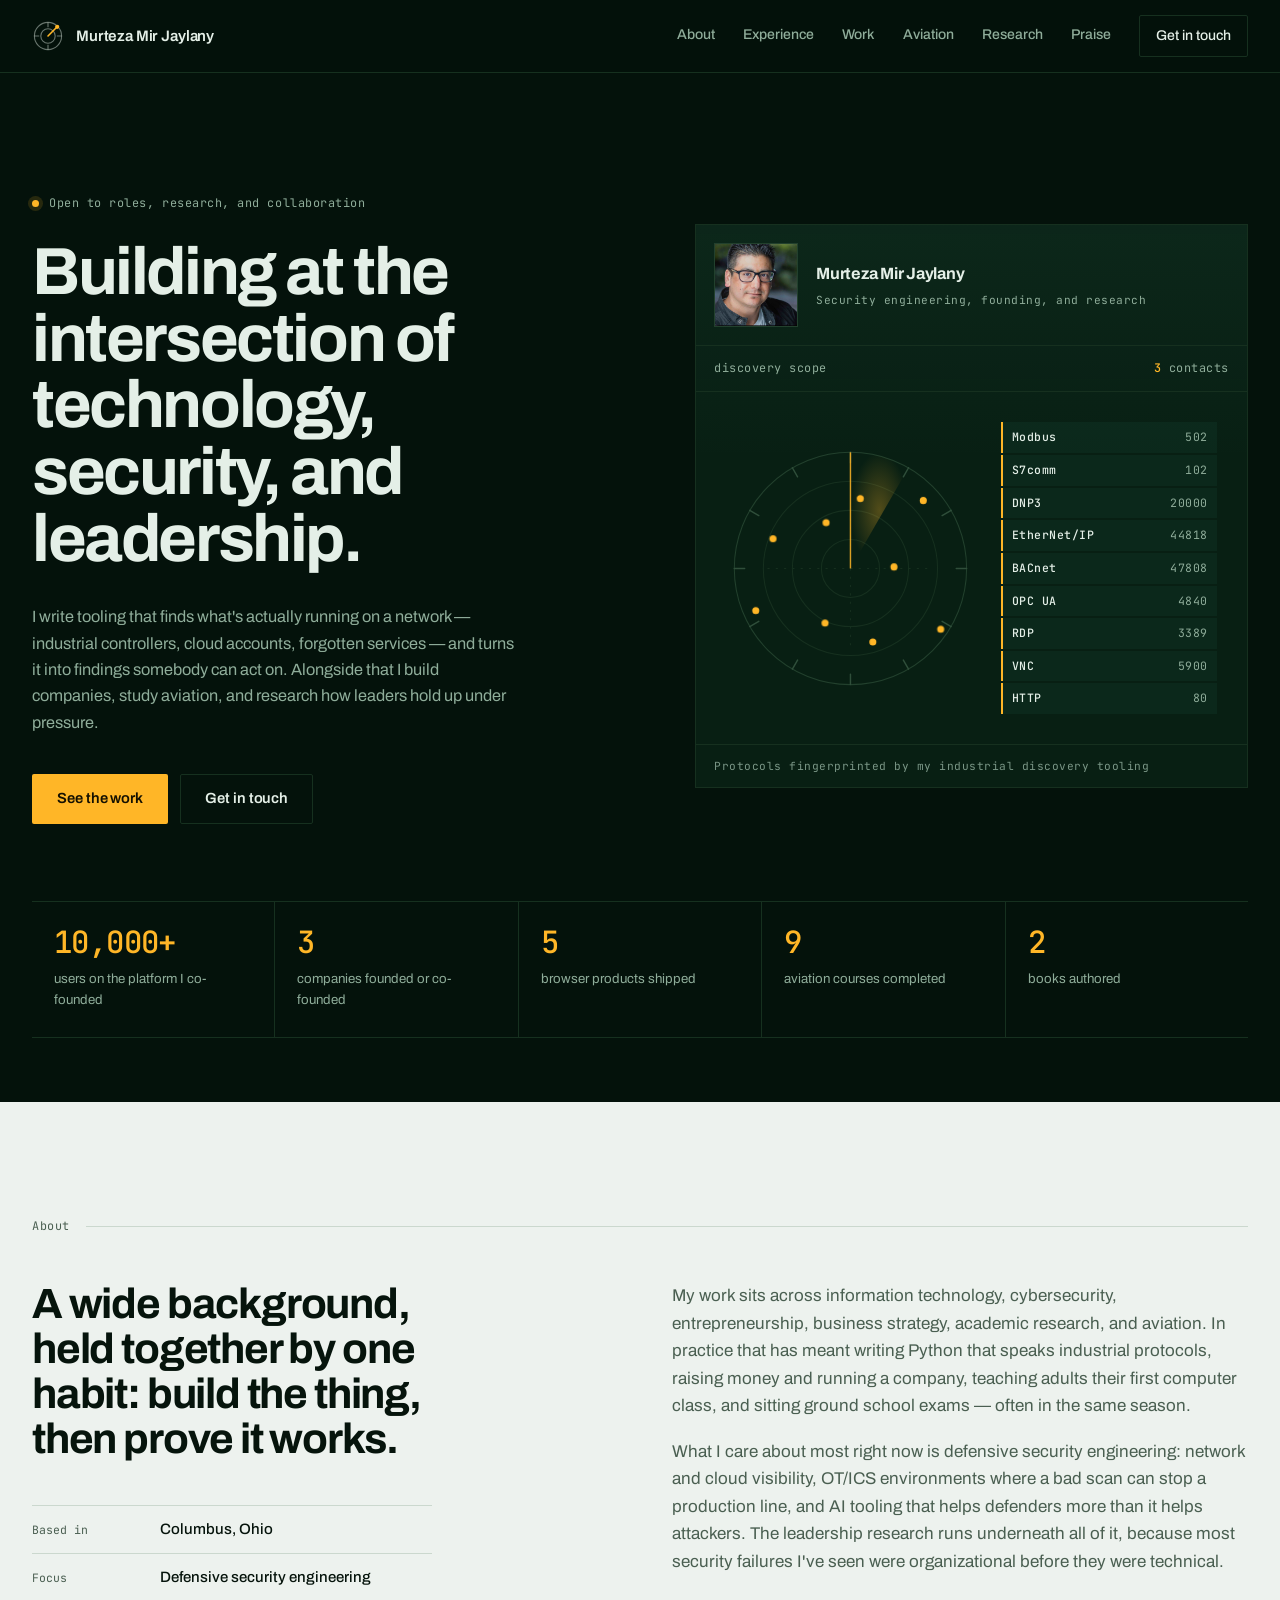
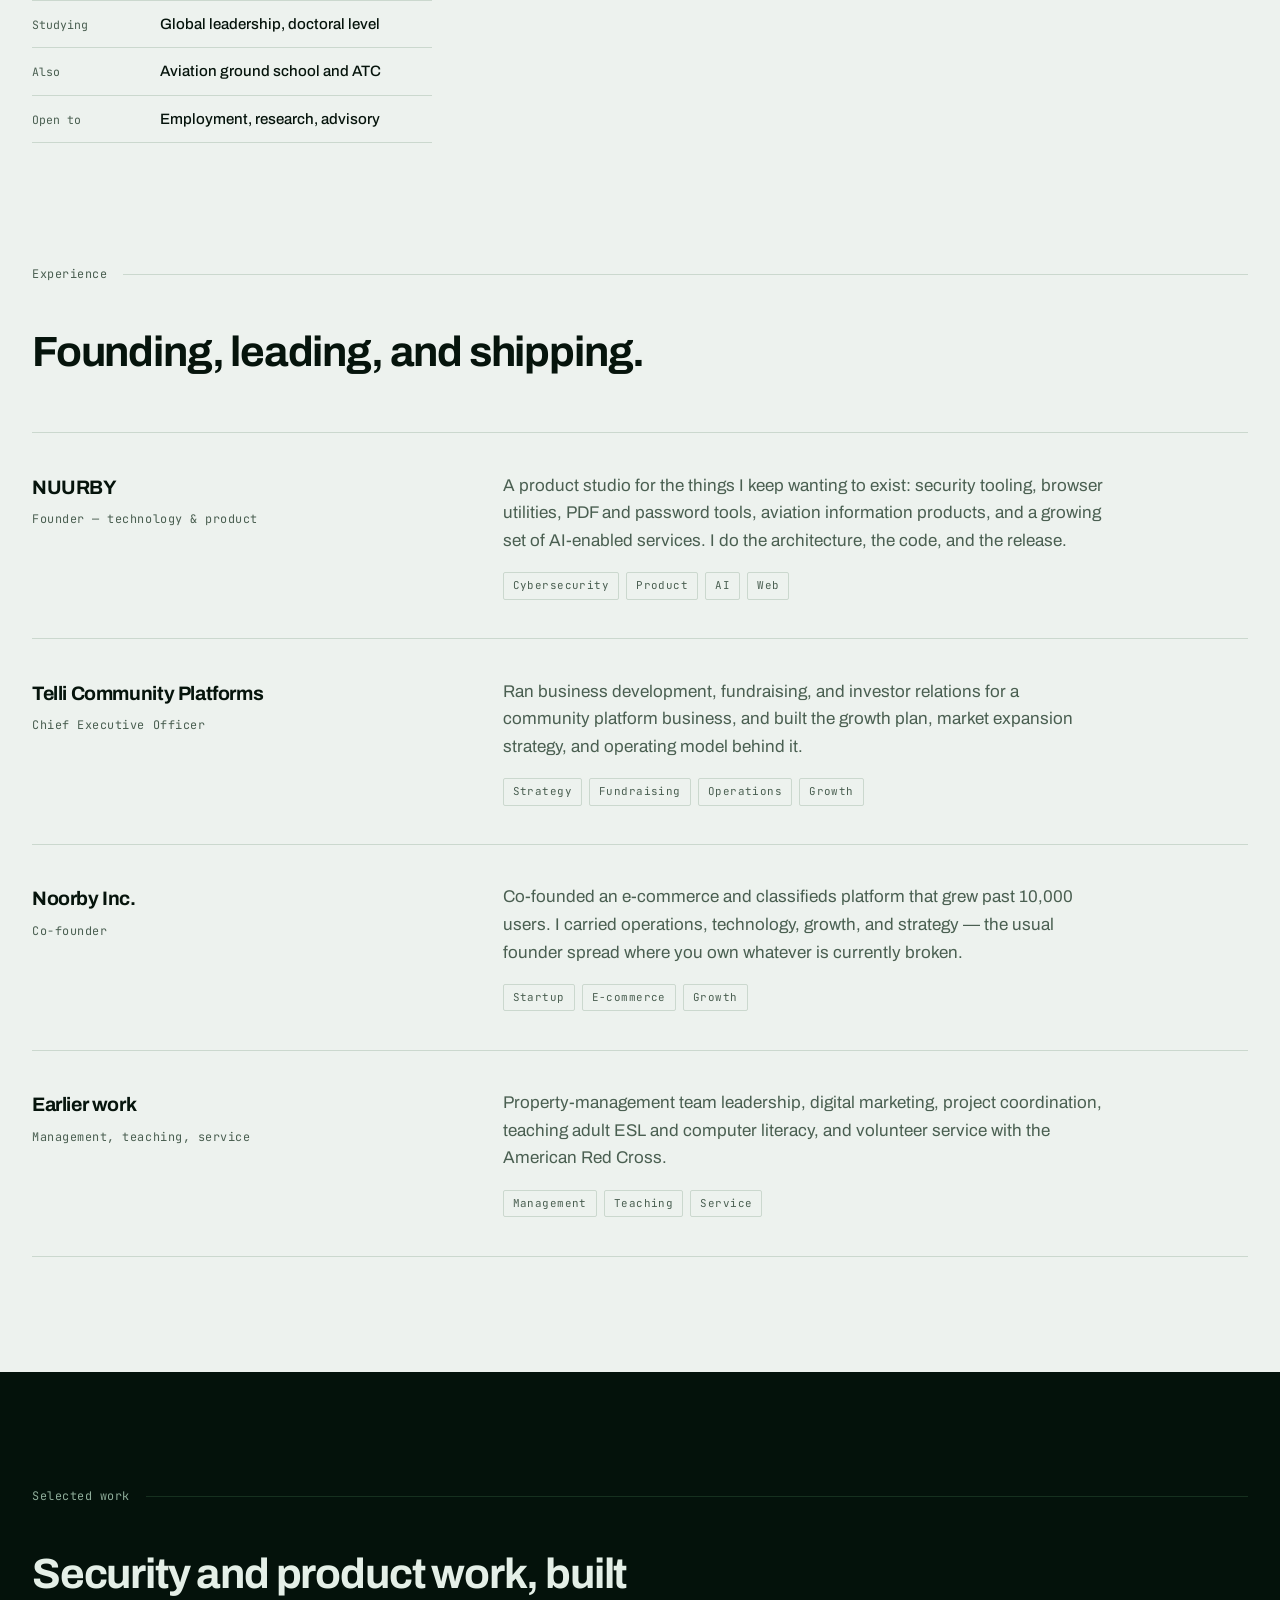
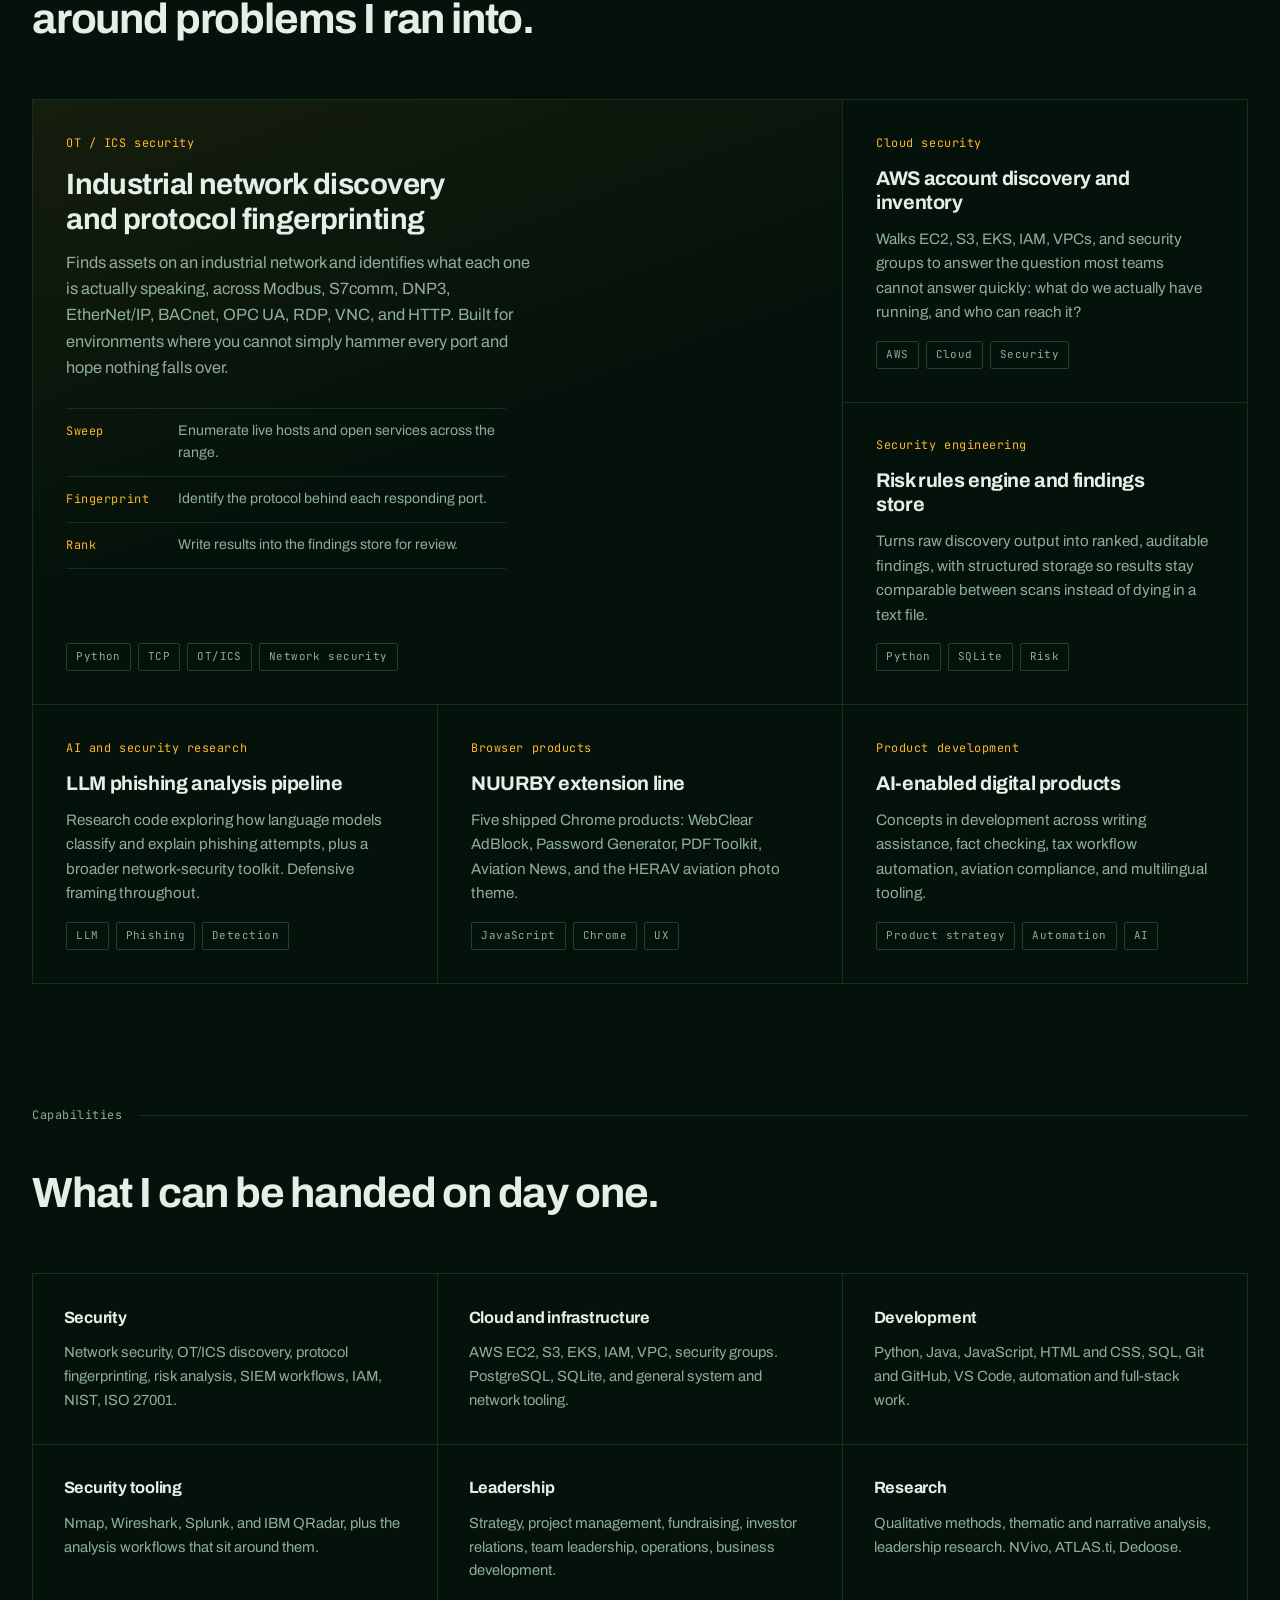
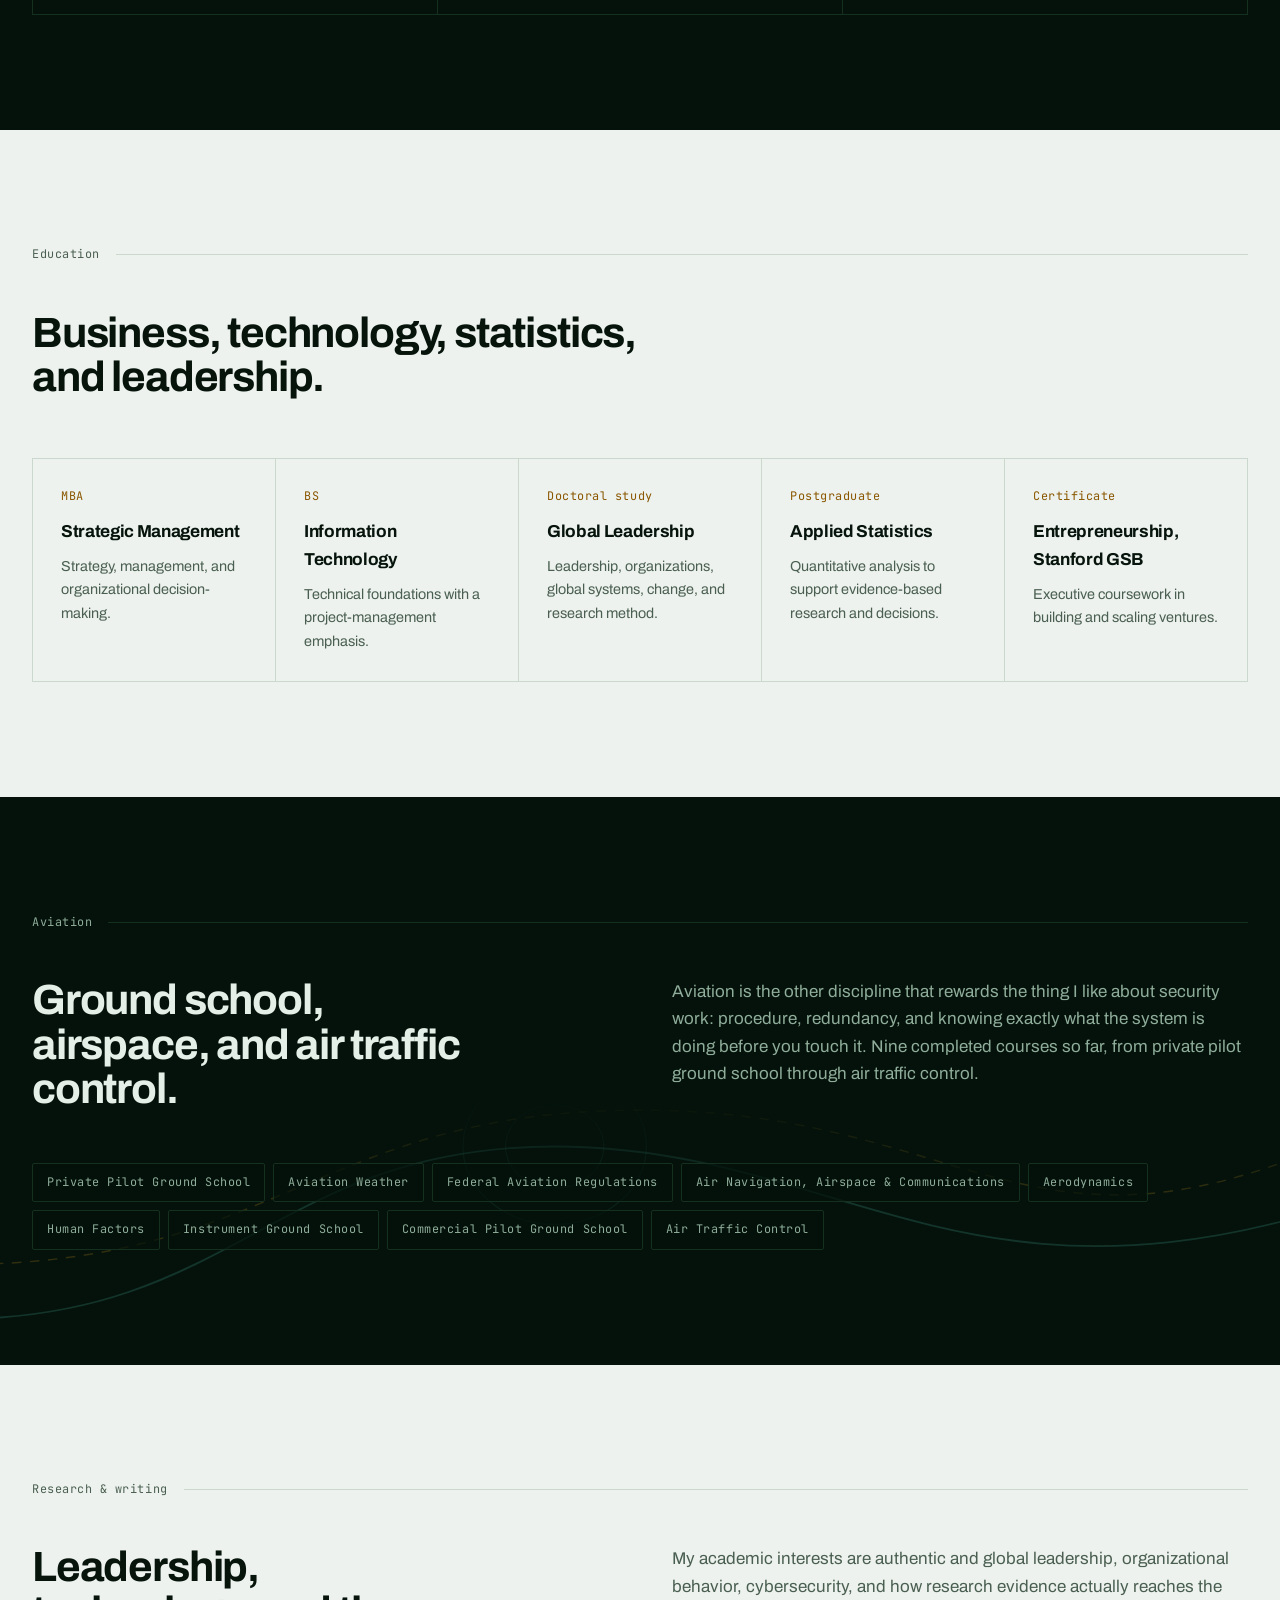
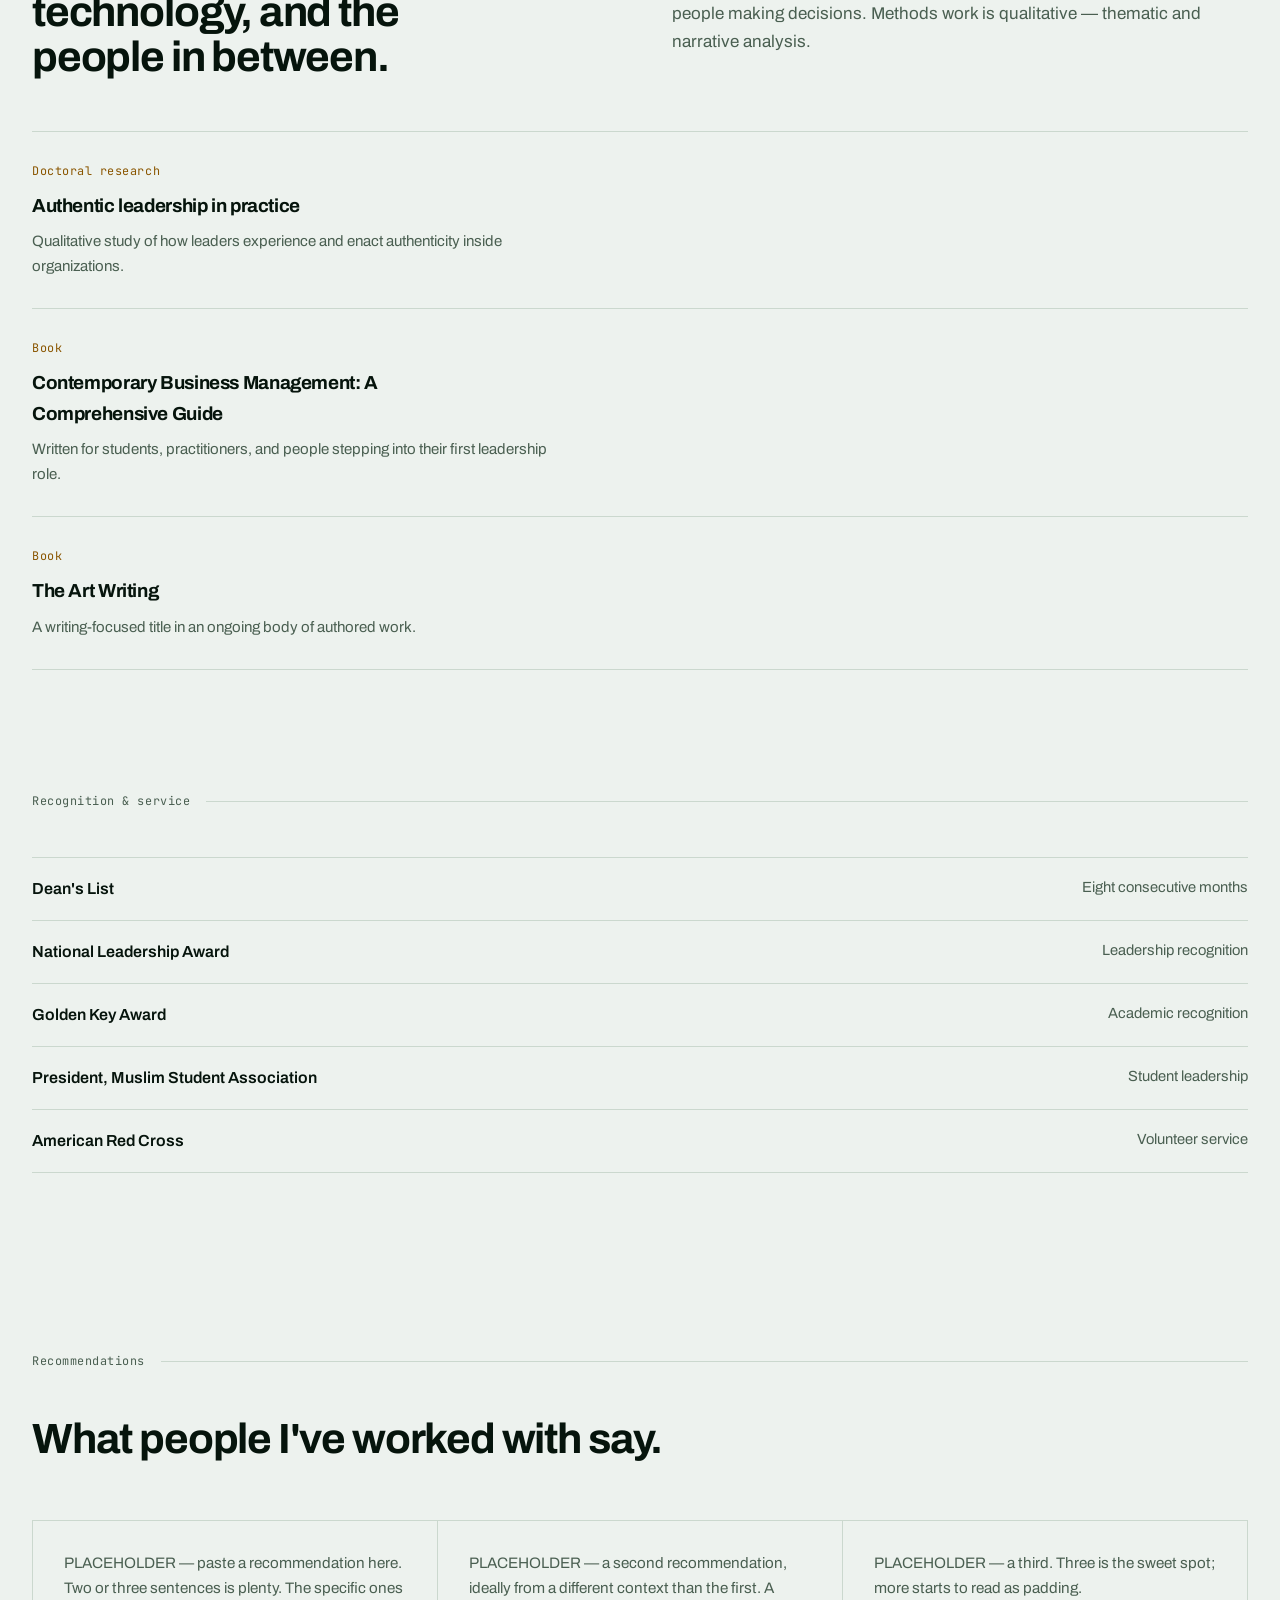
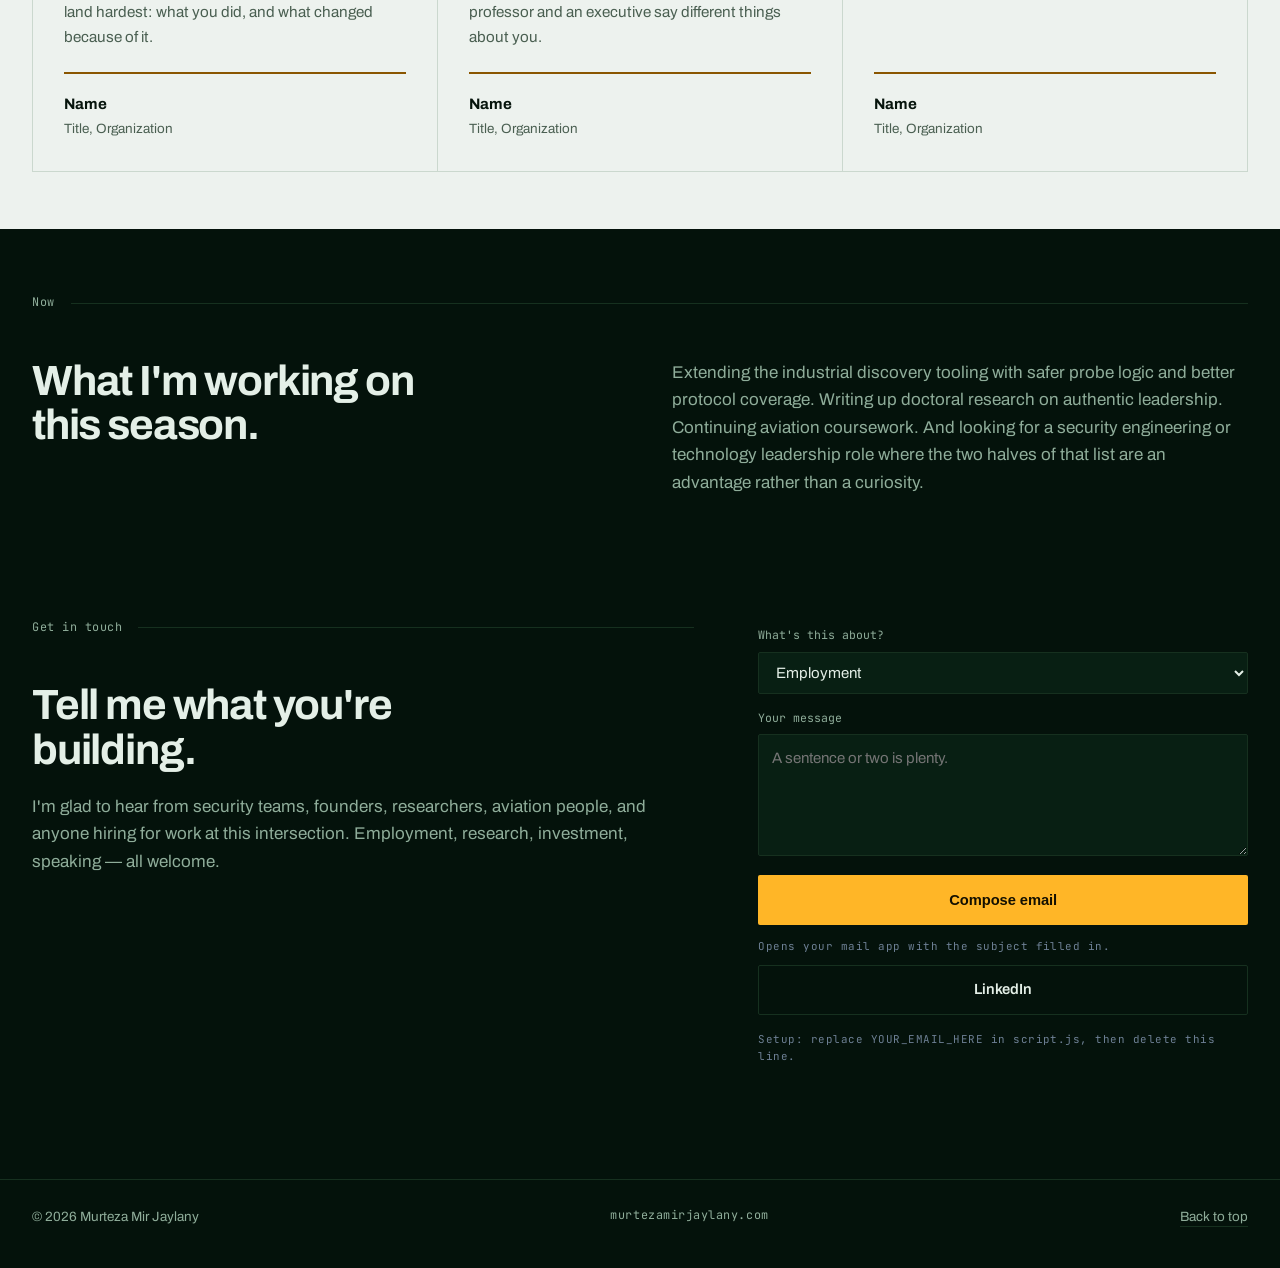
<file: index (3).html>
<!DOCTYPE html>
<html lang="en" class="no-js">
<head>
<meta charset="utf-8" />
<meta name="viewport" content="width=device-width, initial-scale=1" />
<title>Murteza Mir Jaylany — Cybersecurity, Aviation, Leadership</title>

<meta name="description" content="Murteza Mir Jaylany builds security tooling for industrial and cloud networks, founds technology companies, and studies aviation and global leadership." />
<meta name="author" content="Murteza Mir Jaylany" />
<link rel="canonical" href="https://murtezamirjaylany.com/" />

<meta property="og:type" content="website" />
<meta property="og:url" content="https://murtezamirjaylany.com/" />
<meta property="og:site_name" content="Murteza Mir Jaylany" />
<meta property="og:title" content="Murteza Mir Jaylany — Cybersecurity, Aviation, Leadership" />
<meta property="og:description" content="Security tooling for industrial and cloud networks. Founder. Researcher. Aviation student." />
<meta property="og:image" content="https://murtezamirjaylany.com/og-image.png" />
<meta property="og:image:width" content="1200" />
<meta property="og:image:height" content="630" />
<meta name="twitter:card" content="summary_large_image" />
<meta name="twitter:title" content="Murteza Mir Jaylany — Cybersecurity, Aviation, Leadership" />
<meta name="twitter:description" content="Security tooling for industrial and cloud networks. Founder. Researcher. Aviation student." />
<meta name="twitter:image" content="https://murtezamirjaylany.com/og-image.png" />

<meta name="theme-color" content="#04120B" />
<link rel="icon" href="favicon.svg" type="image/svg+xml" />
<link rel="apple-touch-icon" href="apple-touch-icon.png" />

<link rel="preconnect" href="https://fonts.googleapis.com" />
<link rel="preconnect" href="https://fonts.gstatic.com" crossorigin />
<link href="https://fonts.googleapis.com/css2?family=Archivo:wght@400;500;600;700;800&family=JetBrains+Mono:wght@400;500;700&display=swap" rel="stylesheet" />
<link rel="stylesheet" href="styles.css" />

<script>document.documentElement.className = document.documentElement.className.replace('no-js','js');</script>

<script type="application/ld+json">
{
  "@context": "https://schema.org",
  "@type": "Person",
  "name": "Murteza Mir Jaylany",
  "url": "https://murtezamirjaylany.com/",
  "jobTitle": "Technology and Cybersecurity Professional",
  "sameAs": ["https://www.linkedin.com/in/murtezasmjaylany"],
  "knowsAbout": [
    "Cybersecurity","Network Security","OT/ICS Security","Cloud Security",
    "Information Technology","Aviation","Air Traffic Control",
    "Entrepreneurship","Global Leadership","Qualitative Research"
  ]
}
</script>
</head>

<body>
<a class="skip" href="#main">Skip to content</a>

<header class="masthead" id="top">
  <div class="shell masthead__in">
    <a class="ident" href="#top">
      <svg class="ident__mark" viewBox="0 0 40 40" aria-hidden="true" focusable="false">
        <circle cx="20" cy="20" r="17" fill="none" stroke="currentColor" stroke-width="1.4" opacity=".45"/>
        <circle cx="20" cy="20" r="9"  fill="none" stroke="currentColor" stroke-width="1.4" opacity=".45"/>
        <path d="M20 3v6M20 31v6M3 20h6M31 20h6" stroke="currentColor" stroke-width="1.4" opacity=".45"/>
        <path d="M20 20 L31.5 8.5" stroke="var(--mag)" stroke-width="2" stroke-linecap="round"/>
        <circle cx="31.5" cy="8.5" r="2.6" fill="var(--mag)"/>
      </svg>
      <span class="ident__name">Murteza Mir Jaylany</span>
    </a>

    <button class="burger" type="button" aria-expanded="false" aria-controls="nav">
      <span class="burger__bars" aria-hidden="true"><i></i><i></i></span>
      <span class="burger__label">Menu</span>
    </button>

    <nav class="nav" id="nav" aria-label="Primary">
      <a href="#about">About</a>
      <a href="#work">Experience</a>
      <a href="#projects">Work</a>
      <a href="#aviation">Aviation</a>
      <a href="#research">Research</a>
      <a href="#recommendations">Praise</a>
      <a class="nav__cta" href="#contact">Get in touch</a>
    </nav>
  </div>
</header>

<main id="main">

  <!-- ============ HERO ============ -->
  <section class="band band--void hero">
    <div class="shell hero__in">

      <div class="hero__copy">
        <p class="hero__status"><span class="dot" aria-hidden="true"></span>Open to roles, research, and collaboration</p>
        <h1 class="hero__title">Building at the intersection of technology, security, and leadership.</h1>
        <p class="hero__lede">
          I write tooling that finds what's actually running on a network — industrial
          controllers, cloud accounts, forgotten services — and turns it into findings
          somebody can act on. Alongside that I build companies, study aviation, and
          research how leaders hold up under pressure.
        </p>
        <div class="hero__acts">
          <a class="btn btn--solid" href="#projects">See the work</a>
          <a class="btn btn--ghost" href="#contact">Get in touch</a>
        </div>
      </div>

      <!-- The scope: discovery sweep + protocol readout -->
      <div class="scope" role="img" aria-label="Illustration of a network discovery scope plotting nine industrial and IT services with their standard ports.">
        <div class="ident-plate">
          <img src="portrait.jpg" alt="Portrait of Murteza Mir Jaylany" width="576" height="576" decoding="async" />
          <div>
            <b>Murteza Mir Jaylany</b>
            <span class="mono">Security engineering, founding, and research</span>
          </div>
        </div>

        <div class="scope__head">
          <span class="mono">discovery scope</span>
          <span class="mono scope__count"><b data-count>9</b> contacts</span>
        </div>

        <div class="scope__body">
          <svg class="scope__plot" viewBox="0 0 240 240" aria-hidden="true" focusable="false">
            <defs>
              <radialGradient id="sweepFade" cx="50%" cy="50%" r="50%">
                <stop offset="0%"  stop-color="var(--mag)" stop-opacity=".30"/>
                <stop offset="100%" stop-color="var(--mag)" stop-opacity="0"/>
              </radialGradient>
            </defs>

            <g class="scope__rings">
              <circle cx="120" cy="120" r="112"/>
              <circle cx="120" cy="120" r="84"/>
              <circle cx="120" cy="120" r="56"/>
              <circle cx="120" cy="120" r="28"/>
            </g>

            <g class="scope__ticks">
              <path d="M120 8v10M120 222v10M8 120h10M222 120h10"/>
              <path d="M176 22.9l-5 8.7M64 217.1l5-8.7M217.1 176l-8.7-5M22.9 64l8.7 5"/>
              <path d="M64 22.9l5 8.7M176 217.1l-5-8.7M22.9 176l8.7-5M217.1 64l-8.7 5"/>
            </g>

            <path class="scope__cross" d="M120 40v160M40 120h160"/>

            <g class="scope__sweep">
              <path d="M120 120 L120 8 A112 112 0 0 1 176 22.9 Z" fill="url(#sweepFade)"/>
              <path d="M120 120 L120 8" stroke="var(--mag)" stroke-width="1.4" opacity=".85"/>
            </g>

            <g class="scope__blips">
              <g class="blip"><circle cx="129.5" cy="52.7"  r="3.4"/></g>
              <g class="blip"><circle cx="190.2" cy="54.5"  r="3.4"/></g>
              <g class="blip"><circle cx="162.0" cy="118.5" r="3.4"/></g>
              <g class="blip"><circle cx="207.0" cy="178.7" r="3.4"/></g>
              <g class="blip"><circle cx="141.6" cy="190.8" r="3.4"/></g>
              <g class="blip"><circle cx="95.5"  cy="172.6" r="3.4"/></g>
              <g class="blip"><circle cx="28.7"  cy="160.7" r="3.4"/></g>
              <g class="blip"><circle cx="45.3"  cy="91.3"  r="3.4"/></g>
              <g class="blip"><circle cx="96.5"  cy="75.9"  r="3.4"/></g>
            </g>
          </svg>

          <ul class="readout mono">
            <li><b>Modbus</b><span>502</span></li>
            <li><b>S7comm</b><span>102</span></li>
            <li><b>DNP3</b><span>20000</span></li>
            <li><b>EtherNet/IP</b><span>44818</span></li>
            <li><b>BACnet</b><span>47808</span></li>
            <li><b>OPC&nbsp;UA</b><span>4840</span></li>
            <li><b>RDP</b><span>3389</span></li>
            <li><b>VNC</b><span>5900</span></li>
            <li><b>HTTP</b><span>80</span></li>
          </ul>
        </div>

        <p class="scope__foot mono">Protocols fingerprinted by my industrial discovery tooling</p>
      </div>
    </div>

    <!-- ============ IMPACT ============ -->
    <div class="shell">
      <ul class="impact" aria-label="Selected results">
        <li><b class="mono">10,000+</b><span>users on the platform I co-founded</span></li>
        <li><b class="mono">3</b><span>companies founded or co-founded</span></li>
        <li><b class="mono">5</b><span>browser products shipped</span></li>
        <li><b class="mono">9</b><span>aviation courses completed</span></li>
        <li><b class="mono">2</b><span>books authored</span></li>
      </ul>
    </div>
  </section>

  <!-- ============ ABOUT ============ -->
  <section class="band band--chart band--flush" id="about">
    <div class="shell">
      <p class="marker mono">About</p>
      <div class="duo">
        <div>
          <h2 class="h2">A wide background, held together by one habit: build the thing, then prove it works.</h2>
          <dl class="facts">
            <div><dt>Based in</dt><dd>Columbus, Ohio</dd></div>
            <div><dt>Focus</dt><dd>Defensive security engineering</dd></div>
            <div><dt>Studying</dt><dd>Global leadership, doctoral level</dd></div>
            <div><dt>Also</dt><dd>Aviation ground school and ATC</dd></div>
            <div><dt>Open to</dt><dd>Employment, research, advisory</dd></div>
          </dl>
        </div>
        <div class="prose">
          <p>
            My work sits across information technology, cybersecurity, entrepreneurship,
            business strategy, academic research, and aviation. In practice that has meant
            writing Python that speaks industrial protocols, raising money and running a
            company, teaching adults their first computer class, and sitting ground school
            exams — often in the same season.
          </p>
          <p>
            What I care about most right now is defensive security engineering: network and
            cloud visibility, OT/ICS environments where a bad scan can stop a production
            line, and AI tooling that helps defenders more than it helps attackers. The
            leadership research runs underneath all of it, because most security failures
            I've seen were organizational before they were technical.
          </p>
        </div>
      </div>
    </div>
  </section>

  <!-- ============ EXPERIENCE ============ -->
  <section class="band band--chart band--tight" id="work">
    <div class="shell">
      <p class="marker mono">Experience</p>
      <h2 class="h2 h2--wide">Founding, leading, and shipping.</h2>

      <ol class="roles">
        <li class="role">
          <div class="role__meta">
            <span class="role__org">NUURBY</span>
            <span class="mono role__title">Founder — technology &amp; product</span>
          </div>
          <div class="role__body">
            <p>
              A product studio for the things I keep wanting to exist: security tooling,
              browser utilities, PDF and password tools, aviation information products, and
              a growing set of AI-enabled services. I do the architecture, the code, and the
              release.
            </p>
            <ul class="chips"><li>Cybersecurity</li><li>Product</li><li>AI</li><li>Web</li></ul>
          </div>
        </li>

        <li class="role">
          <div class="role__meta">
            <span class="role__org">Telli Community Platforms</span>
            <span class="mono role__title">Chief Executive Officer</span>
          </div>
          <div class="role__body">
            <p>
              Ran business development, fundraising, and investor relations for a
              community platform business, and built the growth plan, market expansion
              strategy, and operating model behind it.
            </p>
            <ul class="chips"><li>Strategy</li><li>Fundraising</li><li>Operations</li><li>Growth</li></ul>
          </div>
        </li>

        <li class="role">
          <div class="role__meta">
            <span class="role__org">Noorby Inc.</span>
            <span class="mono role__title">Co-founder</span>
          </div>
          <div class="role__body">
            <p>
              Co-founded an e-commerce and classifieds platform that grew past 10,000 users.
              I carried operations, technology, growth, and strategy — the usual founder
              spread where you own whatever is currently broken.
            </p>
            <ul class="chips"><li>Startup</li><li>E-commerce</li><li>Growth</li></ul>
          </div>
        </li>

        <li class="role">
          <div class="role__meta">
            <span class="role__org">Earlier work</span>
            <span class="mono role__title">Management, teaching, service</span>
          </div>
          <div class="role__body">
            <p>
              Property-management team leadership, digital marketing, project coordination,
              teaching adult ESL and computer literacy, and volunteer service with the
              American Red Cross.
            </p>
            <ul class="chips"><li>Management</li><li>Teaching</li><li>Service</li></ul>
          </div>
        </li>
      </ol>
    </div>
  </section>

  <!-- ============ PROJECTS ============ -->
  <section class="band band--void band--flush" id="projects">
    <div class="shell">
      <p class="marker mono">Selected work</p>
      <h2 class="h2 h2--wide">Security and product work, built around problems I ran into.</h2>

      <div class="grid">

        <article class="cell cell--lead">
          <p class="cell__domain mono">OT / ICS security</p>
          <h3 class="cell__title">Industrial network discovery and protocol fingerprinting</h3>
          <p class="cell__text">
            Finds assets on an industrial network and identifies what each one is actually
            speaking, across Modbus, S7comm, DNP3, EtherNet/IP, BACnet, OPC UA, RDP, VNC, and
            HTTP. Built for environments where you cannot simply hammer every port and hope
            nothing falls over.
          </p>
          <ol class="stages">
            <li><span class="mono">Sweep</span><p>Enumerate live hosts and open services across the range.</p></li>
            <li><span class="mono">Fingerprint</span><p>Identify the protocol behind each responding port.</p></li>
            <li><span class="mono">Rank</span><p>Write results into the findings store for review.</p></li>
          </ol>
          <ul class="chips chips--dark"><li>Python</li><li>TCP</li><li>OT/ICS</li><li>Network security</li></ul>
        </article>

        <article class="cell">
          <p class="cell__domain mono">Cloud security</p>
          <h3 class="cell__title">AWS account discovery and inventory</h3>
          <p class="cell__text">
            Walks EC2, S3, EKS, IAM, VPCs, and security groups to answer the question most
            teams cannot answer quickly: what do we actually have running, and who can reach it?
          </p>
          <ul class="chips chips--dark"><li>AWS</li><li>Cloud</li><li>Security</li></ul>
        </article>

        <article class="cell">
          <p class="cell__domain mono">Security engineering</p>
          <h3 class="cell__title">Risk rules engine and findings store</h3>
          <p class="cell__text">
            Turns raw discovery output into ranked, auditable findings, with structured
            storage so results stay comparable between scans instead of dying in a text file.
          </p>
          <ul class="chips chips--dark"><li>Python</li><li>SQLite</li><li>Risk</li></ul>
        </article>

        <article class="cell">
          <p class="cell__domain mono">AI and security research</p>
          <h3 class="cell__title">LLM phishing analysis pipeline</h3>
          <p class="cell__text">
            Research code exploring how language models classify and explain phishing
            attempts, plus a broader network-security toolkit. Defensive framing throughout.
          </p>
          <ul class="chips chips--dark"><li>LLM</li><li>Phishing</li><li>Detection</li></ul>
        </article>

        <article class="cell">
          <p class="cell__domain mono">Browser products</p>
          <h3 class="cell__title">NUURBY extension line</h3>
          <p class="cell__text">
            Five shipped Chrome products: WebClear AdBlock, Password Generator, PDF Toolkit,
            Aviation News, and the HERAV aviation photo theme.
          </p>
          <ul class="chips chips--dark"><li>JavaScript</li><li>Chrome</li><li>UX</li></ul>
        </article>

        <article class="cell">
          <p class="cell__domain mono">Product development</p>
          <h3 class="cell__title">AI-enabled digital products</h3>
          <p class="cell__text">
            Concepts in development across writing assistance, fact checking, tax workflow
            automation, aviation compliance, and multilingual tooling.
          </p>
          <ul class="chips chips--dark"><li>Product strategy</li><li>Automation</li><li>AI</li></ul>
        </article>

      </div>
    </div>
  </section>

  <!-- ============ CAPABILITIES ============ -->
  <section class="band band--void band--tight" id="capabilities">
    <div class="shell">
      <p class="marker mono">Capabilities</p>
      <h2 class="h2 h2--wide">What I can be handed on day one.</h2>

      <dl class="caps">
        <div class="cap">
          <dt>Security</dt>
          <dd>Network security, OT/ICS discovery, protocol fingerprinting, risk analysis, SIEM workflows, IAM, NIST, ISO 27001.</dd>
        </div>
        <div class="cap">
          <dt>Cloud and infrastructure</dt>
          <dd>AWS EC2, S3, EKS, IAM, VPC, security groups. PostgreSQL, SQLite, and general system and network tooling.</dd>
        </div>
        <div class="cap">
          <dt>Development</dt>
          <dd>Python, Java, JavaScript, HTML and CSS, SQL, Git and GitHub, VS Code, automation and full-stack work.</dd>
        </div>
        <div class="cap">
          <dt>Security tooling</dt>
          <dd>Nmap, Wireshark, Splunk, and IBM QRadar, plus the analysis workflows that sit around them.</dd>
        </div>
        <div class="cap">
          <dt>Leadership</dt>
          <dd>Strategy, project management, fundraising, investor relations, team leadership, operations, business development.</dd>
        </div>
        <div class="cap">
          <dt>Research</dt>
          <dd>Qualitative methods, thematic and narrative analysis, leadership research. NVivo, ATLAS.ti, Dedoose.</dd>
        </div>
      </dl>
    </div>
  </section>

  <!-- ============ EDUCATION ============ -->
  <section class="band band--chart" id="education">
    <div class="shell">
      <p class="marker mono">Education</p>
      <h2 class="h2 h2--wide">Business, technology, statistics, and leadership.</h2>

      <ul class="degrees">
        <li>
          <span class="mono degrees__level">MBA</span>
          <h3>Strategic Management</h3>
          <p>Strategy, management, and organizational decision-making.</p>
        </li>
        <li>
          <span class="mono degrees__level">BS</span>
          <h3>Information Technology</h3>
          <p>Technical foundations with a project-management emphasis.</p>
        </li>
        <li>
          <span class="mono degrees__level">Doctoral study</span>
          <h3>Global Leadership</h3>
          <p>Leadership, organizations, global systems, change, and research method.</p>
        </li>
        <li>
          <span class="mono degrees__level">Postgraduate</span>
          <h3>Applied Statistics</h3>
          <p>Quantitative analysis to support evidence-based research and decisions.</p>
        </li>
        <li>
          <span class="mono degrees__level">Certificate</span>
          <h3>Entrepreneurship, Stanford GSB</h3>
          <p>Executive coursework in building and scaling ventures.</p>
        </li>
      </ul>
    </div>
  </section>

  <!-- ============ AVIATION ============ -->
  <section class="band band--void band--sectional" id="aviation">
    <svg class="sectional" viewBox="0 0 1200 300" preserveAspectRatio="none" aria-hidden="true" focusable="false">
      <path d="M-40 250 C 220 250 260 60 520 60 S 900 250 1240 130" class="sectional__b"/>
      <path d="M-40 190 C 260 190 300 20 600 20 S 960 200 1240 60"  class="sectional__e"/>
      <circle cx="520" cy="60" r="46" class="sectional__ring"/>
      <circle cx="520" cy="60" r="86" class="sectional__ring"/>
    </svg>

    <div class="shell">
      <p class="marker mono">Aviation</p>
      <div class="duo">
        <h2 class="h2">Ground school, airspace, and air traffic control.</h2>
        <div class="prose">
          <p>
            Aviation is the other discipline that rewards the thing I like about security
            work: procedure, redundancy, and knowing exactly what the system is doing before
            you touch it. Nine completed courses so far, from private pilot ground school
            through air traffic control.
          </p>
        </div>
      </div>

      <ul class="courses mono">
        <li>Private Pilot Ground School</li>
        <li>Aviation Weather</li>
        <li>Federal Aviation Regulations</li>
        <li>Air Navigation, Airspace &amp; Communications</li>
        <li>Aerodynamics</li>
        <li>Human Factors</li>
        <li>Instrument Ground School</li>
        <li>Commercial Pilot Ground School</li>
        <li>Air Traffic Control</li>
      </ul>
    </div>
  </section>

  <!-- ============ RESEARCH ============ -->
  <section class="band band--chart band--flush" id="research">
    <div class="shell">
      <p class="marker mono">Research &amp; writing</p>
      <div class="duo">
        <h2 class="h2">Leadership, technology, and the people in between.</h2>
        <div class="prose">
          <p>
            My academic interests are authentic and global leadership, organizational
            behavior, cybersecurity, and how research evidence actually reaches the people
            making decisions. Methods work is qualitative — thematic and narrative analysis.
          </p>
        </div>
      </div>

      <ul class="works">
        <li>
          <span class="mono works__kind">Doctoral research</span>
          <h3>Authentic leadership in practice</h3>
          <p>Qualitative study of how leaders experience and enact authenticity inside organizations.</p>
        </li>
        <li>
          <span class="mono works__kind">Book</span>
          <h3>Contemporary Business Management: A Comprehensive Guide</h3>
          <p>Written for students, practitioners, and people stepping into their first leadership role.</p>
        </li>
        <li>
          <span class="mono works__kind">Book</span>
          <h3>The Art Writing</h3>
          <p>A writing-focused title in an ongoing body of authored work.</p>
        </li>
      </ul>
    </div>
  </section>

  <!-- ============ RECOGNITION ============ -->
  <section class="band band--chart band--tight" id="recognition">
    <div class="shell">
      <p class="marker mono">Recognition &amp; service</p>
      <ul class="honors">
        <li><b>Dean's List</b><span>Eight consecutive months</span></li>
        <li><b>National Leadership Award</b><span>Leadership recognition</span></li>
        <li><b>Golden Key Award</b><span>Academic recognition</span></li>
        <li><b>President, Muslim Student Association</b><span>Student leadership</span></li>
        <li><b>American Red Cross</b><span>Volunteer service</span></li>
      </ul>
    </div>
  </section>

  <!-- ============ RECOMMENDATIONS ============ -->
  <!-- EDIT ME: replace all three with real quotes. Ask on LinkedIn — people say yes
       far more often than you'd expect. Delete this whole block until you have
       at least two real ones; placeholder praise is worse than none. -->
  <section class="band band--chart band--tight band--flush" id="recommendations">
    <div class="shell">
      <p class="marker mono">Recommendations</p>
      <h2 class="h2 h2--wide">What people I've worked with say.</h2>

      <div class="quotes">
        <figure class="quote">
          <blockquote><p>PLACEHOLDER — paste a recommendation here. Two or three sentences is plenty. The specific ones land hardest: what you did, and what changed because of it.</p></blockquote>
          <figcaption><b>Name</b><span>Title, Organization</span></figcaption>
        </figure>
        <figure class="quote">
          <blockquote><p>PLACEHOLDER — a second recommendation, ideally from a different context than the first. A professor and an executive say different things about you.</p></blockquote>
          <figcaption><b>Name</b><span>Title, Organization</span></figcaption>
        </figure>
        <figure class="quote">
          <blockquote><p>PLACEHOLDER — a third. Three is the sweet spot; more starts to read as padding.</p></blockquote>
          <figcaption><b>Name</b><span>Title, Organization</span></figcaption>
        </figure>
      </div>
    </div>
  </section>

  <!-- ============ NOW ============ -->
  <!-- EDIT ME: rewrite this every few months so it stays true. -->
  <section class="band band--void band--tight band--flush" id="now">
    <div class="shell">
      <p class="marker mono">Now</p>
      <div class="duo">
        <h2 class="h2">What I'm working on this season.</h2>
        <div class="prose">
          <p>
            Extending the industrial discovery tooling with safer probe logic and better
            protocol coverage. Writing up doctoral research on authentic leadership.
            Continuing aviation coursework. And looking for a security engineering or
            technology leadership role where the two halves of that list are an advantage
            rather than a curiosity.
          </p>
        </div>
      </div>
    </div>
  </section>

  <!-- ============ CONTACT ============ -->
  <section class="band band--void band--tight contact" id="contact">
    <div class="shell contact__in">
      <div>
        <p class="marker mono">Get in touch</p>
        <h2 class="h2">Tell me what you're building.</h2>
        <p class="prose prose--dark">
          I'm glad to hear from security teams, founders, researchers, aviation people, and
          anyone hiring for work at this intersection. Employment, research, investment,
          speaking — all welcome.
        </p>
      </div>

      <div class="contact__acts">
        <!-- REPLACE YOUR_EMAIL_HERE (in script.js and below) with your real address, then delete the .setup note. -->
        <div class="form">
          <label for="topic">What's this about?</label>
          <select id="topic">
            <option>Employment</option>
            <option>Research</option>
            <option>Investment</option>
            <option>Business</option>
            <option>Aviation</option>
            <option>Speaking</option>
            <option>General inquiry</option>
          </select>

          <label for="note">Your message</label>
          <textarea id="note" rows="4" placeholder="A sentence or two is plenty."></textarea>

          <button class="btn btn--solid" type="button" id="send">Compose email</button>
          <p class="microcopy mono">Opens your mail app with the subject filled in.</p>
        </div>

        <a class="btn btn--ghost" href="https://www.linkedin.com/in/murtezasmjaylany" target="_blank" rel="noopener noreferrer">LinkedIn</a>
        <p class="setup mono">Setup: replace YOUR_EMAIL_HERE in script.js, then delete this line.</p>
      </div>
    </div>
  </section>

</main>

<footer class="foot">
  <div class="shell foot__in">
    <p>&copy; <span id="year">2026</span> Murteza Mir Jaylany</p>
    <p class="mono">murtezamirjaylany.com</p>
    <p><a href="#top">Back to top</a></p>
  </div>
</footer>

<script src="script.js"></script>
</body>
</html>
</file>
<file: styles.css>
/* ============================================================
   Murteza Mir Jaylany — murtezamirjaylany.com
   Palette and structure drawn from FAA sectional chart
   convention adapted to a night panel: amber caution, green ground.
   ============================================================ */

:root{
  /* surfaces */
  --void:      #04120B;   /* deep forest panel        */
  --panel:     #081F13;   /* raised panel             */
  --chart:     #EDF2EE;   /* chart paper (cool)       */

  /* ink */
  --paper:     #E4EFE7;
  --ink:       #06140C;
  --dim-d:     #8FAD9A;
  --dim-l:     #4A5F51;

  /* hairlines */
  --rule-d:    #16301F;
  --rule-l:    #CBD8CE;

  /* signal */
  --mag:       #FFB627;   /* caution amber, signal    */
  --mag-deep:  #8A5600;   /* amber for light bands    */
  --blue:      #4FB3A0;   /* teal, chart line work    */

  --sans: 'Archivo', -apple-system, BlinkMacSystemFont, 'Segoe UI', Roboto, sans-serif;
  --code: 'JetBrains Mono', ui-monospace, SFMono-Regular, Menlo, Consolas, monospace;
}

*, *::before, *::after { box-sizing: border-box; }

html { scroll-behavior: smooth; -webkit-text-size-adjust: 100%; }

body{
  margin:0;
  background: var(--void);
  color: var(--paper);
  font-family: var(--sans);
  font-size: 1.0625rem;
  line-height: 1.62;
  font-weight: 400;
  -webkit-font-smoothing: antialiased;
}

h1,h2,h3{ margin:0; font-weight:700; }
p{ margin:0 0 1.05em; }
p:last-child{ margin-bottom:0; }
ul,ol,dl{ margin:0; padding:0; list-style:none; }
a{ color:inherit; text-decoration:none; }
svg{ display:block; }

:focus-visible{
  outline: 2px solid var(--mag);
  outline-offset: 3px;
  border-radius: 2px;
}

.mono{
  font-family: var(--code);
  font-weight: 400;
  font-size: .74rem;
  letter-spacing: .045em;
}

.skip{
  position:absolute; left:-9999px; top:10px; z-index:200;
  background: var(--mag); color:#141001; padding:10px 16px; font-weight:600;
}
.skip:focus{ left:12px; }

.shell{
  width: min(1240px, 100% - clamp(28px, 5vw, 72px));
  margin-inline: auto;
}

/* keep the sticky masthead off anchored headings */
section[id]{ scroll-margin-top: 84px; }

/* ============================================================
   BANDS — each band scopes its own ink, rule, and accent so
   nested rules never fight over specificity.
   ============================================================ */

.band{
  position: relative;
  padding: clamp(78px, 9vw, 136px) 0;
}
.band--tight{ padding-top: clamp(44px, 5vw, 72px); }
.band--flush{ padding-bottom: clamp(40px, 4.5vw, 64px); }

.band--void{
  background: var(--void);
  color: var(--paper);
  --fg: var(--paper);
  --fg-dim: var(--dim-d);
  --rule: var(--rule-d);
  --acc: var(--mag);
  --cell-bg: var(--void);
}

.band--chart{
  background: var(--chart);
  color: var(--ink);
  --fg: var(--ink);
  --fg-dim: var(--dim-l);
  --rule: var(--rule-l);
  --acc: var(--mag-deep);
  --cell-bg: var(--chart);
}

/* chart-margin annotation: label + hairline running to the edge */
.marker{
  display:flex; align-items:center; gap:16px;
  margin: 0 0 clamp(30px, 3.6vw, 48px);
  color: var(--fg-dim);
}
.marker::after{
  content:''; flex:1 1 auto; height:1px; background: var(--rule);
}

.h2{
  font-size: clamp(1.9rem, 3.3vw, 3.05rem);
  line-height: 1.06;
  letter-spacing: -.028em;
  max-width: 18ch;
}
.h2--wide{ max-width: 26ch; margin-bottom: clamp(38px, 4.5vw, 62px); }

.prose{
  max-width: 62ch;
  color: var(--fg-dim);
}
.prose--dark{ margin-top: 20px; }

.duo{
  display:grid;
  grid-template-columns: minmax(0,1fr) minmax(0,1fr);
  gap: clamp(30px, 5vw, 84px);
  align-items: start;
}

/* hero identity plate — face first, per reference */
.ident-plate{
  display:flex; align-items:center; gap:18px;
  padding:18px; border-bottom:1px solid var(--rule-d);
}
.ident-plate img{
  display:block; width:84px; height:84px; flex:none;
  object-fit:cover; border:1px solid #22402D;
}
.ident-plate b{ display:block; font-size:1.02rem; letter-spacing:-.015em; }
.ident-plate span{ display:block; margin-top:3px; color:var(--dim-d); font-size:.7rem; }

/* About: hard facts, scannable */
.facts{ margin:clamp(30px,3.6vw,44px) 0 0; max-width:400px; border-top:1px solid var(--rule); }
.facts div{
  display:grid; grid-template-columns:112px minmax(0,1fr); gap:16px;
  padding:11px 0; border-bottom:1px solid var(--rule); align-items:baseline;
}
.facts dt{ font-family:var(--code); font-size:.72rem; color:var(--fg-dim); }
.facts dd{ margin:0; font-size:.94rem; font-weight:500; }

/* Recommendations */
.quotes{ display:grid; grid-template-columns:repeat(3,minmax(0,1fr)); gap:1px;
  background:var(--rule); border:1px solid var(--rule); }
.quote{ margin:0; background:var(--cell-bg); padding:clamp(24px,2.4vw,32px);
  display:flex; flex-direction:column; }
.quote blockquote{ margin:0 0 22px; }
.quote p{ margin:0; color:var(--fg-dim); font-size:.95rem; }
.quote figcaption{ margin-top:auto; padding-top:18px; border-top:2px solid var(--acc); }
.quote b{ display:block; font-size:.95rem; }
.quote figcaption span{ display:block; color:var(--fg-dim); font-size:.84rem; margin-top:2px; }

/* Contact form */
.form{ display:grid; gap:7px; }
.form label{ font-family:var(--code); font-size:.72rem; color:var(--dim-d); margin-top:8px; }
.form select, .form textarea{
  width:100%; font:inherit; font-size:.94rem; color:var(--paper);
  background:var(--panel); border:1px solid var(--rule-d); border-radius:2px;
  padding:11px 13px;
}
.form textarea{ resize:vertical; min-height:96px; }
.form select:focus-visible, .form textarea:focus-visible{ border-color:var(--mag); }
.form .btn{ margin-top:12px; }
.microcopy{ font-size:.68rem; color:#6E8095; margin:6px 0 0; }

/* ============================================================
   MASTHEAD

/* ============================================================
   MASTHEAD
   ============================================================ */

.masthead{
  position: sticky; top:0; z-index:100;
  background: rgba(4,18,11,.84);
  backdrop-filter: blur(14px);
  -webkit-backdrop-filter: blur(14px);
  border-bottom: 1px solid var(--rule-d);
}
.masthead__in{
  display:flex; align-items:center; justify-content:space-between;
  gap:24px; min-height:72px;
}

.ident{ display:flex; align-items:center; gap:12px; color:var(--paper); }
.ident__mark{ width:32px; height:32px; flex:none; }
.ident__name{ font-weight:600; font-size:.95rem; letter-spacing:-.01em; }

.nav{ display:flex; align-items:center; gap:clamp(18px,2.2vw,32px); }
.nav a{
  font-size:.88rem; font-weight:500; color:var(--dim-d);
  padding:6px 0; border-bottom:1px solid transparent;
  transition: color .18s ease, border-color .18s ease;
}
.nav a:hover{ color:var(--paper); border-bottom-color: var(--mag); }
.nav .nav__cta{
  color:var(--paper); border:1px solid var(--rule-d);
  padding:9px 16px; border-radius:2px; border-bottom-color:var(--rule-d);
}
.nav .nav__cta:hover{ border-color:var(--mag); color:var(--mag); }

.burger{
  display:none; align-items:center; gap:10px;
  background:none; border:1px solid var(--rule-d); border-radius:2px;
  color:var(--paper); font-family:var(--code); font-size:.74rem;
  padding:9px 13px; cursor:pointer;
}
.burger__bars{ display:grid; gap:4px; }
.burger__bars i{ display:block; width:15px; height:1.5px; background:currentColor; }

/* ============================================================
   HERO
   ============================================================ */

.hero{ padding-bottom: clamp(48px, 5vw, 72px); }
.hero__in{
  display:grid;
  grid-template-columns: minmax(0,1.04fr) minmax(0,.96fr);
  gap: clamp(40px, 5vw, 76px);
  align-items:center;
}

.hero__status{
  display:inline-flex; align-items:center; gap:10px;
  font-family:var(--code); font-size:.74rem; letter-spacing:.045em;
  color:var(--dim-d); margin:0 0 26px;
}
.hero__status .dot{
  width:7px; height:7px; border-radius:50%; flex:none;
  background:var(--mag); box-shadow:0 0 0 4px rgba(255,182,39,.14);
}

.hero__title{
  font-size: clamp(2.4rem, 5.2vw, 4.35rem);
  line-height: 1.0;
  letter-spacing: -.036em;
  font-weight: 700;
  max-width: 16ch;
}

.hero__lede{
  margin: clamp(24px,2.6vw,32px) 0 clamp(28px,3vw,38px);
  max-width: 54ch;
  color: var(--dim-d);
  font-size: clamp(1.02rem, 1.25vw, 1.14rem);
}

.hero__acts{ display:flex; flex-wrap:wrap; gap:12px; }

.btn{
  display:inline-flex; align-items:center; justify-content:center;
  min-height:50px; padding:0 24px; border-radius:2px;
  font-size:.92rem; font-weight:600; letter-spacing:-.005em;
  border:1px solid transparent;
  transition: background-color .18s ease, border-color .18s ease, color .18s ease;
}
.btn--solid{ background:var(--mag); color:#141001; }
.btn--solid:hover{ background:#ffc555; }
.btn--ghost{ border-color:var(--rule-d); color:var(--paper); }
.btn--ghost:hover{ border-color:var(--mag); color:var(--mag); }
.band--chart .btn--ghost{ border-color:var(--rule-l); color:var(--ink); }

/* ---------- the scope ---------- */

.scope{
  border:1px solid var(--rule-d);
  background:
    linear-gradient(180deg, rgba(79,179,160,.05), rgba(4,18,11,0) 42%),
    var(--panel);
}
.scope__head{
  display:flex; justify-content:space-between; align-items:center;
  padding:13px 18px; border-bottom:1px solid var(--rule-d);
  color:var(--dim-d);
}
.scope__count b{ color:var(--mag); font-weight:500; }

.scope__body{
  display:grid;
  grid-template-columns: minmax(0,1.15fr) minmax(0,1fr);
  gap: clamp(18px,2vw,28px);
  align-items:center;
  padding: clamp(20px,2.4vw,30px);
}

.scope__plot{ width:100%; height:auto; }
.scope__rings circle{ fill:none; stroke:var(--rule-d); stroke-width:1; }
.scope__rings circle:first-child{ stroke:#22402D; }
.scope__ticks path{ stroke:#2F4E3A; stroke-width:1.4; stroke-linecap:round; }
.scope__cross{ stroke:var(--rule-d); stroke-width:1; stroke-dasharray:2 6; }

.scope__sweep{
  transform-origin: 120px 120px;
  animation: sweep 9s linear infinite;
}
@keyframes sweep{ to{ transform: rotate(360deg); } }

.blip circle{ fill:var(--mag); }
.blip::after{ content:none; }

.readout{ display:grid; gap:2px; }
.readout li{
  display:flex; justify-content:space-between; gap:12px; align-items:baseline;
  padding:6px 9px;
  background: rgba(79,179,160,.06);
  border-left:2px solid var(--mag);
  font-size:.72rem;
}
.readout b{ font-weight:500; color:var(--paper); }
.readout span{ color:var(--dim-d); }

.scope__foot{
  padding:12px 18px; border-top:1px solid var(--rule-d);
  color:#7A9686; font-size:.7rem;
}

/* JS-enhanced reveal — without JS everything is simply visible */
.js .blip,
.js .readout li{ opacity:0; }
.js .blip{ animation: ping .55s cubic-bezier(.2,.7,.3,1) var(--d,0ms) forwards; }
.js .readout li{ animation: slot .5s cubic-bezier(.2,.7,.3,1) var(--d,0ms) forwards; }

@keyframes ping{
  0%  { opacity:0; transform:scale(.2); }
  55% { opacity:1; transform:scale(1.5); }
  100%{ opacity:1; transform:scale(1); }
}
@keyframes slot{
  from{ opacity:0; transform:translateX(-8px); }
  to  { opacity:1; transform:none; }
}
.blip{ transform-box: fill-box; transform-origin:center; }

/* ---------- impact strip ---------- */

.impact{
  display:grid; grid-template-columns:repeat(5,minmax(0,1fr));
  gap:1px; background:var(--rule-d);
  border-top:1px solid var(--rule-d); border-bottom:1px solid var(--rule-d);
  margin-top: clamp(56px,6vw,88px);
}
.impact li{ background:var(--void); padding:24px 22px 26px; }
.impact b{
  display:block; font-size:clamp(1.5rem,2.4vw,2rem); font-weight:500;
  color:var(--mag); letter-spacing:-.02em; line-height:1.1;
}
.impact span{
  display:block; margin-top:8px; font-size:.83rem; color:var(--dim-d);
  max-width:22ch;
}

/* ============================================================
   EXPERIENCE
   ============================================================ */

.roles{ border-top:1px solid var(--rule); }
.role{
  display:grid; grid-template-columns:minmax(0,.36fr) minmax(0,.64fr);
  gap: clamp(24px,4vw,64px);
  padding: clamp(28px,3vw,40px) 0;
  border-bottom:1px solid var(--rule);
}
.role__meta{ display:flex; flex-direction:column; gap:7px; }
.role__org{ font-size:1.22rem; font-weight:700; letter-spacing:-.02em; }
.role__title{ color:var(--fg-dim); }
.role__body p{ max-width:60ch; color:var(--fg-dim); }

.chips{ display:flex; flex-wrap:wrap; gap:7px; margin-top:16px; }
.chips li{
  font-family:var(--code); font-size:.68rem; letter-spacing:.04em;
  padding:4px 9px; border:1px solid var(--rule); border-radius:2px;
  color:var(--fg-dim);
}
.chips--dark li{ border-color:#22402D; }

/* ============================================================
   SELECTED WORK
   ============================================================ */

.grid{
  display:grid; grid-template-columns:repeat(3,minmax(0,1fr));
  gap:1px; background:var(--rule);
  border:1px solid var(--rule);
}
.cell{ background:var(--cell-bg); padding:clamp(26px,2.6vw,40px); }
.cell--lead{
  grid-column:span 2; grid-row:span 2;
  background:
    linear-gradient(160deg, rgba(255,182,39,.07), rgba(4,18,11,0) 55%),
    var(--cell-bg);
  display:flex; flex-direction:column;
}
.cell--lead .cell__title{ font-size:clamp(1.5rem,2.3vw,2.1rem); }
.cell--lead .cell__text{ font-size:1.02rem; }
.cell--lead .chips{ margin-top:auto; padding-top:22px; }

.cell__domain{ color:var(--acc); margin:0 0 14px; }
.cell__title{
  font-size:1.24rem; line-height:1.2; letter-spacing:-.02em;
  margin:0 0 12px; max-width:24ch;
}
.cell__text{ color:var(--fg-dim); font-size:.95rem; max-width:52ch; margin-bottom:0; }

.stages{
  margin:26px 0 0; border-top:1px solid var(--rule);
  max-width:44ch;
}
.stages li{
  display:grid; grid-template-columns:96px minmax(0,1fr); gap:16px;
  padding:11px 0; border-bottom:1px solid var(--rule);
  align-items:baseline;
}
.stages span{ color:var(--acc); }
.stages p{ margin:0; color:var(--fg-dim); font-size:.88rem; }

/* ============================================================
   CAPABILITIES
   ============================================================ */

.caps{
  display:grid; grid-template-columns:repeat(3,minmax(0,1fr));
  gap:1px; background:var(--rule); border:1px solid var(--rule);
}
.cap{ background:var(--cell-bg); padding:clamp(24px,2.4vw,34px); }
.cap dt{
  font-size:1.02rem; font-weight:700; letter-spacing:-.015em; margin-bottom:10px;
}
.cap dd{ margin:0; color:var(--fg-dim); font-size:.92rem; }

/* ============================================================
   EDUCATION
   ============================================================ */

.degrees{
  display:grid; grid-template-columns:repeat(auto-fit,minmax(224px,1fr));
  gap:1px; background:var(--rule); border:1px solid var(--rule);
}
.degrees li{ background:var(--cell-bg); padding:clamp(22px,2.2vw,30px); }
.degrees__level{ display:block; color:var(--acc); margin-bottom:12px; }
.degrees h3{ font-size:1.08rem; letter-spacing:-.02em; margin-bottom:9px; }
.degrees p{ color:var(--fg-dim); font-size:.9rem; margin:0; }

/* ============================================================
   AVIATION — sectional chart line work
   ============================================================ */

.band--sectional{ overflow:hidden; }
.sectional{
  position:absolute; inset:auto 0 0 0; width:100%; height:48%;
  pointer-events:none; opacity:.42;
  -webkit-mask-image: linear-gradient(to bottom, transparent 0%, #000 38%);
          mask-image: linear-gradient(to bottom, transparent 0%, #000 38%);
}
.sectional__b{ fill:none; stroke:var(--blue); stroke-width:2; opacity:.5; }
.sectional__e{
  fill:none; stroke:var(--mag); stroke-width:1.6;
  stroke-dasharray:9 8; opacity:.42;
}
.sectional__ring{ fill:none; stroke:var(--blue); stroke-width:1.2; opacity:.24; }

.band--sectional .shell{ position:relative; z-index:1; }

.courses{
  display:flex; flex-wrap:wrap; gap:8px;
  margin-top: clamp(34px,4vw,52px);
}
.courses li{
  border:1px solid var(--rule-d); border-radius:2px;
  padding:9px 14px; color:var(--dim-d);
  background: rgba(4,18,11,.7);
  font-size:.74rem;
}

/* ============================================================
   RESEARCH
   ============================================================ */

.works{
  margin-top: clamp(36px,4vw,58px);
  border-top:1px solid var(--rule);
}
.works li{
  padding: clamp(22px,2.4vw,30px) 0;
  border-bottom:1px solid var(--rule);
}
.works__kind{ display:block; color:var(--acc); margin-bottom:10px; }
.works h3{ font-size:1.18rem; letter-spacing:-.02em; margin-bottom:8px; max-width:44ch; }
.works p{ color:var(--fg-dim); font-size:.94rem; margin:0; max-width:60ch; }

/* ============================================================
   RECOGNITION
   ============================================================ */

.honors{ border-top:1px solid var(--rule); }
.honors li{
  display:flex; flex-wrap:wrap; justify-content:space-between; gap:14px;
  padding:18px 0; border-bottom:1px solid var(--rule);
}
.honors b{ font-weight:600; font-size:1rem; }
.honors span{ color:var(--fg-dim); font-size:.92rem; }

/* ---------- JAYLANY doorway ---------- */
.door{
  display:block; max-width:660px;
  padding:clamp(34px,4vw,54px) clamp(28px,3.5vw,48px);
  border:1px solid var(--rule);
  transition:border-color .2s ease;
}
.door:hover{ border-color:var(--acc); }
.door__mark{ display:inline-flex; align-items:baseline; gap:.34em; }
.door__mir{
  font-family:'Newsreader', Georgia, serif; font-style:italic; font-weight:300;
  font-size:clamp(1.5rem,2.4vw,2rem);
}
.door__name{
  font-weight:600; letter-spacing:.2em;
  font-size:clamp(1.45rem,2.3vw,1.9rem);
}
.door__tag{
  display:block; margin-top:12px; color:var(--fg-dim);
  font-family:'Newsreader', Georgia, serif; font-style:italic;
  font-size:1.05rem;
}
.door__body{
  display:block; margin-top:24px; padding-top:22px;
  border-top:1px solid var(--rule);
  color:var(--fg-dim); font-size:.95rem; max-width:52ch;
}
.door__go{
  display:inline-block; margin-top:22px; color:var(--acc);
  font-family:var(--code); font-size:.72rem; letter-spacing:.06em;
  border-bottom:1px solid currentColor; padding-bottom:2px;
}

/* ============================================================
   CONTACT + FOOT
   ============================================================ */

.contact__in{
  display:grid; grid-template-columns:minmax(0,1.15fr) minmax(0,.85fr);
  gap: clamp(34px,5vw,80px); align-items:start;
}
.contact__acts{ display:grid; gap:10px; justify-items:stretch; }
.setup{
  color:#6E8095; font-size:.68rem; line-height:1.5; margin:6px 0 0;
}

.foot{
  background:var(--void); border-top:1px solid var(--rule-d);
  padding:26px 0 40px;
}
.foot__in{
  display:flex; flex-wrap:wrap; justify-content:space-between; gap:14px;
  color:var(--dim-d); font-size:.84rem;
}
.foot p{ margin:0; }
.foot a{ border-bottom:1px solid var(--rule-d); padding-bottom:2px; }
.foot a:hover{ color:var(--mag); border-bottom-color:var(--mag); }

/* ============================================================
   RESPONSIVE
   ============================================================ */

@media (max-width: 1080px){
  .hero__in{ grid-template-columns:1fr; gap:44px; }
  .hero__title{ max-width:17ch; }
  .scope{ max-width:620px; }
  .impact{ grid-template-columns:repeat(3,minmax(0,1fr)); }
  .grid{ grid-template-columns:repeat(2,minmax(0,1fr)); }
  .caps{ grid-template-columns:repeat(2,minmax(0,1fr)); }
  .quotes{ grid-template-columns:1fr; }
}

@media (max-width: 820px){
  .duo{ grid-template-columns:1fr; gap:22px; }
  .h2, .h2--wide{ max-width:20ch; }
  .role{ grid-template-columns:1fr; gap:14px; }
  .contact__in{ grid-template-columns:1fr; align-items:start; }
  .contact__acts{ justify-items:start; }
  .contact__acts .btn{ width:100%; max-width:340px; }
}

@media (max-width: 720px){
  body{ font-size:1rem; }

  .burger{ display:inline-flex; }
  .nav{
    display:none; position:absolute; left:0; right:0; top:100%;
    flex-direction:column; align-items:stretch; gap:0;
    background:var(--void); border-bottom:1px solid var(--rule-d);
    padding:8px 0 14px;
  }
  .nav.is-open{ display:flex; }
  .nav a{
    padding:13px clamp(28px,5vw,72px); border-bottom:none; font-size:.98rem;
  }
  .nav .nav__cta{
    margin:10px clamp(28px,5vw,72px) 0; text-align:center; padding:13px 16px;
  }

  .stages li{ grid-template-columns:1fr; gap:3px; }
  .scope__body{ grid-template-columns:1fr; }
  .scope__plot{ max-width:280px; margin-inline:auto; }

  .impact{ grid-template-columns:repeat(2,minmax(0,1fr)); }
  .grid, .caps, .quotes{ grid-template-columns:1fr; }
  .facts div{ grid-template-columns:96px minmax(0,1fr); gap:12px; }
  .cell--lead{ grid-column:span 1; grid-row:span 1; }
  .cell--lead .chips{ margin-top:22px; }
  .degrees{ grid-template-columns:1fr; }
  .honors li{ flex-direction:column; gap:4px; }
}

@media (max-width: 420px){
  .impact{ grid-template-columns:1fr; }
}

/* ============================================================
   MOTION PREFERENCES
   ============================================================ */

@media (prefers-reduced-motion: reduce){
  html{ scroll-behavior:auto; }
  .scope__sweep{ animation:none; }
  .js .blip,
  .js .readout li{ opacity:1; animation:none; transform:none; }
  *,*::before,*::after{
    animation-duration:.001ms !important;
    animation-iteration-count:1 !important;
    transition-duration:.001ms !important;
  }
}

@media print{
  .masthead,.scope,.sectional,.skip{ display:none; }
  body{ background:#fff; color:#000; }
  .band{ padding:24px 0; background:#fff; color:#000; }
}
</file>
<file: murtezamirjaylany-site/styles.css>
/* ============================================================
   Murteza Mir Jaylany — murtezamirjaylany.com
   Palette and structure drawn from FAA sectional chart
   convention: Class C magenta, Class B blue, night panel.
   ============================================================ */

:root{
  /* surfaces */
  --void:      #04080E;   /* night instrument panel   */
  --panel:     #0A1420;   /* raised panel             */
  --chart:     #E9EEF2;   /* chart paper (cool)       */

  /* ink */
  --paper:     #E7EDF4;
  --ink:       #08111C;
  --dim-d:     #93A5BA;
  --dim-l:     #4C5D71;

  /* hairlines */
  --rule-d:    #18242F;
  --rule-l:    #C9D4DD;

  /* signal */
  --mag:       #FF3F9A;   /* Class C magenta          */
  --mag-deep:  #C21A6E;   /* magenta for light bands  */
  --blue:      #4C86F0;   /* Class B blue, line work  */

  --sans: 'Archivo', -apple-system, BlinkMacSystemFont, 'Segoe UI', Roboto, sans-serif;
  --code: 'JetBrains Mono', ui-monospace, SFMono-Regular, Menlo, Consolas, monospace;
}

*, *::before, *::after { box-sizing: border-box; }

html { scroll-behavior: smooth; -webkit-text-size-adjust: 100%; }

body{
  margin:0;
  background: var(--void);
  color: var(--paper);
  font-family: var(--sans);
  font-size: 1.0625rem;
  line-height: 1.62;
  font-weight: 400;
  -webkit-font-smoothing: antialiased;
}

h1,h2,h3{ margin:0; font-weight:700; }
p{ margin:0 0 1.05em; }
p:last-child{ margin-bottom:0; }
ul,ol,dl{ margin:0; padding:0; list-style:none; }
a{ color:inherit; text-decoration:none; }
svg{ display:block; }

:focus-visible{
  outline: 2px solid var(--mag);
  outline-offset: 3px;
  border-radius: 2px;
}

.mono{
  font-family: var(--code);
  font-weight: 400;
  font-size: .74rem;
  letter-spacing: .045em;
}

.skip{
  position:absolute; left:-9999px; top:10px; z-index:200;
  background: var(--mag); color:#fff; padding:10px 16px; font-weight:600;
}
.skip:focus{ left:12px; }

.shell{
  width: min(1240px, 100% - clamp(28px, 5vw, 72px));
  margin-inline: auto;
}

/* keep the sticky masthead off anchored headings */
section[id]{ scroll-margin-top: 84px; }

/* ============================================================
   BANDS — each band scopes its own ink, rule, and accent so
   nested rules never fight over specificity.
   ============================================================ */

.band{
  position: relative;
  padding: clamp(78px, 9vw, 136px) 0;
}
.band--tight{ padding-top: clamp(44px, 5vw, 72px); }
.band--flush{ padding-bottom: clamp(40px, 4.5vw, 64px); }

.band--void{
  background: var(--void);
  color: var(--paper);
  --fg: var(--paper);
  --fg-dim: var(--dim-d);
  --rule: var(--rule-d);
  --acc: var(--mag);
  --cell-bg: var(--void);
}

.band--chart{
  background: var(--chart);
  color: var(--ink);
  --fg: var(--ink);
  --fg-dim: var(--dim-l);
  --rule: var(--rule-l);
  --acc: var(--mag-deep);
  --cell-bg: var(--chart);
}

/* chart-margin annotation: label + hairline running to the edge */
.marker{
  display:flex; align-items:center; gap:16px;
  margin: 0 0 clamp(30px, 3.6vw, 48px);
  color: var(--fg-dim);
}
.marker::after{
  content:''; flex:1 1 auto; height:1px; background: var(--rule);
}

.h2{
  font-size: clamp(1.9rem, 3.3vw, 3.05rem);
  line-height: 1.06;
  letter-spacing: -.028em;
  max-width: 18ch;
}
.h2--wide{ max-width: 26ch; margin-bottom: clamp(38px, 4.5vw, 62px); }

.prose{
  max-width: 62ch;
  color: var(--fg-dim);
}
.prose--dark{ margin-top: 20px; }

.duo{
  display:grid;
  grid-template-columns: minmax(0,1fr) minmax(0,1fr);
  gap: clamp(30px, 5vw, 84px);
  align-items: start;
}

/* ============================================================
   MASTHEAD
   ============================================================ */

.masthead{
  position: sticky; top:0; z-index:100;
  background: rgba(4,8,14,.82);
  backdrop-filter: blur(14px);
  -webkit-backdrop-filter: blur(14px);
  border-bottom: 1px solid var(--rule-d);
}
.masthead__in{
  display:flex; align-items:center; justify-content:space-between;
  gap:24px; min-height:72px;
}

.ident{ display:flex; align-items:center; gap:12px; color:var(--paper); }
.ident__mark{ width:32px; height:32px; flex:none; }
.ident__name{ font-weight:600; font-size:.95rem; letter-spacing:-.01em; }

.nav{ display:flex; align-items:center; gap:clamp(18px,2.2vw,32px); }
.nav a{
  font-size:.88rem; font-weight:500; color:var(--dim-d);
  padding:6px 0; border-bottom:1px solid transparent;
  transition: color .18s ease, border-color .18s ease;
}
.nav a:hover{ color:var(--paper); border-bottom-color: var(--mag); }
.nav .nav__cta{
  color:var(--paper); border:1px solid var(--rule-d);
  padding:9px 16px; border-radius:2px; border-bottom-color:var(--rule-d);
}
.nav .nav__cta:hover{ border-color:var(--mag); color:var(--mag); }

.burger{
  display:none; align-items:center; gap:10px;
  background:none; border:1px solid var(--rule-d); border-radius:2px;
  color:var(--paper); font-family:var(--code); font-size:.74rem;
  padding:9px 13px; cursor:pointer;
}
.burger__bars{ display:grid; gap:4px; }
.burger__bars i{ display:block; width:15px; height:1.5px; background:currentColor; }

/* ============================================================
   HERO
   ============================================================ */

.hero{ padding-bottom: clamp(48px, 5vw, 72px); }
.hero__in{
  display:grid;
  grid-template-columns: minmax(0,1.04fr) minmax(0,.96fr);
  gap: clamp(40px, 5vw, 76px);
  align-items:center;
}

.hero__status{
  display:inline-flex; align-items:center; gap:10px;
  font-family:var(--code); font-size:.74rem; letter-spacing:.045em;
  color:var(--dim-d); margin:0 0 26px;
}
.hero__status .dot{
  width:7px; height:7px; border-radius:50%; flex:none;
  background:var(--mag); box-shadow:0 0 0 4px rgba(255,63,154,.14);
}

.hero__title{
  font-size: clamp(2.4rem, 5.2vw, 4.35rem);
  line-height: 1.0;
  letter-spacing: -.036em;
  font-weight: 700;
  max-width: 16ch;
}

.hero__lede{
  margin: clamp(24px,2.6vw,32px) 0 clamp(28px,3vw,38px);
  max-width: 54ch;
  color: var(--dim-d);
  font-size: clamp(1.02rem, 1.25vw, 1.14rem);
}

.hero__acts{ display:flex; flex-wrap:wrap; gap:12px; }

.btn{
  display:inline-flex; align-items:center; justify-content:center;
  min-height:50px; padding:0 24px; border-radius:2px;
  font-size:.92rem; font-weight:600; letter-spacing:-.005em;
  border:1px solid transparent;
  transition: background-color .18s ease, border-color .18s ease, color .18s ease;
}
.btn--solid{ background:var(--mag); color:#fff; }
.btn--solid:hover{ background:#ff5fab; }
.btn--ghost{ border-color:var(--rule-d); color:var(--paper); }
.btn--ghost:hover{ border-color:var(--mag); color:var(--mag); }
.band--chart .btn--ghost{ border-color:var(--rule-l); color:var(--ink); }

/* ---------- the scope ---------- */

.scope{
  border:1px solid var(--rule-d);
  background:
    linear-gradient(180deg, rgba(76,134,240,.05), rgba(4,8,14,0) 42%),
    var(--panel);
}
.scope__head{
  display:flex; justify-content:space-between; align-items:center;
  padding:13px 18px; border-bottom:1px solid var(--rule-d);
  color:var(--dim-d);
}
.scope__count b{ color:var(--mag); font-weight:500; }

.scope__body{
  display:grid;
  grid-template-columns: minmax(0,1.15fr) minmax(0,1fr);
  gap: clamp(18px,2vw,28px);
  align-items:center;
  padding: clamp(20px,2.4vw,30px);
}

.scope__plot{ width:100%; height:auto; }
.scope__rings circle{ fill:none; stroke:var(--rule-d); stroke-width:1; }
.scope__rings circle:first-child{ stroke:#22323F; }
.scope__ticks path{ stroke:#2A3C4B; stroke-width:1.4; stroke-linecap:round; }
.scope__cross{ stroke:var(--rule-d); stroke-width:1; stroke-dasharray:2 6; }

.scope__sweep{
  transform-origin: 120px 120px;
  animation: sweep 9s linear infinite;
}
@keyframes sweep{ to{ transform: rotate(360deg); } }

.blip circle{ fill:var(--mag); }
.blip::after{ content:none; }

.readout{ display:grid; gap:2px; }
.readout li{
  display:flex; justify-content:space-between; gap:12px; align-items:baseline;
  padding:6px 9px;
  background: rgba(76,134,240,.055);
  border-left:2px solid var(--mag);
  font-size:.72rem;
}
.readout b{ font-weight:500; color:var(--paper); }
.readout span{ color:var(--dim-d); }

.scope__foot{
  padding:12px 18px; border-top:1px solid var(--rule-d);
  color:#6E8095; font-size:.7rem;
}

/* JS-enhanced reveal — without JS everything is simply visible */
.js .blip,
.js .readout li{ opacity:0; }
.js .blip{ animation: ping .55s cubic-bezier(.2,.7,.3,1) var(--d,0ms) forwards; }
.js .readout li{ animation: slot .5s cubic-bezier(.2,.7,.3,1) var(--d,0ms) forwards; }

@keyframes ping{
  0%  { opacity:0; transform:scale(.2); }
  55% { opacity:1; transform:scale(1.5); }
  100%{ opacity:1; transform:scale(1); }
}
@keyframes slot{
  from{ opacity:0; transform:translateX(-8px); }
  to  { opacity:1; transform:none; }
}
.blip{ transform-box: fill-box; transform-origin:center; }

/* ---------- impact strip ---------- */

.impact{
  display:grid; grid-template-columns:repeat(5,minmax(0,1fr));
  gap:1px; background:var(--rule-d);
  border-top:1px solid var(--rule-d); border-bottom:1px solid var(--rule-d);
  margin-top: clamp(56px,6vw,88px);
}
.impact li{ background:var(--void); padding:24px 22px 26px; }
.impact b{
  display:block; font-size:clamp(1.5rem,2.4vw,2rem); font-weight:500;
  color:var(--mag); letter-spacing:-.02em; line-height:1.1;
}
.impact span{
  display:block; margin-top:8px; font-size:.83rem; color:var(--dim-d);
  max-width:22ch;
}

/* ============================================================
   EXPERIENCE
   ============================================================ */

.roles{ border-top:1px solid var(--rule); }
.role{
  display:grid; grid-template-columns:minmax(0,.36fr) minmax(0,.64fr);
  gap: clamp(24px,4vw,64px);
  padding: clamp(28px,3vw,40px) 0;
  border-bottom:1px solid var(--rule);
}
.role__meta{ display:flex; flex-direction:column; gap:7px; }
.role__org{ font-size:1.22rem; font-weight:700; letter-spacing:-.02em; }
.role__title{ color:var(--fg-dim); }
.role__body p{ max-width:60ch; color:var(--fg-dim); }

.chips{ display:flex; flex-wrap:wrap; gap:7px; margin-top:16px; }
.chips li{
  font-family:var(--code); font-size:.68rem; letter-spacing:.04em;
  padding:4px 9px; border:1px solid var(--rule); border-radius:2px;
  color:var(--fg-dim);
}
.chips--dark li{ border-color:#22323F; }

/* ============================================================
   SELECTED WORK
   ============================================================ */

.grid{
  display:grid; grid-template-columns:repeat(3,minmax(0,1fr));
  gap:1px; background:var(--rule);
  border:1px solid var(--rule);
}
.cell{ background:var(--cell-bg); padding:clamp(26px,2.6vw,40px); }
.cell--lead{
  grid-column:span 2; grid-row:span 2;
  background:
    linear-gradient(160deg, rgba(255,63,154,.07), rgba(4,8,14,0) 55%),
    var(--cell-bg);
  display:flex; flex-direction:column;
}
.cell--lead .cell__title{ font-size:clamp(1.5rem,2.3vw,2.1rem); }
.cell--lead .cell__text{ font-size:1.02rem; }
.cell--lead .chips{ margin-top:auto; padding-top:22px; }

.cell__domain{ color:var(--acc); margin:0 0 14px; }
.cell__title{
  font-size:1.24rem; line-height:1.2; letter-spacing:-.02em;
  margin:0 0 12px; max-width:24ch;
}
.cell__text{ color:var(--fg-dim); font-size:.95rem; max-width:52ch; margin-bottom:0; }

.stages{
  margin:26px 0 0; border-top:1px solid var(--rule);
  max-width:44ch;
}
.stages li{
  display:grid; grid-template-columns:96px minmax(0,1fr); gap:16px;
  padding:11px 0; border-bottom:1px solid var(--rule);
  align-items:baseline;
}
.stages span{ color:var(--acc); }
.stages p{ margin:0; color:var(--fg-dim); font-size:.88rem; }

/* ============================================================
   CAPABILITIES
   ============================================================ */

.caps{
  display:grid; grid-template-columns:repeat(3,minmax(0,1fr));
  gap:1px; background:var(--rule); border:1px solid var(--rule);
}
.cap{ background:var(--cell-bg); padding:clamp(24px,2.4vw,34px); }
.cap dt{
  font-size:1.02rem; font-weight:700; letter-spacing:-.015em; margin-bottom:10px;
}
.cap dd{ margin:0; color:var(--fg-dim); font-size:.92rem; }

/* ============================================================
   EDUCATION
   ============================================================ */

.degrees{
  display:grid; grid-template-columns:repeat(auto-fit,minmax(224px,1fr));
  gap:1px; background:var(--rule); border:1px solid var(--rule);
}
.degrees li{ background:var(--cell-bg); padding:clamp(22px,2.2vw,30px); }
.degrees__level{ display:block; color:var(--acc); margin-bottom:12px; }
.degrees h3{ font-size:1.08rem; letter-spacing:-.02em; margin-bottom:9px; }
.degrees p{ color:var(--fg-dim); font-size:.9rem; margin:0; }

/* ============================================================
   AVIATION — sectional chart line work
   ============================================================ */

.band--sectional{ overflow:hidden; }
.sectional{
  position:absolute; inset:auto 0 0 0; width:100%; height:48%;
  pointer-events:none; opacity:.42;
  -webkit-mask-image: linear-gradient(to bottom, transparent 0%, #000 38%);
          mask-image: linear-gradient(to bottom, transparent 0%, #000 38%);
}
.sectional__b{ fill:none; stroke:var(--blue); stroke-width:2; opacity:.5; }
.sectional__e{
  fill:none; stroke:var(--mag); stroke-width:1.6;
  stroke-dasharray:9 8; opacity:.42;
}
.sectional__ring{ fill:none; stroke:var(--blue); stroke-width:1.2; opacity:.24; }

.band--sectional .shell{ position:relative; z-index:1; }

.courses{
  display:flex; flex-wrap:wrap; gap:8px;
  margin-top: clamp(34px,4vw,52px);
}
.courses li{
  border:1px solid var(--rule-d); border-radius:2px;
  padding:9px 14px; color:var(--dim-d);
  background: rgba(4,8,14,.65);
  font-size:.74rem;
}

/* ============================================================
   RESEARCH
   ============================================================ */

.works{
  margin-top: clamp(36px,4vw,58px);
  border-top:1px solid var(--rule);
}
.works li{
  padding: clamp(22px,2.4vw,30px) 0;
  border-bottom:1px solid var(--rule);
}
.works__kind{ display:block; color:var(--acc); margin-bottom:10px; }
.works h3{ font-size:1.18rem; letter-spacing:-.02em; margin-bottom:8px; max-width:44ch; }
.works p{ color:var(--fg-dim); font-size:.94rem; margin:0; max-width:60ch; }

/* ============================================================
   RECOGNITION
   ============================================================ */

.honors{ border-top:1px solid var(--rule); }
.honors li{
  display:flex; flex-wrap:wrap; justify-content:space-between; gap:14px;
  padding:18px 0; border-bottom:1px solid var(--rule);
}
.honors b{ font-weight:600; font-size:1rem; }
.honors span{ color:var(--fg-dim); font-size:.92rem; }

/* ============================================================
   CONTACT + FOOT
   ============================================================ */

.contact__in{
  display:grid; grid-template-columns:minmax(0,1.15fr) minmax(0,.85fr);
  gap: clamp(34px,5vw,80px); align-items:end;
}
.contact__acts{ display:grid; gap:10px; justify-items:stretch; }
.setup{
  color:#6E8095; font-size:.68rem; line-height:1.5; margin:6px 0 0;
}

.foot{
  background:var(--void); border-top:1px solid var(--rule-d);
  padding:26px 0 40px;
}
.foot__in{
  display:flex; flex-wrap:wrap; justify-content:space-between; gap:14px;
  color:var(--dim-d); font-size:.84rem;
}
.foot p{ margin:0; }
.foot a{ border-bottom:1px solid var(--rule-d); padding-bottom:2px; }
.foot a:hover{ color:var(--mag); border-bottom-color:var(--mag); }

/* ============================================================
   RESPONSIVE
   ============================================================ */

@media (max-width: 1080px){
  .hero__in{ grid-template-columns:1fr; gap:44px; }
  .hero__title{ max-width:17ch; }
  .scope{ max-width:620px; }
  .impact{ grid-template-columns:repeat(3,minmax(0,1fr)); }
  .grid{ grid-template-columns:repeat(2,minmax(0,1fr)); }
  .caps{ grid-template-columns:repeat(2,minmax(0,1fr)); }
}

@media (max-width: 820px){
  .duo{ grid-template-columns:1fr; gap:22px; }
  .h2, .h2--wide{ max-width:20ch; }
  .role{ grid-template-columns:1fr; gap:14px; }
  .contact__in{ grid-template-columns:1fr; align-items:start; }
  .contact__acts{ justify-items:start; }
  .contact__acts .btn{ width:100%; max-width:340px; }
}

@media (max-width: 720px){
  body{ font-size:1rem; }

  .burger{ display:inline-flex; }
  .nav{
    display:none; position:absolute; left:0; right:0; top:100%;
    flex-direction:column; align-items:stretch; gap:0;
    background:var(--void); border-bottom:1px solid var(--rule-d);
    padding:8px 0 14px;
  }
  .nav.is-open{ display:flex; }
  .nav a{
    padding:13px clamp(28px,5vw,72px); border-bottom:none; font-size:.98rem;
  }
  .nav .nav__cta{
    margin:10px clamp(28px,5vw,72px) 0; text-align:center; padding:13px 16px;
  }

  .stages li{ grid-template-columns:1fr; gap:3px; }
  .scope__body{ grid-template-columns:1fr; }
  .scope__plot{ max-width:280px; margin-inline:auto; }

  .impact{ grid-template-columns:repeat(2,minmax(0,1fr)); }
  .grid, .caps{ grid-template-columns:1fr; }
  .cell--lead{ grid-column:span 1; grid-row:span 1; }
  .cell--lead .chips{ margin-top:22px; }
  .degrees{ grid-template-columns:1fr; }
  .honors li{ flex-direction:column; gap:4px; }
}

@media (max-width: 420px){
  .impact{ grid-template-columns:1fr; }
}

/* ============================================================
   MOTION PREFERENCES
   ============================================================ */

@media (prefers-reduced-motion: reduce){
  html{ scroll-behavior:auto; }
  .scope__sweep{ animation:none; }
  .js .blip,
  .js .readout li{ opacity:1; animation:none; transform:none; }
  *,*::before,*::after{
    animation-duration:.001ms !important;
    animation-iteration-count:1 !important;
    transition-duration:.001ms !important;
  }
}

@media print{
  .masthead,.scope,.sectional,.skip{ display:none; }
  body{ background:#fff; color:#000; }
  .band{ padding:24px 0; background:#fff; color:#000; }
}
</file>
